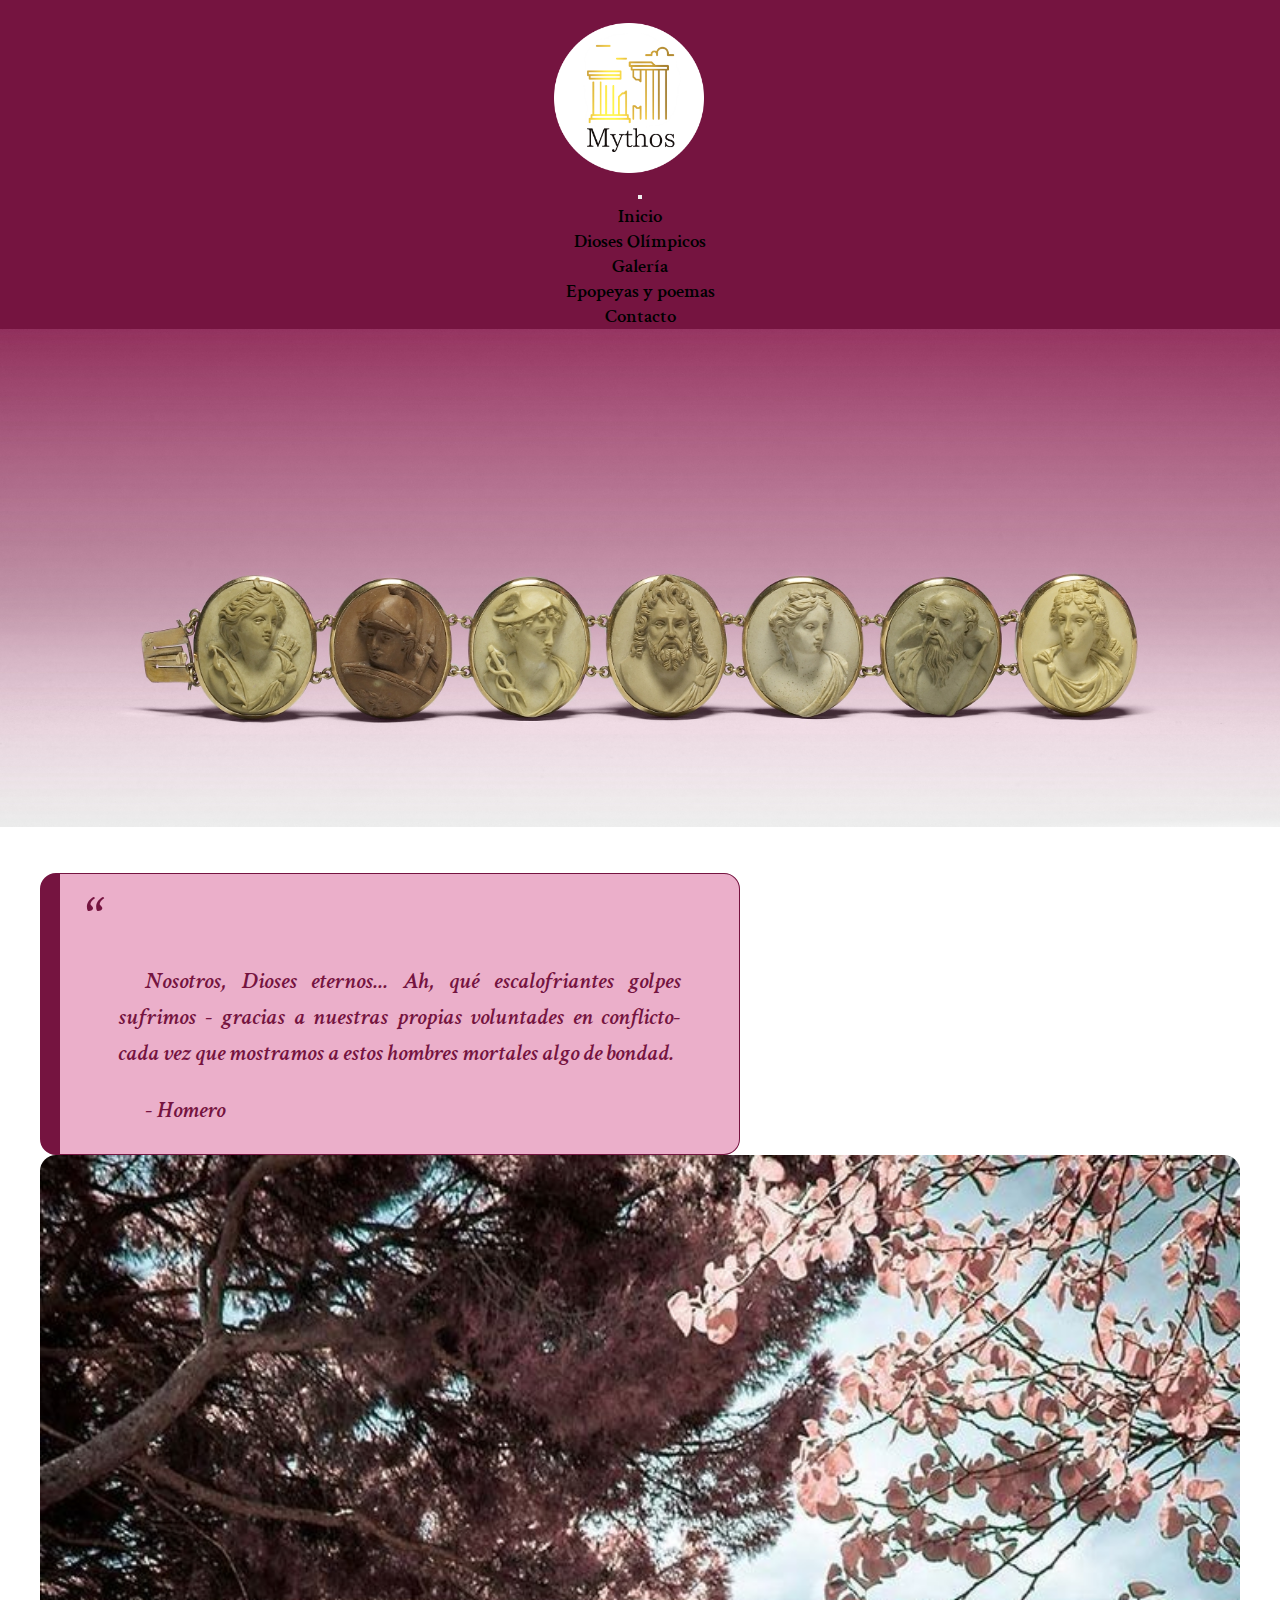
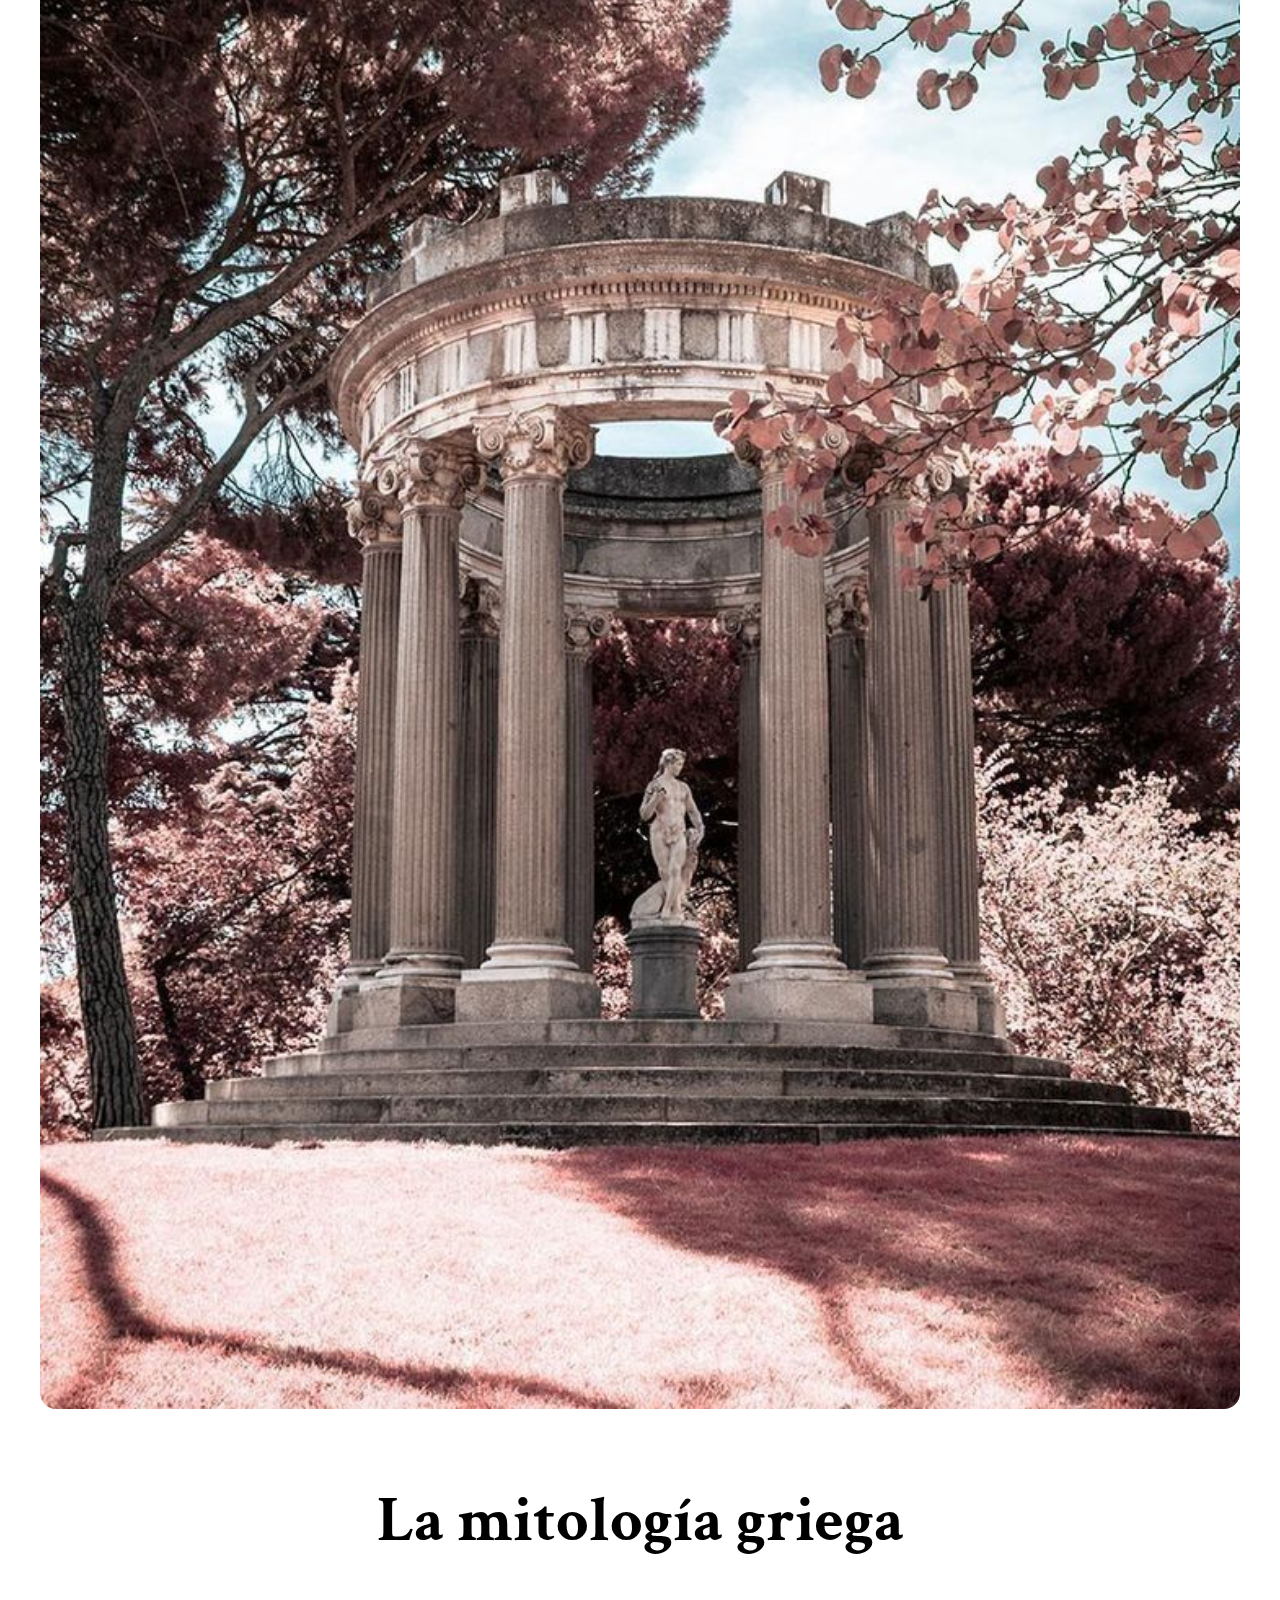
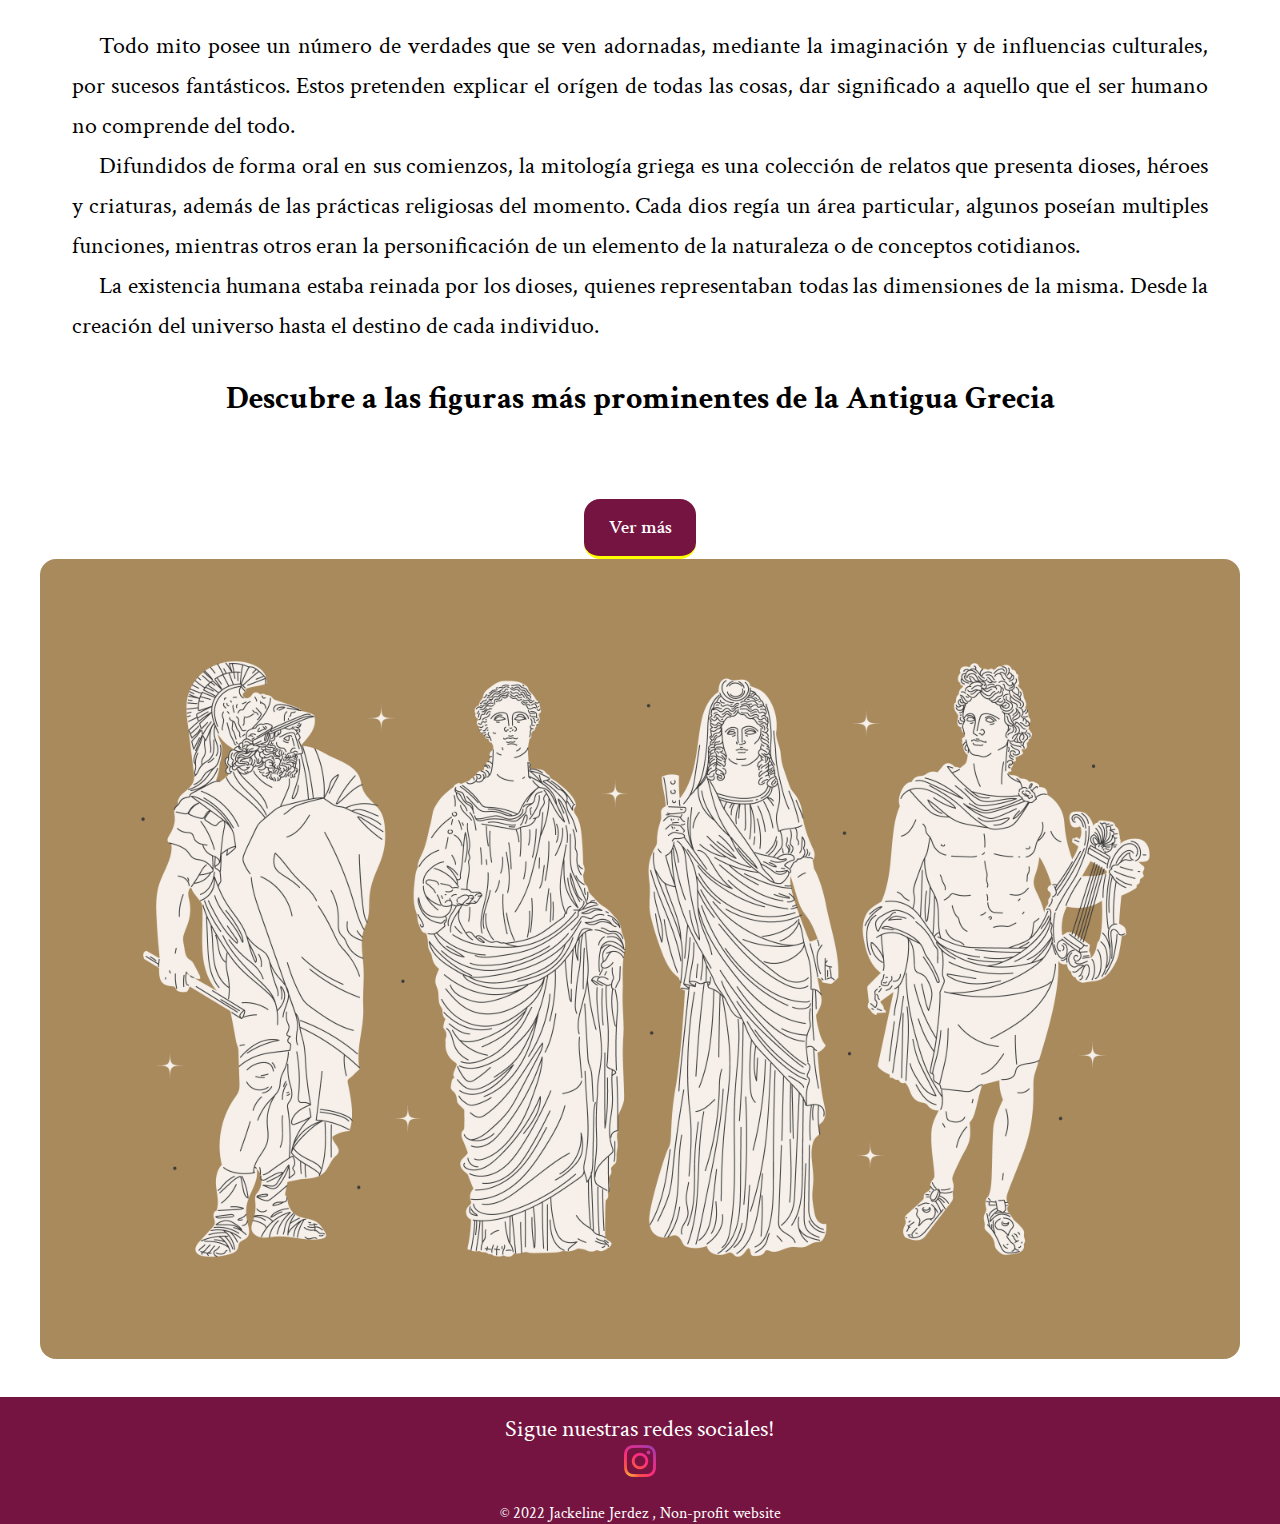
<file: index.html>
<!DOCTYPE html>
<html lang="en">

<head>
    <meta charset="UTF-8">
    <meta http-equiv="X-UA-Compatible" content="IE=edge">
    <meta name="viewport" content="width=device-width, initial-scale=1.0">
    <meta name="description"
        content="Mythos, una página para aprender sobre figuras importantes de la mitología griega.">
    <meta name="keywords" content="mitologia griega, panteon griego, dioses, antigua grecia, mitos, mythos">
    <link rel="shortcut icon" href="./assets/logo.png">
    <link rel="preconnect" href="https://fonts.googleapis.com">
    <link rel="preconnect" href="https://fonts.gstatic.com" crossorigin>
    <link href="https://fonts.googleapis.com/css2?family=Crimson+Text:wght@400;700&display=swap" rel="stylesheet">
    <link href="https://cdn.jsdelivr.net/npm/bootstrap@5.1.3/dist/css/bootstrap.min.css" rel="stylesheet"
        integrity="sha384-1BmE4kWBq78iYhFldvKuhfTAU6auU8tT94WrHftjDbrCEXSU1oBoqyl2QvZ6jIW3" crossorigin="anonymous">
    <link rel="stylesheet" href="./css/style.css" type="text/css">
    <title>Mythos: Mitología griega</title>
</head>

<body>
    <header class="header">
        <a href="index.html">
            <img class="header__logo" src="./assets/logo.png" alt="Logo de la pagina, pilares dorados">
        </a>
        <nav class="navbar navbar-expand-lg navbar-dark">
            <div class="container-fluid">
                <button class="navbar-toggler" type="button" data-bs-toggle="collapse" data-bs-target="#navbarNav"
                    aria-controls="navbarNav" aria-expanded="false" aria-label="Toggle navigation">
                    <span class="navbar-toggler-icon"></span>
                </button>
                <div class="collapse navbar-collapse justify-content-center" id="navbarNav">
                    <ul class="navbar-nav">
                        <li class="nav-item">
                            <a class="nav-link" aria-current="page" href="index.html">Inicio</a>
                        </li>
                        <li class="nav-item">
                            <a class="nav-link" href="./pages/diosolimpico.html">Dioses Olímpicos</a>
                        </li>
                        <li class="nav-item">
                            <a class="nav-link" href="./pages/galeria.html">Galería</a>
                        </li>
                        <li class="nav-item">
                            <a class="nav-link" href="./pages/epopeya.html">Epopeyas y poemas</a>
                        </li>
                        <li class="nav-item">
                            <a class="nav-link" href="./pages/contacto.html">Contacto</a>
                        </li>
                    </ul>
                </div>
            </div>
        </nav>
    </header>

    <main class="main">
        <section class="box1">
            <img src="./assets/images/headerphoto.jpg"
                alt="brazalete de los dioses romanos, diana, marte, mercurio, jupiter, venus, saturno y apolo">
        </section>
        <div class="container">
            <div class="row row align-items-center">
                <div class="box2 col-md-12 d-flex justify-content-center">
                    <blockquote class="main__quote main__quote__border">
                        <p class="main__quote__text">
                            Nosotros, Dioses eternos... Ah, qué escalofriantes golpes
                            sufrimos - gracias a nuestras propias voluntades en conflicto-
                            cada vez que mostramos a estos hombres mortales algo de bondad.
                        </p>
                        <br />
                        <p class="main__quote__text main__quote__text__credit">
                            - Homero
                        </p>
                    </blockquote>
                </div>
                <div class="box6 col-md-6 text-center">
                    <img class="greeks" src="./assets/images/greeks.jpeg"
                        alt="columnas griegas con estatua de afrodita en el centro">
                </div>
                <div class="box3 col-md-6">
                    <h1 class="main__title">La mitología griega</h1>
                    <div class="introductions">
                        <p>Todo mito posee un número de verdades que se ven adornadas, mediante la imaginación y de
                            influencias culturales, por sucesos fantásticos. Estos pretenden explicar el orígen de todas
                            las cosas, dar significado a aquello que el ser humano no comprende del todo.
                        </p>
                        <p>
                            Difundidos de forma oral en sus comienzos, la mitología griega es una colección de relatos
                            que presenta dioses, héroes y criaturas, además de las prácticas religiosas del momento.
                            Cada dios regía un área particular, algunos poseían multiples funciones, mientras otros eran
                            la personificación de un elemento de la naturaleza o de conceptos cotidianos.
                        </p>
                        <p>
                            La existencia humana estaba reinada por los dioses, quienes representaban todas las
                            dimensiones de
                            la misma. Desde la creación del universo hasta el destino de cada individuo.
                        </p>
                    </div>
                </div>
            </div>
            <div class="row">
                <div class="box4 col-md-6">
                    <h2 class="main__title__two">
                        Descubre a las figuras más prominentes de la Antigua Grecia
                    </h2>
                    <div class="box">
                        <a class=box__go__to href="./pages/diosolimpico.html">Ver más</a>
                    </div>
                </div>
                <div class="box5 col-md-6">
                    <img class="index__img" src="./assets/images/gods.jpg" alt="Imagen de Ares, Atenea, Hera y Apolo">
                </div>
            </div>
        </div>
    </main>
    <footer class="footer">
        <h3>Sigue nuestras redes sociales!</h3>
        <br />
        <div>
            <a href="https://www.instagram.com/mythos_on/">
                <img class="footer__logo" src="./assets/logoinsta.png" alt="Logo de Instagram" width="30px"
                    height="30px">
            </a>
        </div>
        <span>&copy; 2022 Jackeline Jerdez , Non-profit website</span>
    </footer>
    <script src="https://cdn.jsdelivr.net/npm/bootstrap@5.1.3/dist/js/bootstrap.bundle.min.js"
        integrity="sha384-ka7Sk0Gln4gmtz2MlQnikT1wXgYsOg+OMhuP+IlRH9sENBO0LRn5q+8nbTov4+1p"
        crossorigin="anonymous"></script>
</body>

</html>
</file>
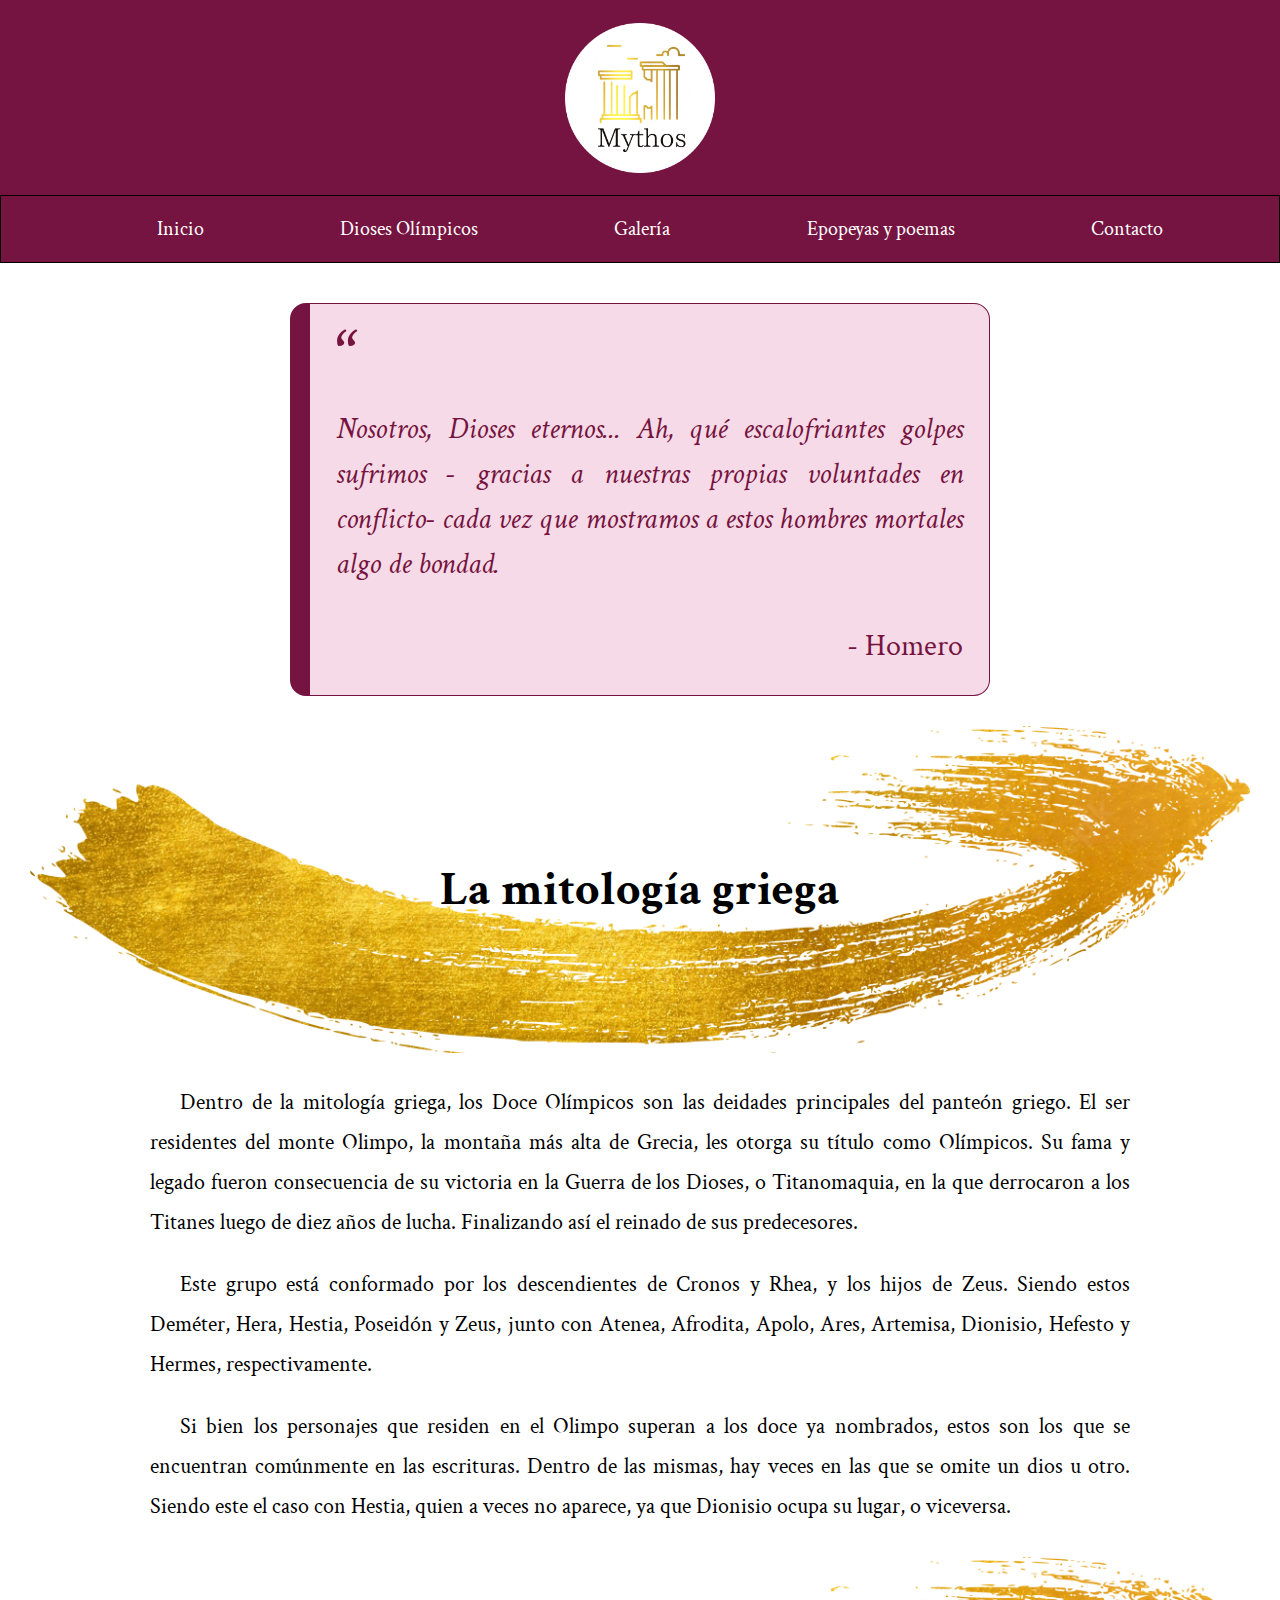
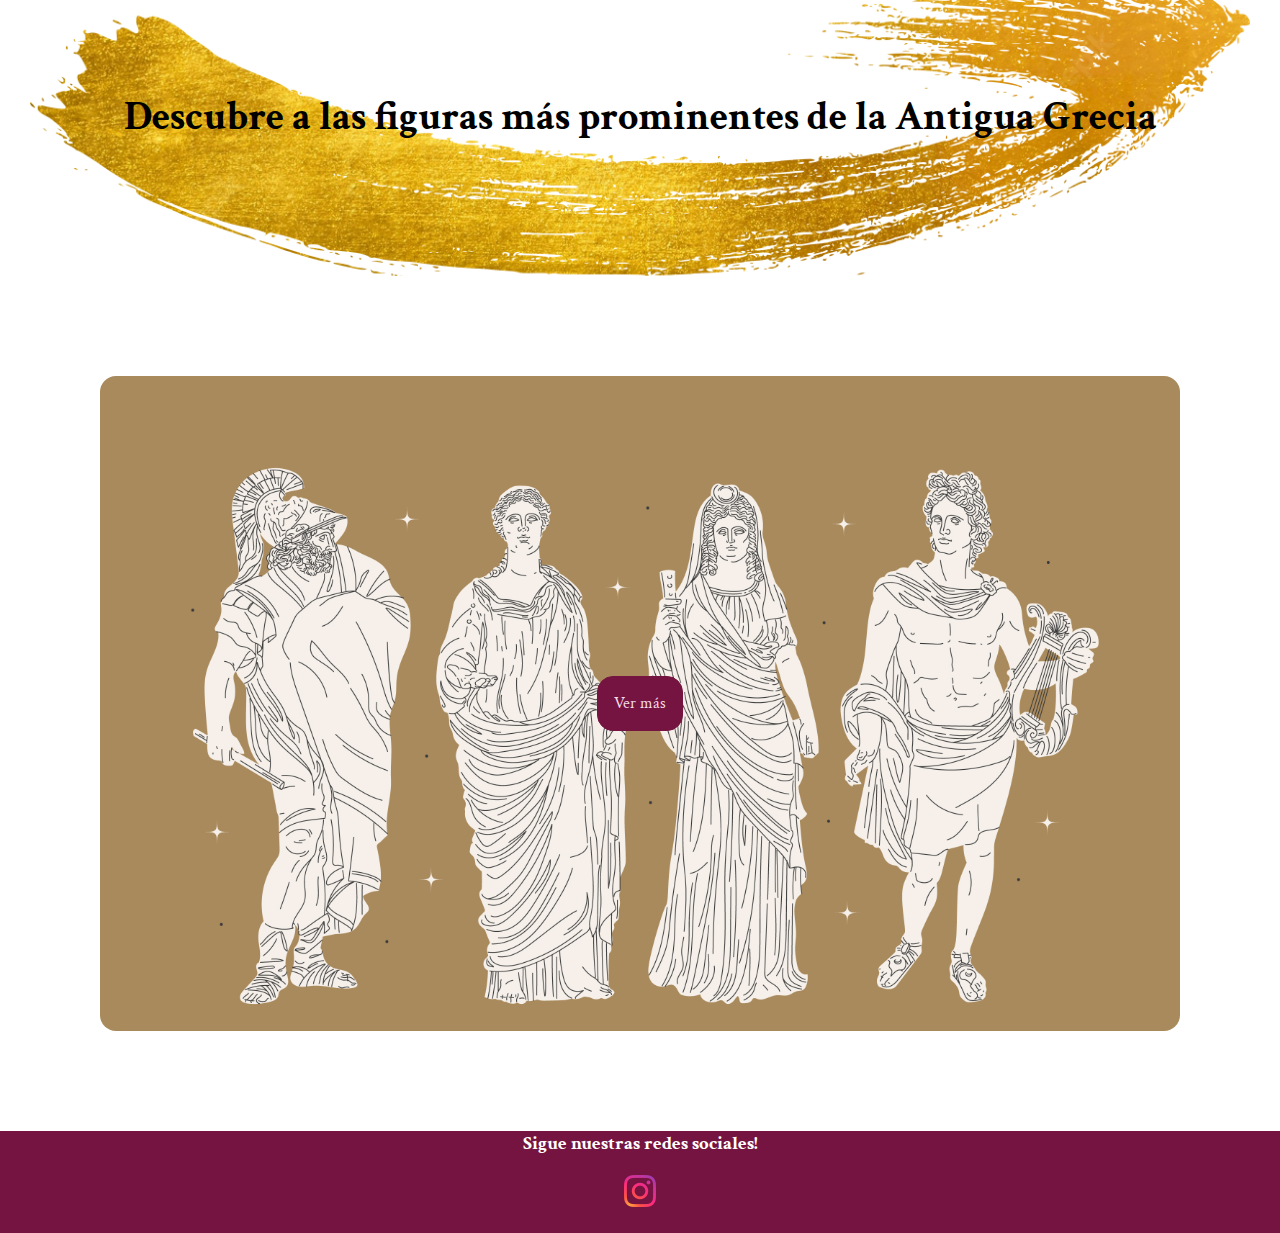
<file: Coderhouse/index.html>
<!DOCTYPE html>
<html lang="en">

<head>
    <meta charset="UTF-8">
    <meta http-equiv="X-UA-Compatible" content="IE=edge">
    <meta name="viewport" content="width=device-width, initial-scale=1.0">
    <link rel="shortcut icon" href="./assets/logo.png">
    <link rel="preconnect" href="https://fonts.googleapis.com">
    <link rel="preconnect" href="https://fonts.gstatic.com" crossorigin>
    <link href="https://fonts.googleapis.com/css2?family=Crimson+Text:wght@400;700&display=swap" rel="stylesheet">
    <link rel="stylesheet" href="./css/style.css" type="text/css">
    <title>Mythos: Mitología griega</title>
</head>

<body>
    <header class="header">
        <a href="./index.html">
            <img class="header__logo" src="./assets/logo.png" alt="Logo de la pagina">
        </a>
        <nav>
            <ul class="header__menu">
                <li><a href="./index.html">Inicio</a></li>
                <li><a href="./pages/diosolimpico.html">Dioses Olímpicos</a></li>
                <li><a href="./pages/galeria.html">Galería</a></li>
                <li><a href="./pages/epopeya.html">Epopeyas y poemas</a></li>
                <li><a href="./pages/contacto.html">Contacto</a></li>
            </ul>
        </nav>
    </header>

    <main class="main">
        <blockquote class="main__quote main__quote__border">
            <p class="main__quote__text">
                Nosotros, Dioses eternos... Ah, qué escalofriantes golpes
                sufrimos - gracias a nuestras propias voluntades en conflicto-
                cada vez que mostramos a estos hombres mortales algo de bondad.
            </p>
            <br />
            <p class="main__quote__text main__quote__text__credit">
                - Homero
            </p>
        </blockquote>
        <div class="brush__stroke">
            <h1 class="main__title">La mitología griega</h1>
        </div>
        <section class="introduction">
            <p>
                Dentro de la mitología griega, los Doce Olímpicos son las deidades principales del panteón griego. El
                ser residentes del monte Olimpo, la montaña más alta de Grecia, les otorga su título como Olímpicos. Su
                fama y legado fueron consecuencia de su victoria en la Guerra de los Dioses, o Titanomaquia, en la que
                derrocaron a los Titanes luego de diez años de lucha. Finalizando así el reinado de sus predecesores.
            </p>
            <p>
                Este grupo está conformado por los descendientes de Cronos y Rhea, y los hijos de Zeus. Siendo estos
                Deméter, Hera, Hestia, Poseidón y Zeus, junto con Atenea, Afrodita, Apolo, Ares, Artemisa, Dionisio,
                Hefesto y Hermes, respectivamente.
            </p>
            <p>
                Si bien los personajes que residen en el Olimpo superan a los doce ya nombrados, estos son los que se
                encuentran comúnmente en las escrituras. Dentro de las mismas, hay veces en las que se omite un dios u
                otro. Siendo este el caso con Hestia, quien a veces no aparece, ya que Dionisio ocupa su lugar, o
                viceversa.
            </p>
        </section>
        <div class="brush__stroke">
            <h2 class="main__title__two">Descubre a las figuras más prominentes de la Antigua Grecia</h2>
        </div>
        <div class="box">
            <a class=box__go__to href="./pages/diosolimpico.html">Ver más</a>
        </div>
    </main>
    <footer class="footer">
        <h3>Sigue nuestras redes sociales!</h3>
        <br />
        <div>
            <a href="https://www.instagram.com/mythos_on/">
                <img class="footer__logo" src="./assets/logoinsta.png" width="30px" height="30px">
            </a>
        </div>
    </footer>

</body>

</html>
</file>
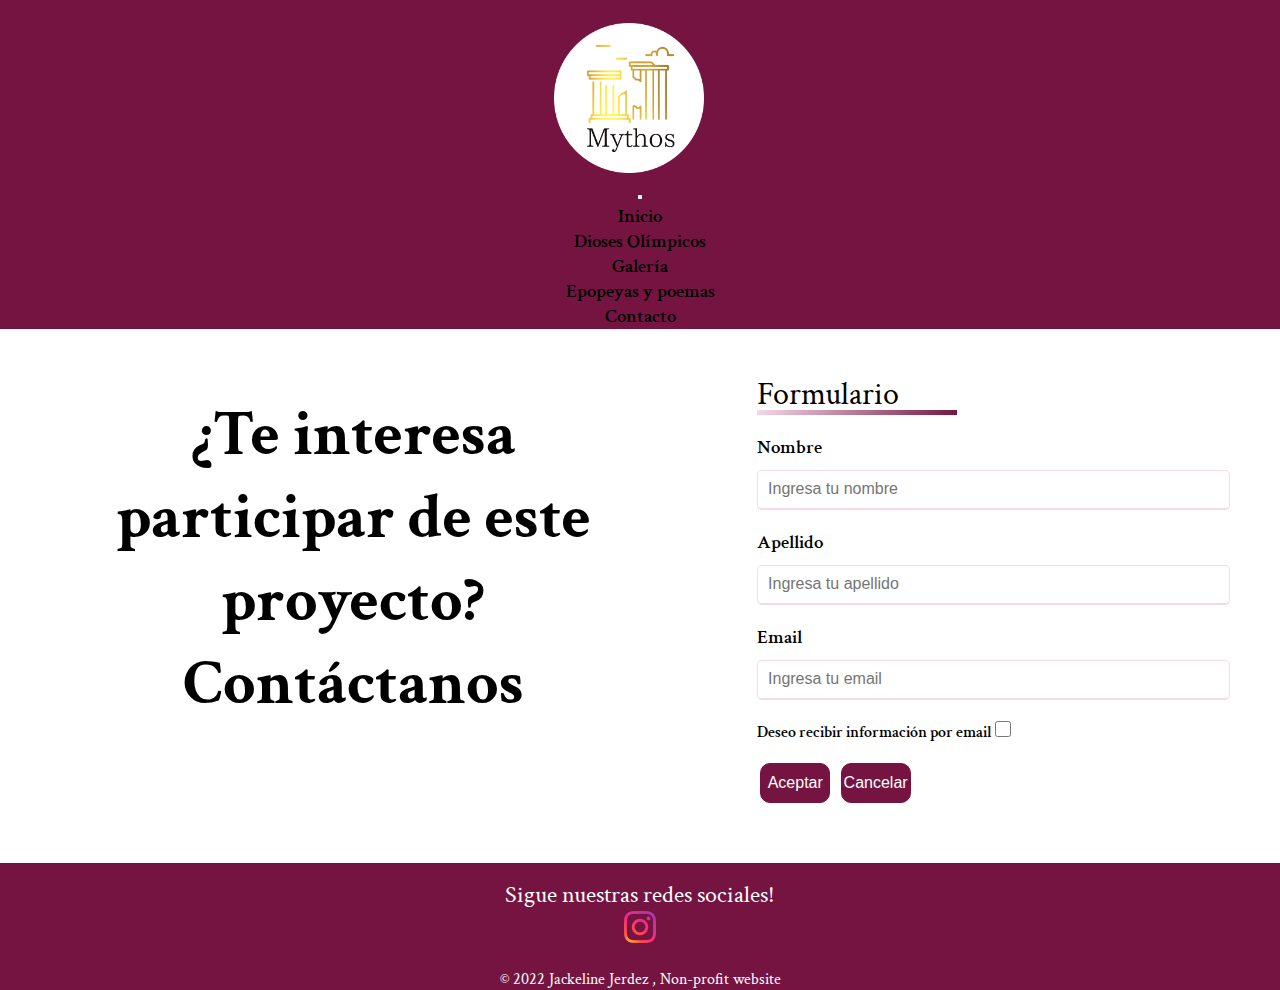
<file: pages/contacto.html>
<!DOCTYPE html>
<html lang="en">

<head>
    <meta charset="UTF-8">
    <meta http-equiv="X-UA-Compatible" content="IE=edge">
    <meta name="viewport" content="width=device-width, initial-scale=1.0">
    <meta name="description"
        content="Si te gusta la mitología griega y te interesa formar parte de Mythos, contáctanos!">
    <meta name="keywords" content="formulario, contacto, información, participación">
    <link rel="shortcut icon" href="../assets/logo.png">
    <link rel="preconnect" href="https://fonts.googleapis.com">
    <link rel="preconnect" href="https://fonts.gstatic.com" crossorigin>
    <link href="https://fonts.googleapis.com/css2?family=Crimson+Text:wght@400;700&display=swap" rel="stylesheet">
    <link href="https://cdn.jsdelivr.net/npm/bootstrap@5.1.3/dist/css/bootstrap.min.css" rel="stylesheet"
        integrity="sha384-1BmE4kWBq78iYhFldvKuhfTAU6auU8tT94WrHftjDbrCEXSU1oBoqyl2QvZ6jIW3" crossorigin="anonymous">
    <link rel="stylesheet" href="../css/style.css" type="text/css">
    <title>Contacto</title>
</head>

<body>
    <header class="header">
        <a href="../index.html">
            <img class="header__logo" src="../assets/logo.png" alt="Logo de la pagina">
        </a>
        <nav class="navbar navbar-expand-lg navbar-dark">
            <div class="container-fluid">
                <button class="navbar-toggler" type="button" data-bs-toggle="collapse" data-bs-target="#navbarNav"
                    aria-controls="navbarNav" aria-expanded="false" aria-label="Toggle navigation">
                    <span class="navbar-toggler-icon"></span>
                </button>
                <div class="collapse navbar-collapse justify-content-center" id="navbarNav">
                    <ul class="navbar-nav">
                        <li class="nav-item">
                            <a class="nav-link" aria-current="page" href="../index.html">Inicio</a>
                        </li>
                        <li class="nav-item">
                            <a class="nav-link" href="../pages/diosolimpico.html">Dioses Olímpicos</a>
                        </li>
                        <li class="nav-item">
                            <a class="nav-link" href="../pages/galeria.html">Galería</a>
                        </li>
                        <li class="nav-item">
                            <a class="nav-link" href="../pages/epopeya.html">Epopeyas y poemas</a>
                        </li>
                        <li class="nav-item">
                            <a class="nav-link" href="../pages/contacto.html">Contacto</a>
                        </li>
                    </ul>
                </div>
            </div>
        </nav>
    </header>

    <main class="main__contacts">

        <h1 class="page__title">¿Te interesa participar de este proyecto? Contáctanos</h1>

        <div class="container">
            <div class="title__form">Formulario</div>
            <form>
                <div class="user__info">
                    <div class="input">
                        <span class="data">Nombre</span>
                        <input type="text" placeholder="Ingresa tu nombre" required>
                    </div>

                    <div class="input">
                        <span class="data">Apellido</span>
                        <input type="text" placeholder="Ingresa tu apellido" required>
                    </div>

                    <div class="input">
                        <span class="data">Email</span>
                        <input type="text" placeholder="Ingresa tu email" required>
                    </div>
                    <div class="receive__news">
                        <label>Deseo recibir información por email</label>
                        <input class="check" type="checkbox">
                    </div>
                    <span>
                        <input type="submit" value="Aceptar">
                        <input type="reset" value="Cancelar">
                    </span>
                </div>
            </form>
        </div>
    </main>

    <footer class="footer">
        <h3>Sigue nuestras redes sociales!</h3>
        <br />
        <div>
            <a href="https://www.instagram.com/mythos_on/">
                <img class="footer__logo" src="../assets/logoinsta.png" alt="Logo de Instagram" width="30px"
                    height="30px">
            </a>
        </div>
        <span>&copy; 2022 Jackeline Jerdez , Non-profit website</span>
    </footer>
    <script src="https://cdn.jsdelivr.net/npm/bootstrap@5.1.3/dist/js/bootstrap.bundle.min.js"
        integrity="sha384-ka7Sk0Gln4gmtz2MlQnikT1wXgYsOg+OMhuP+IlRH9sENBO0LRn5q+8nbTov4+1p"
        crossorigin="anonymous"></script>
</body>

</html>
</file>
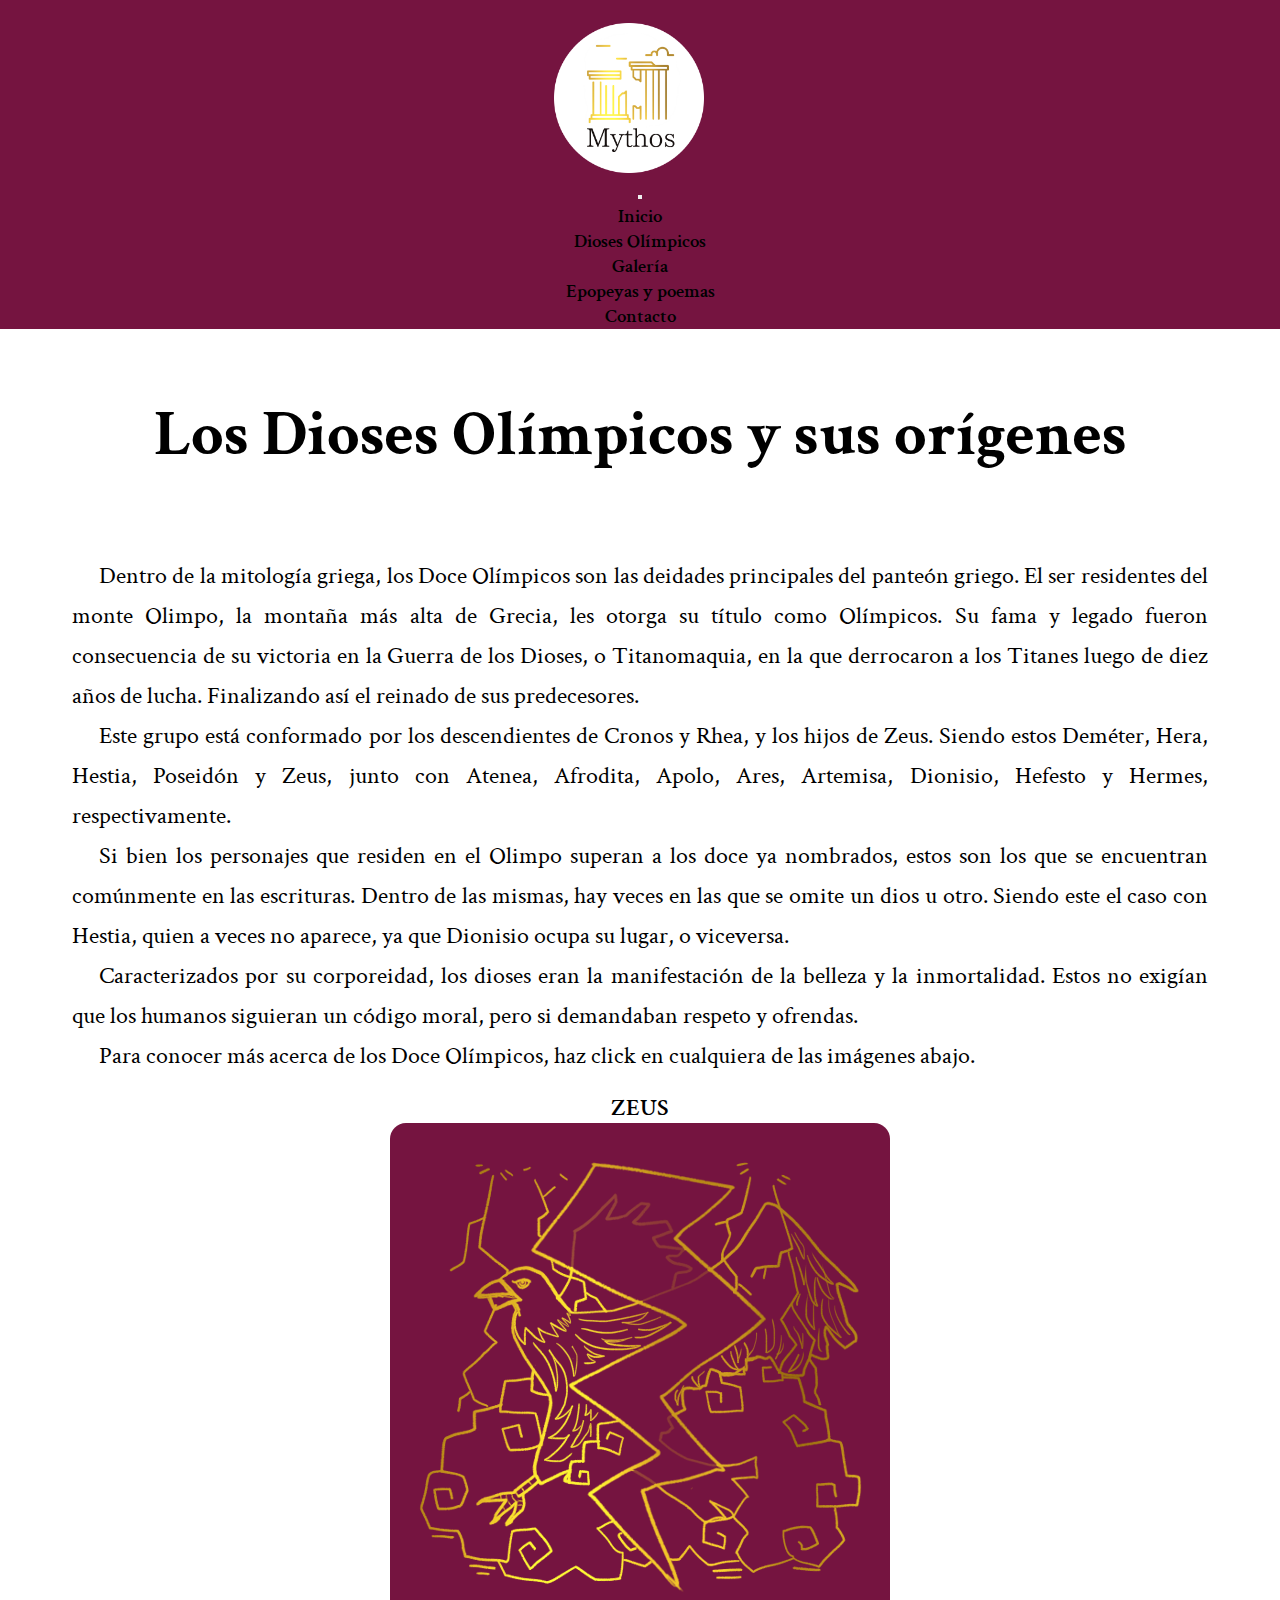
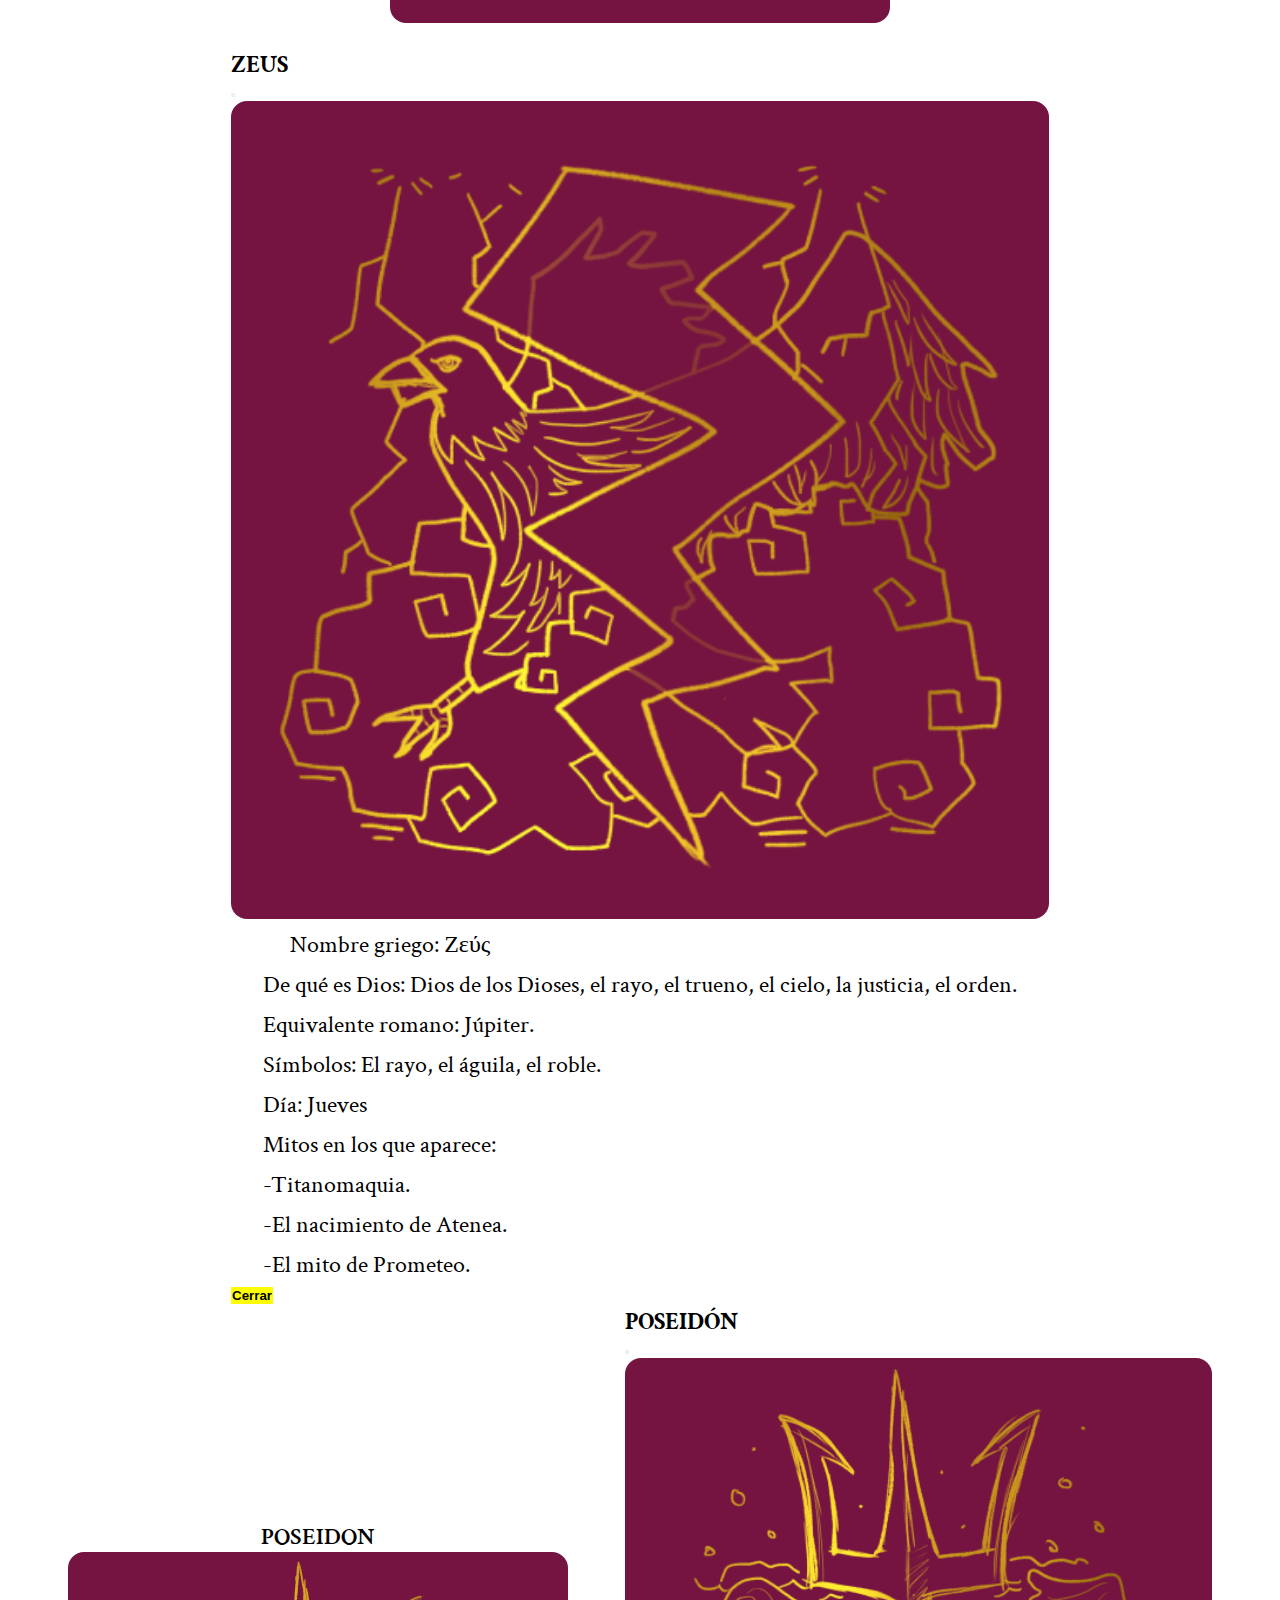
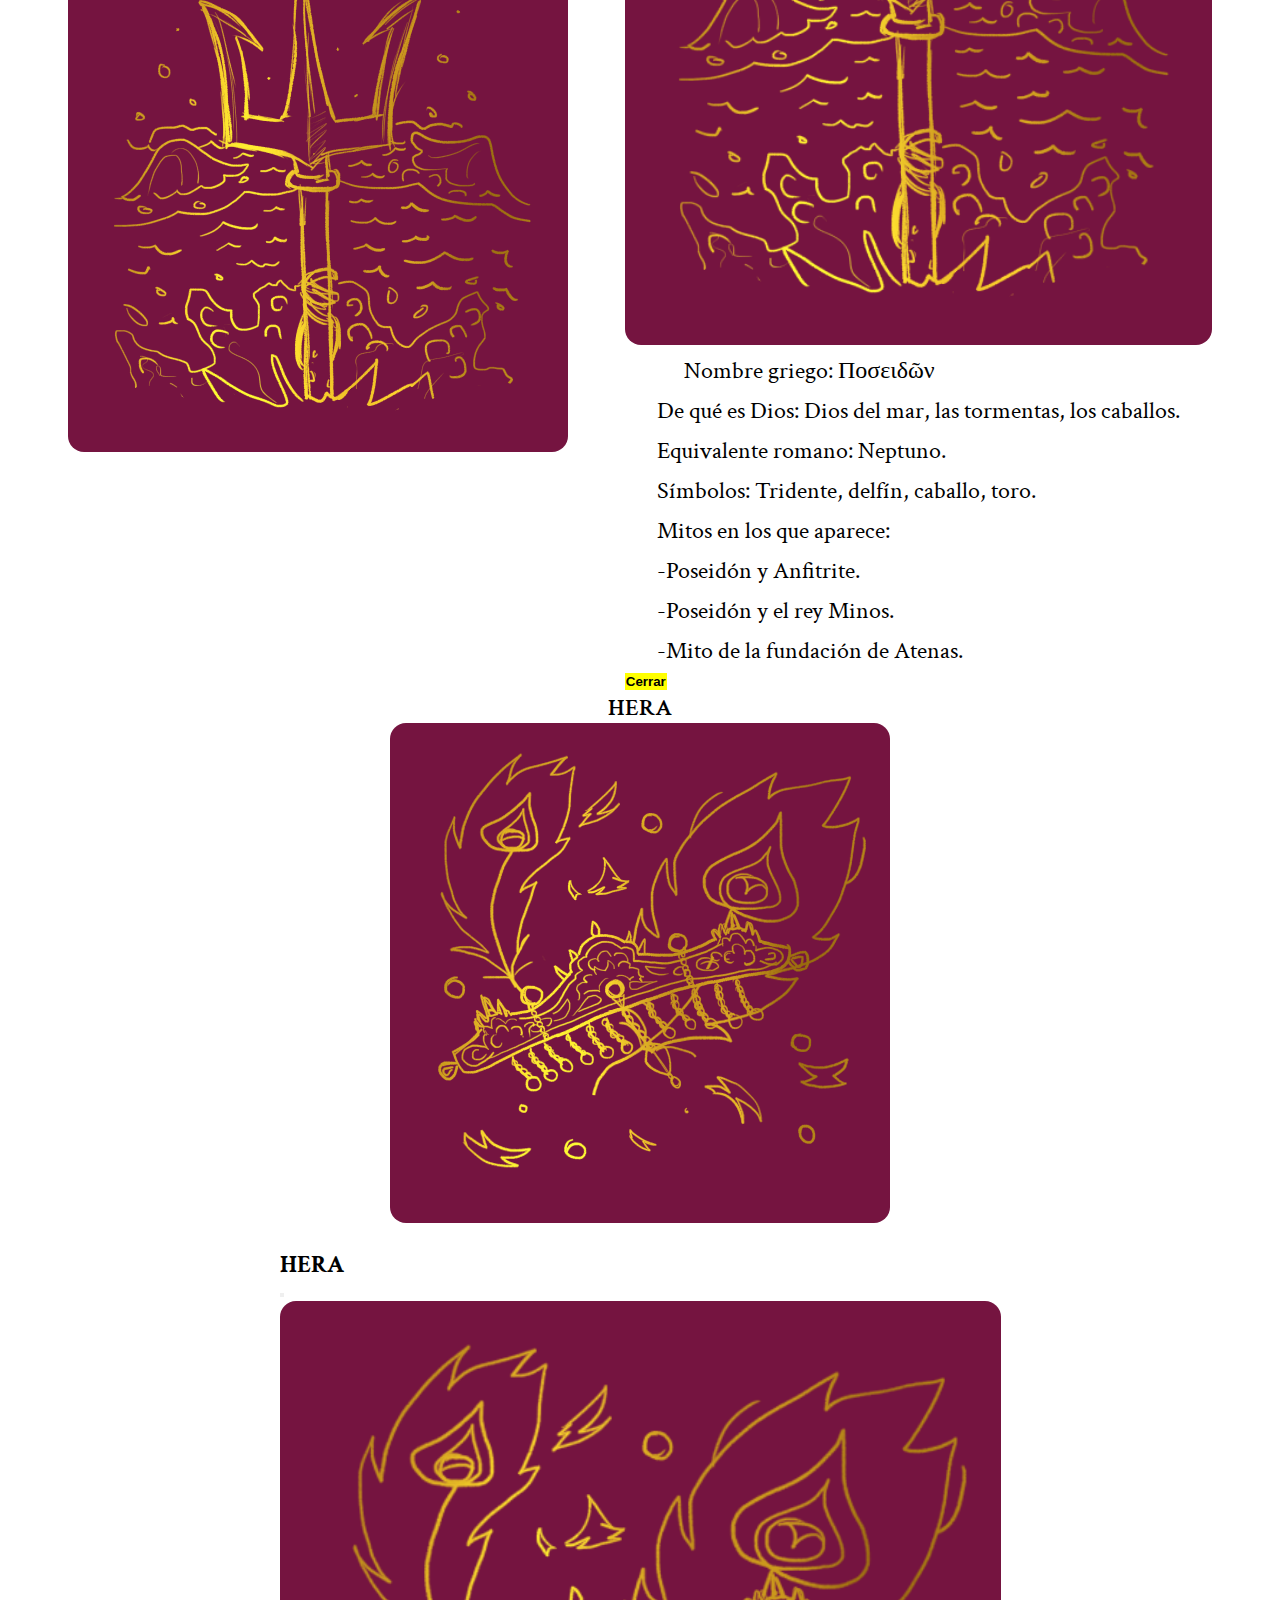
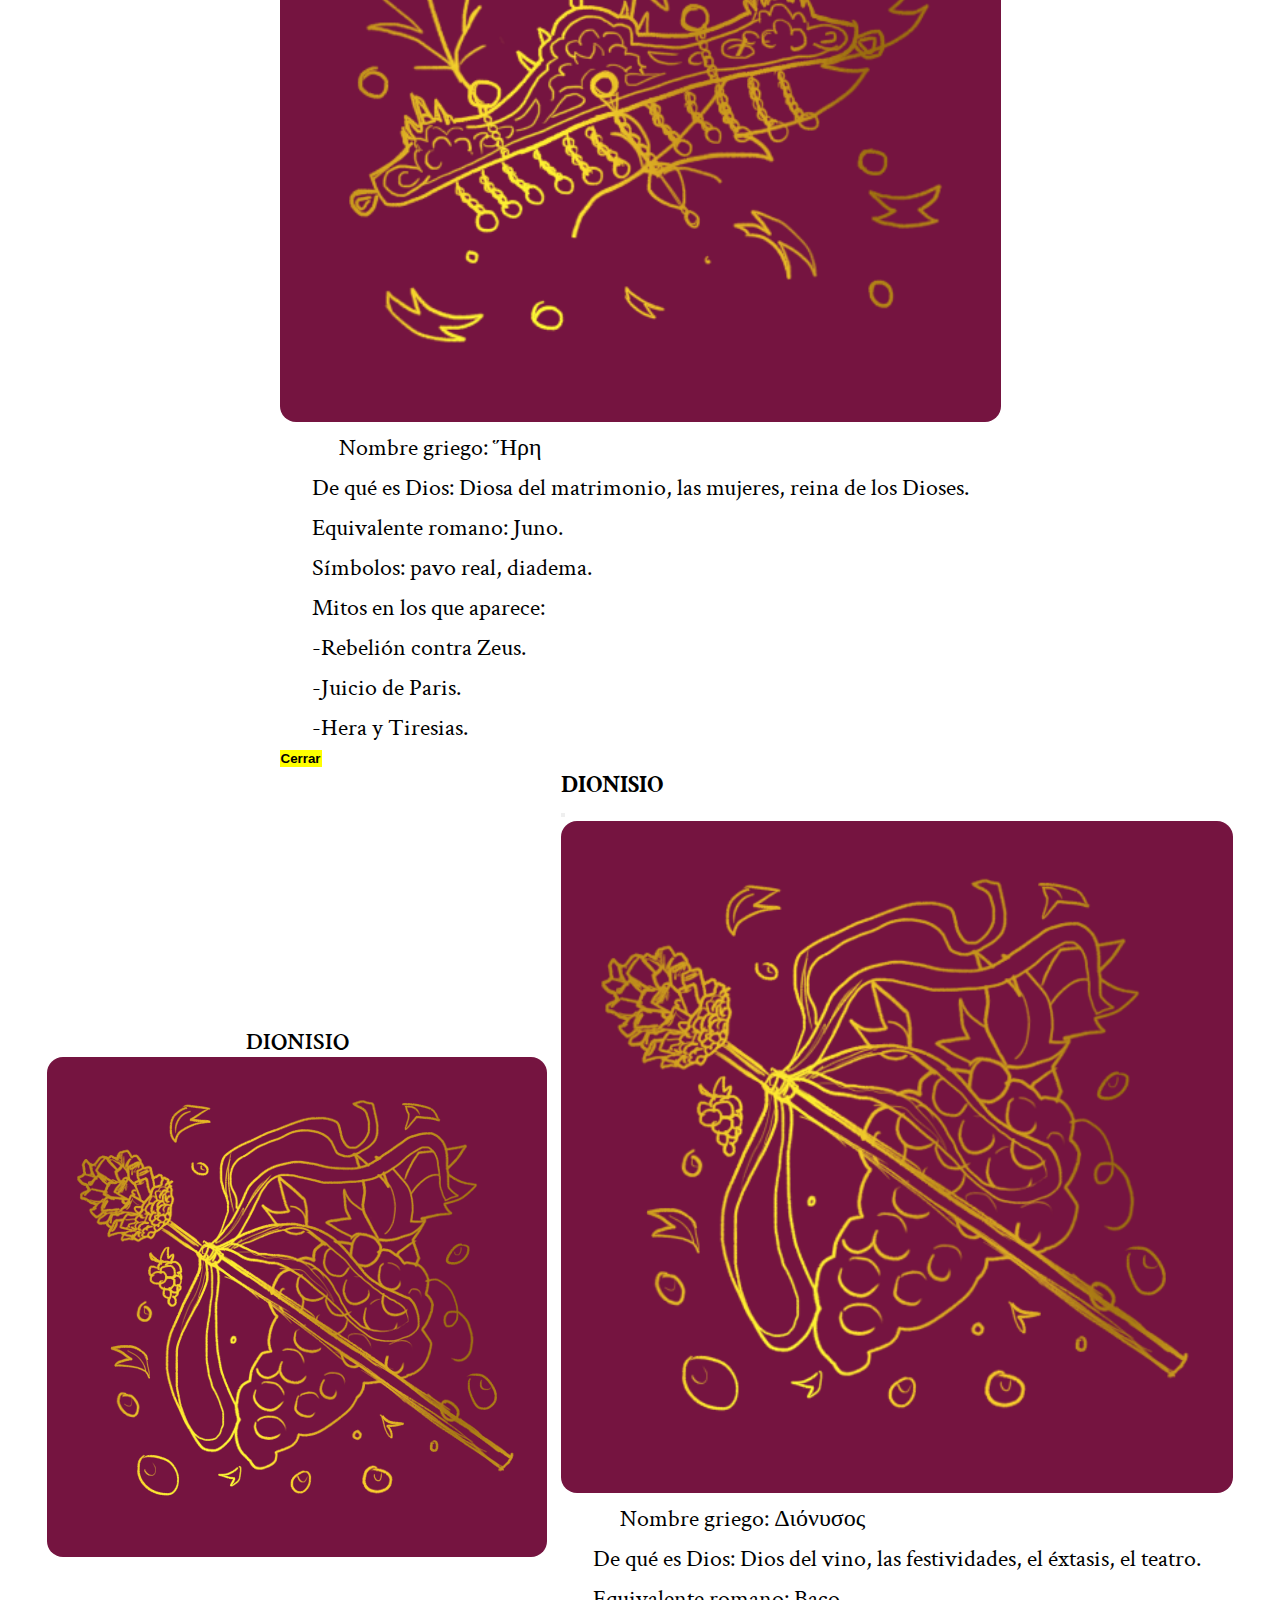
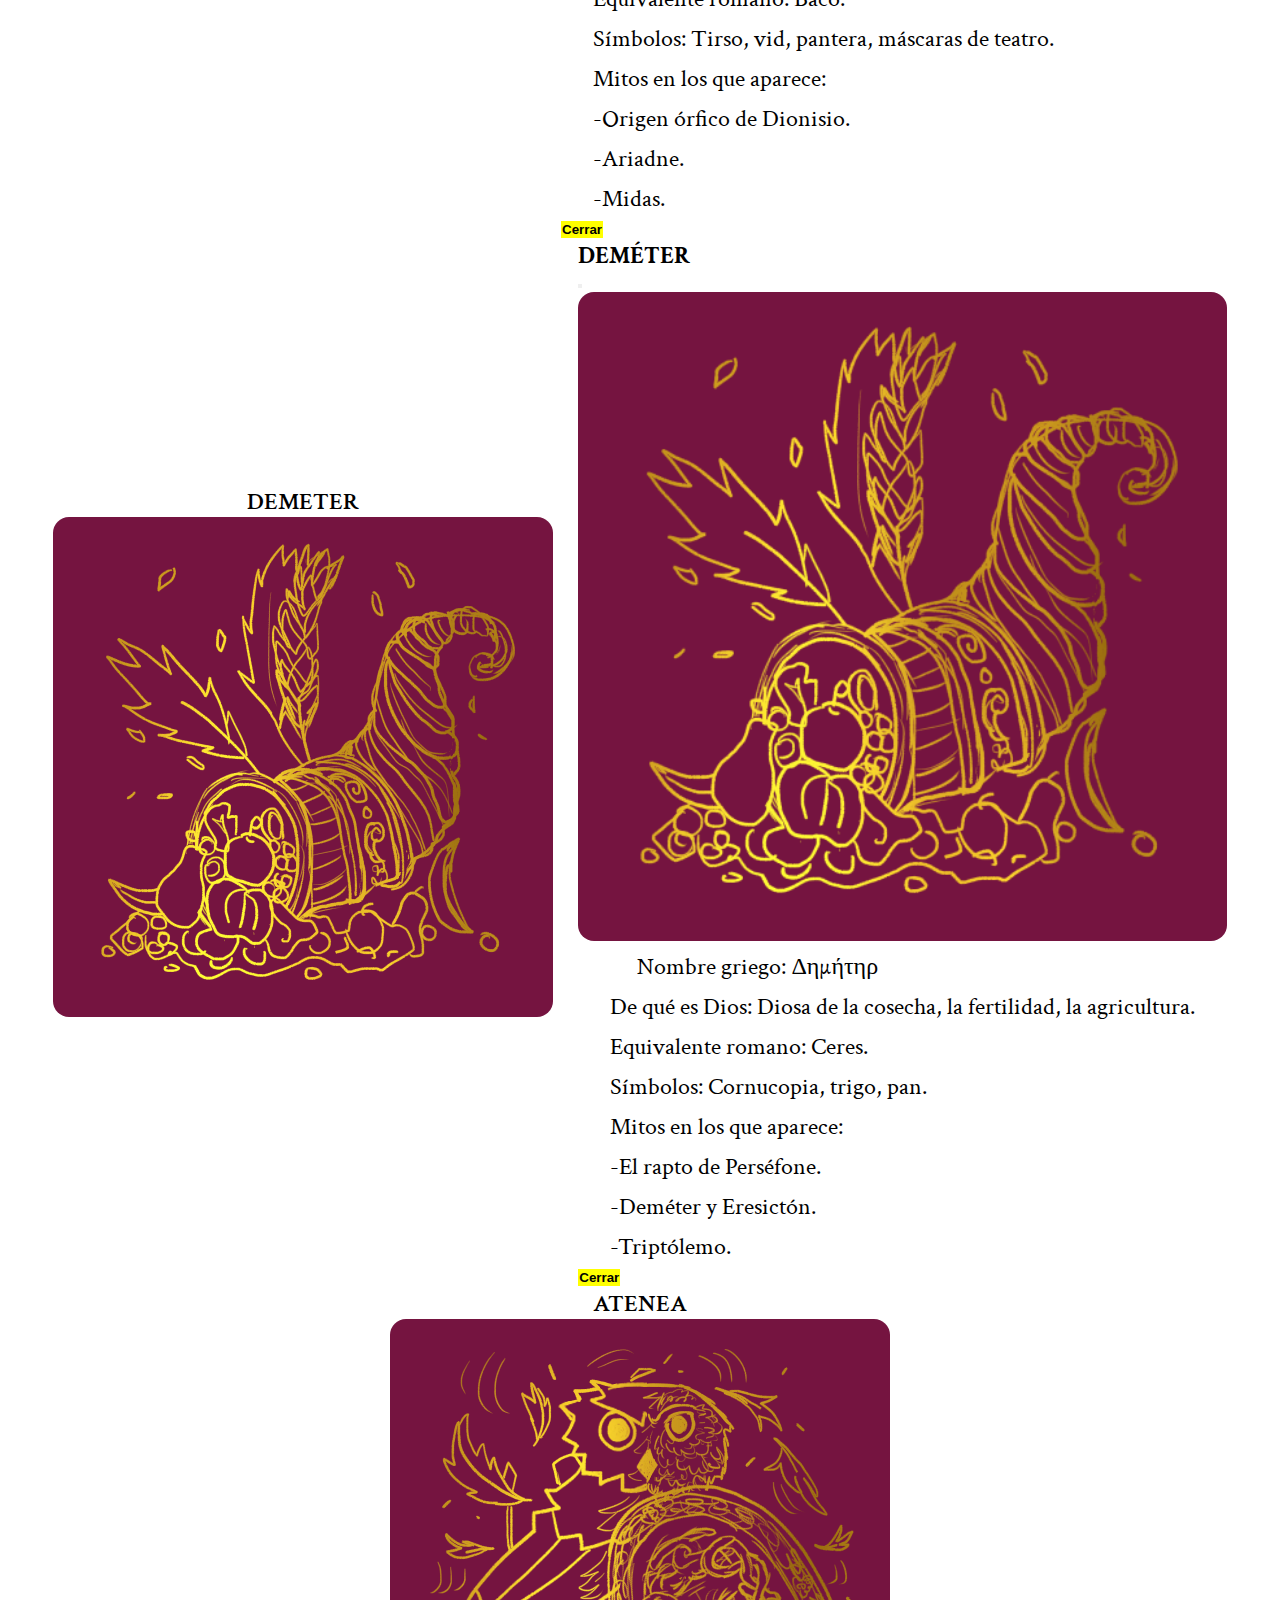
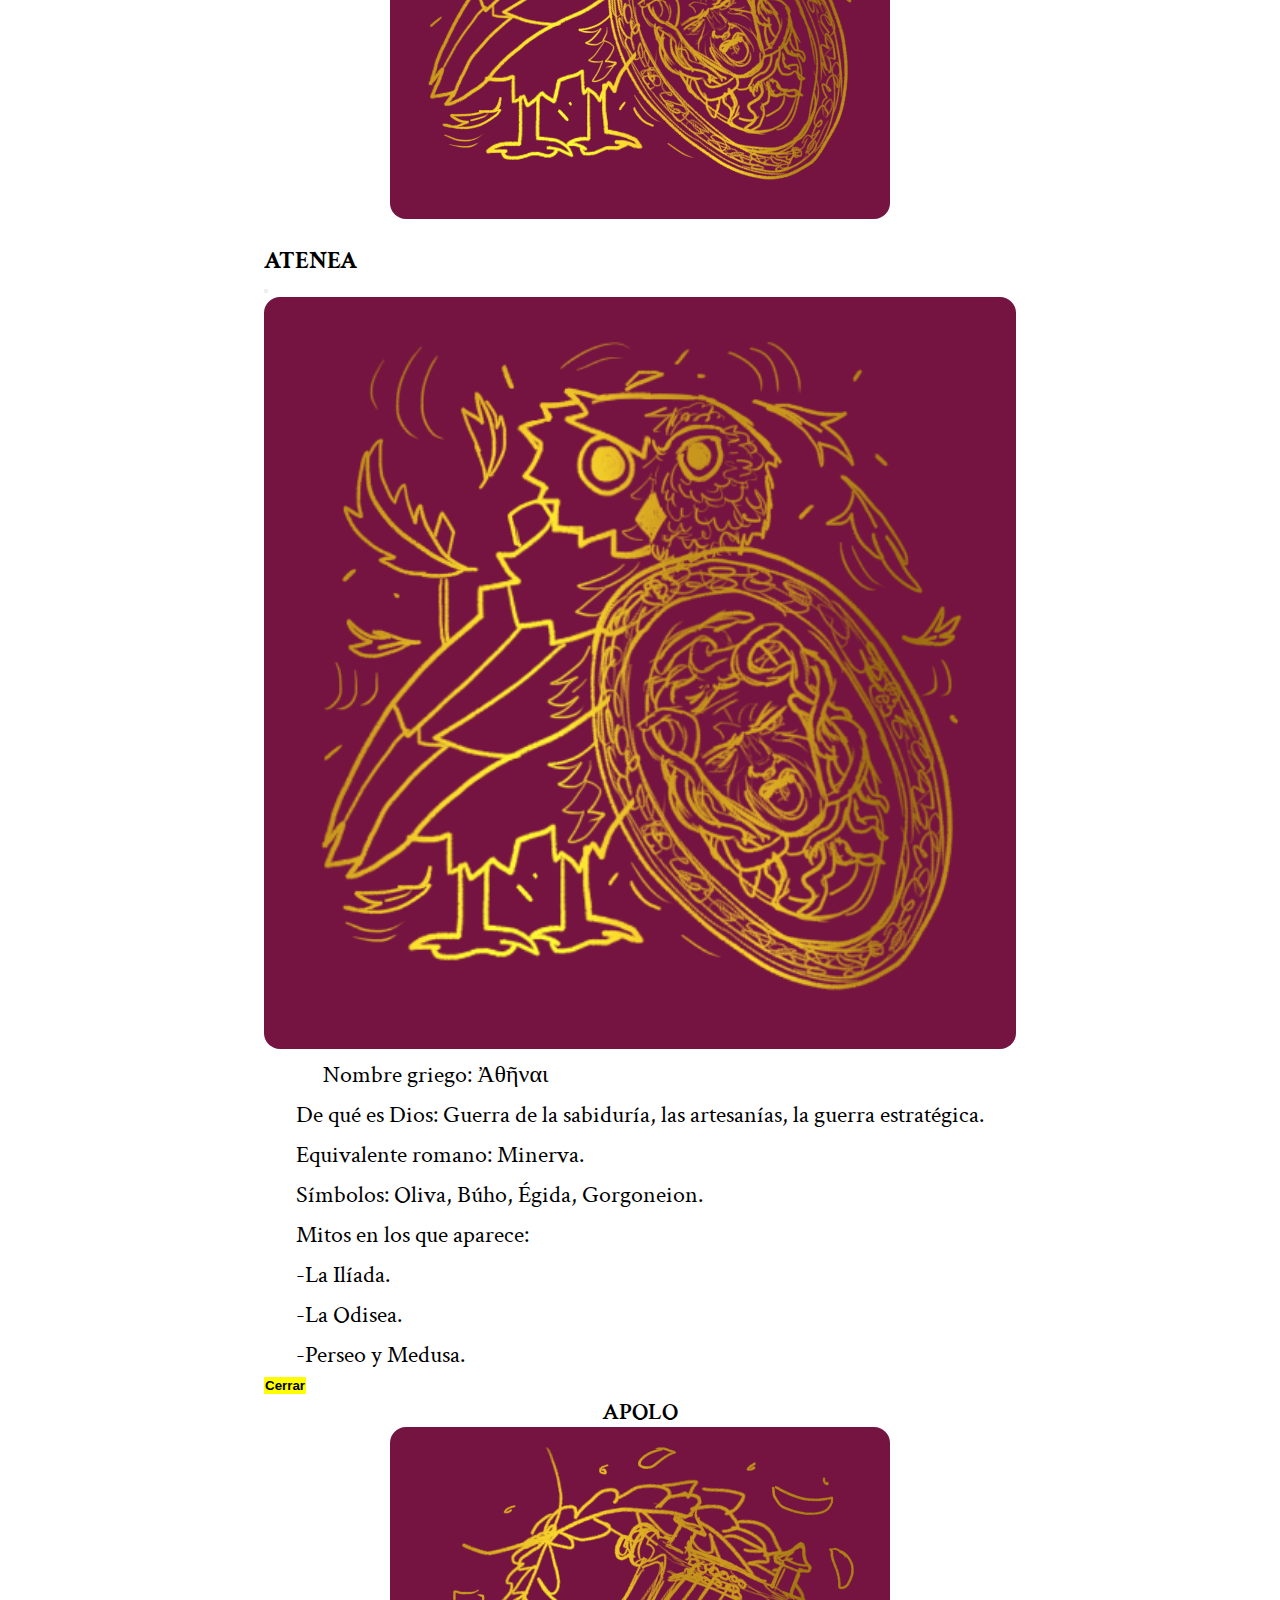
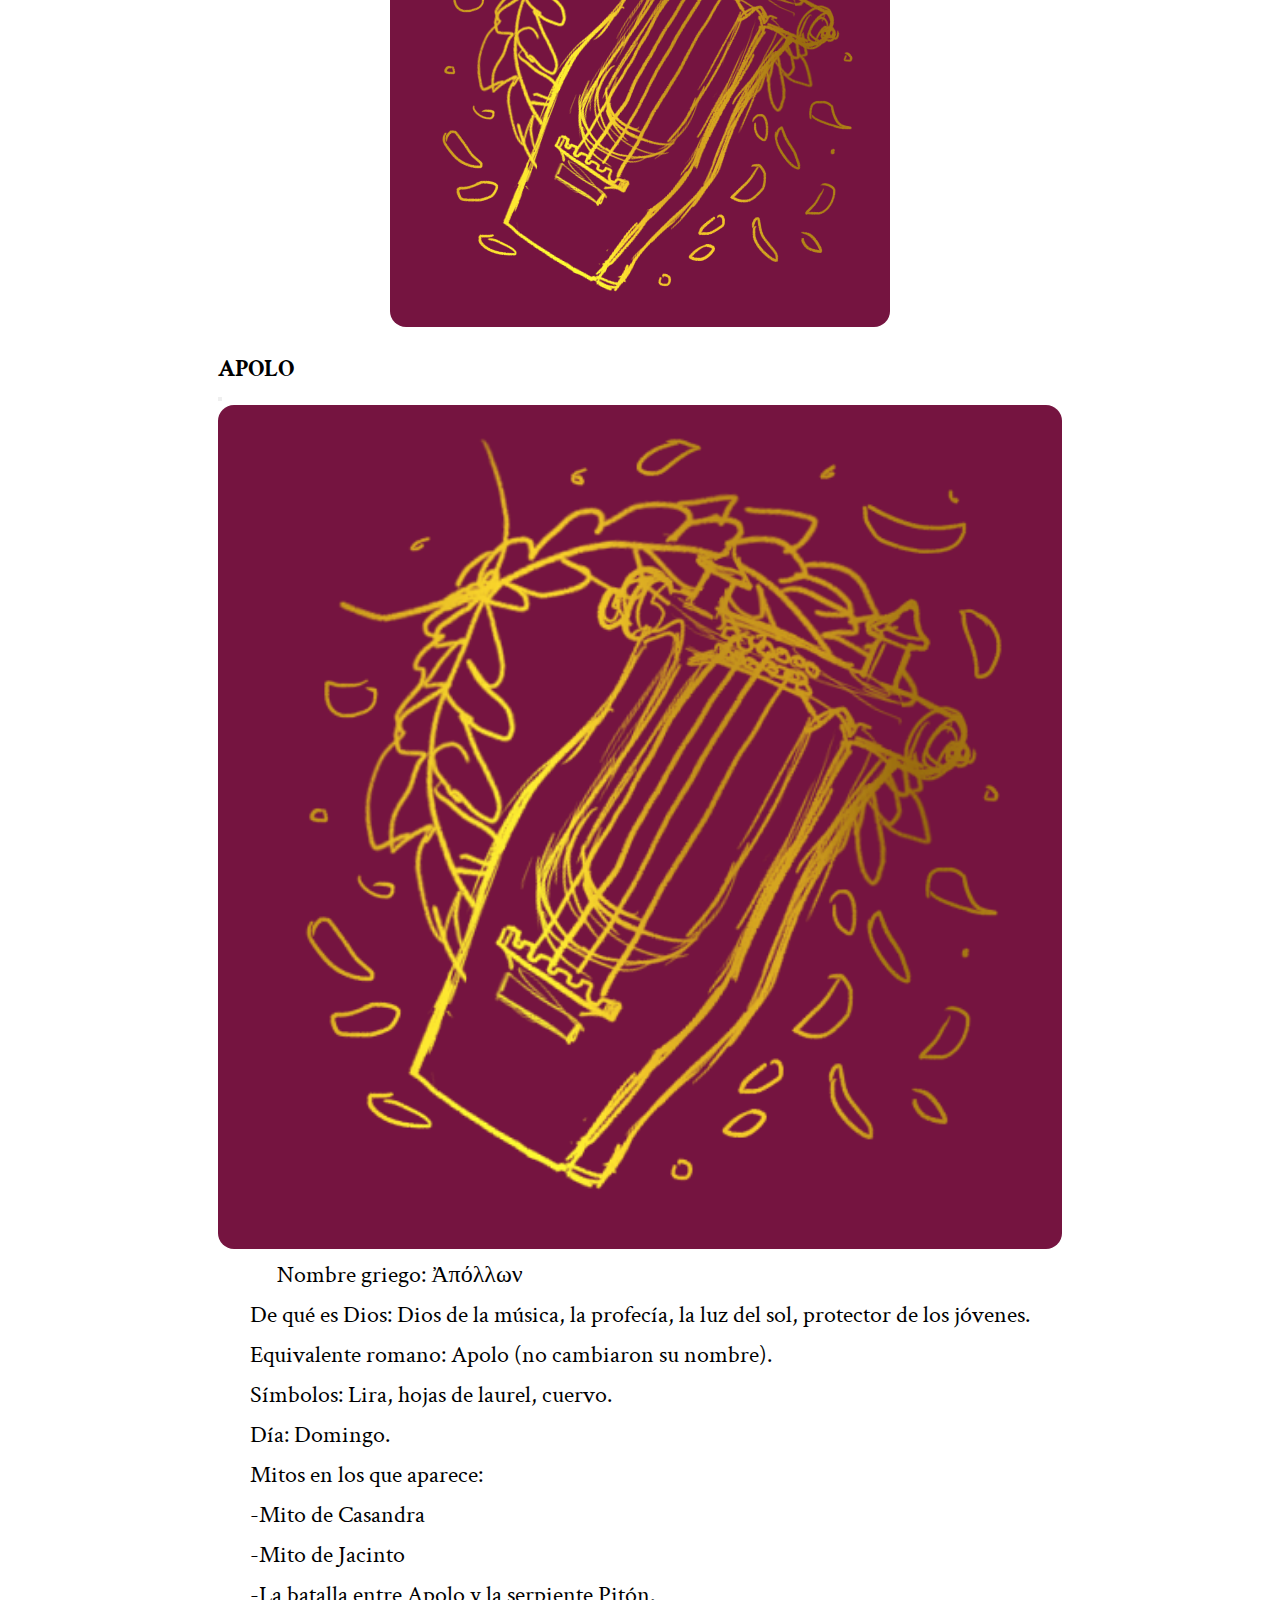
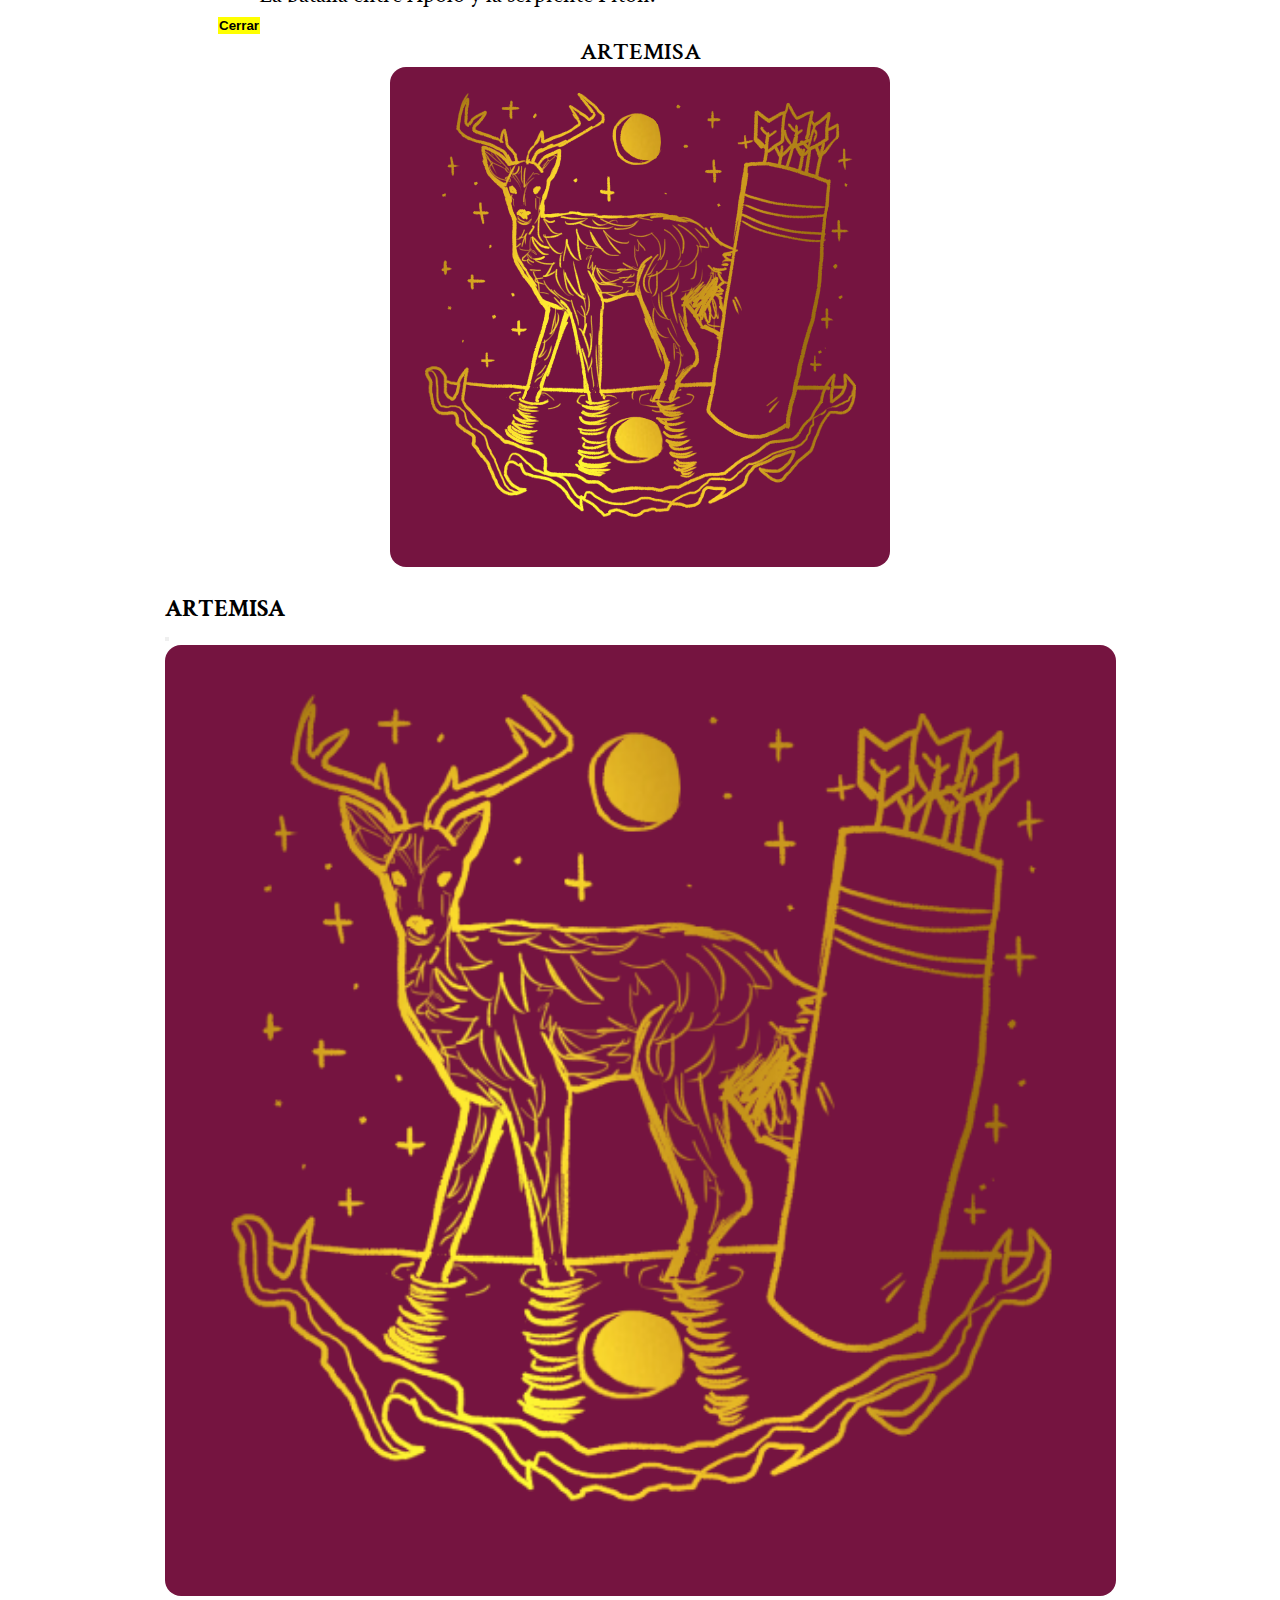
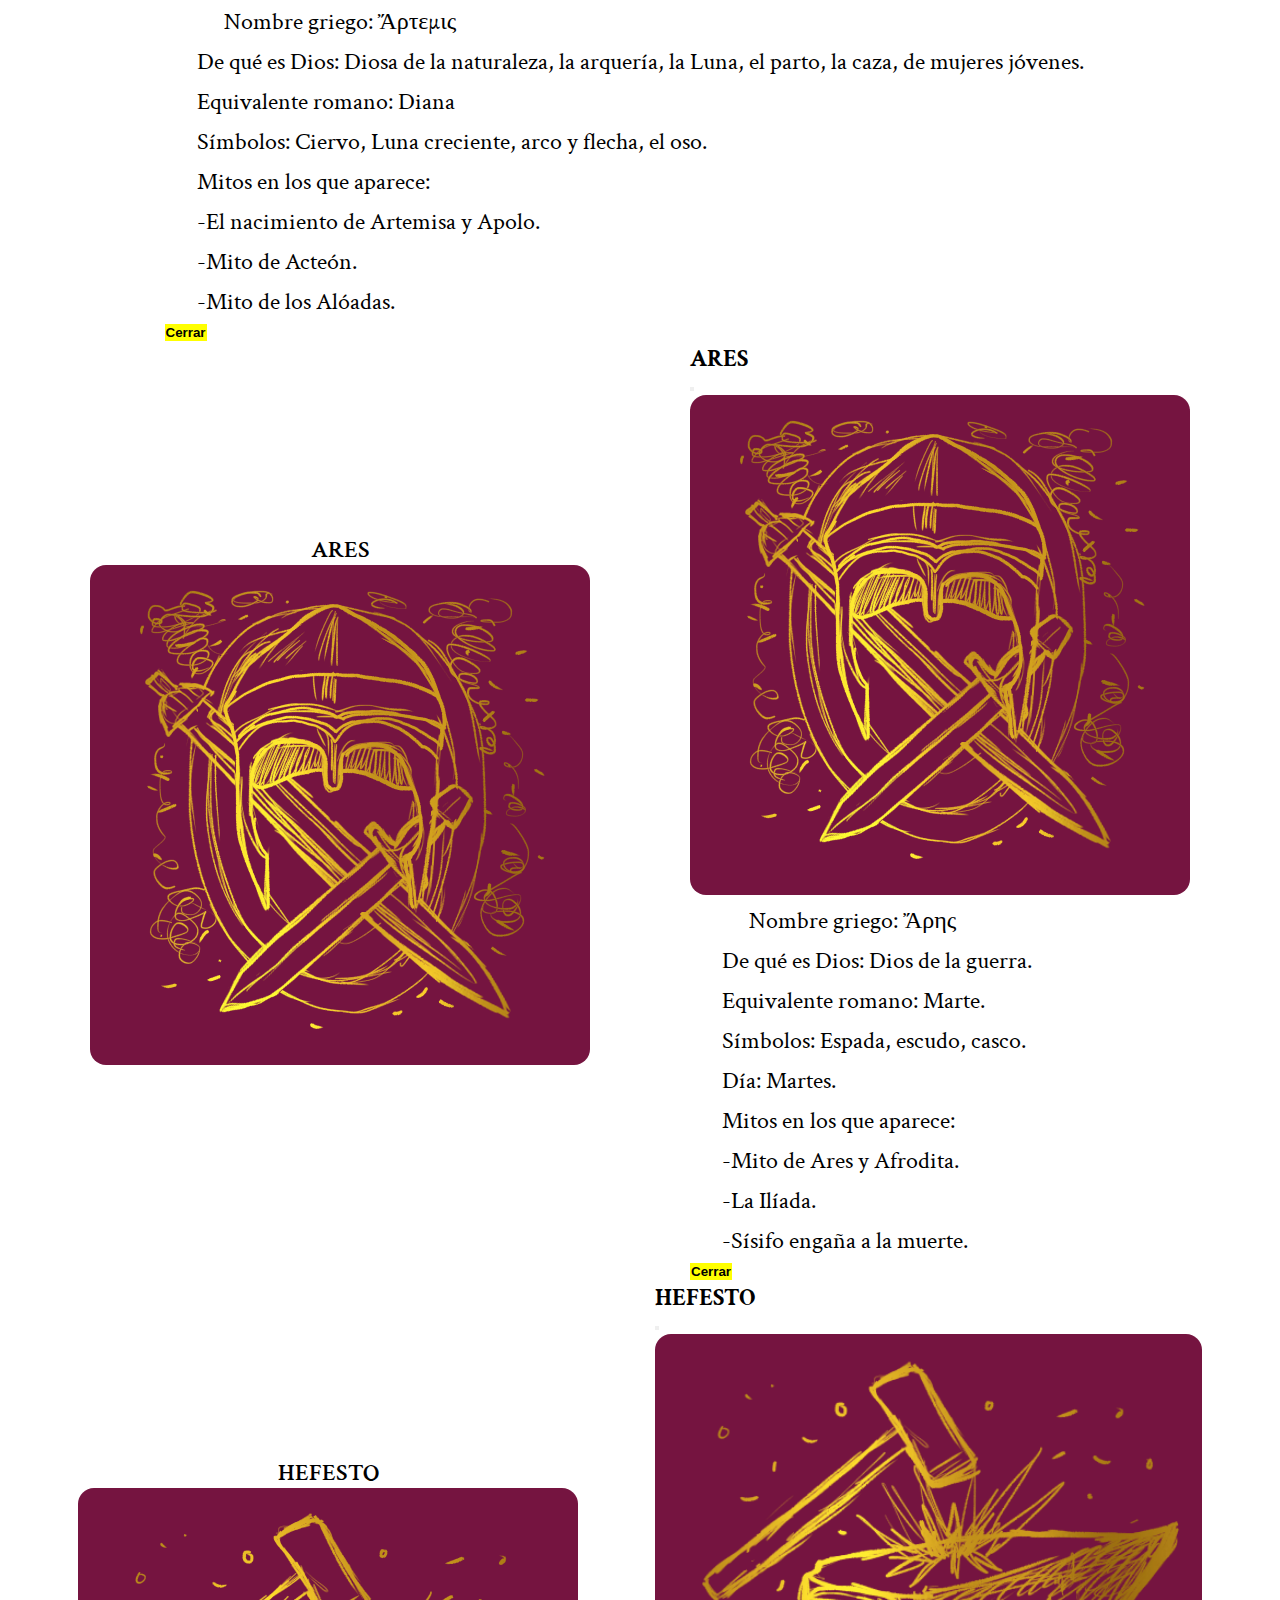
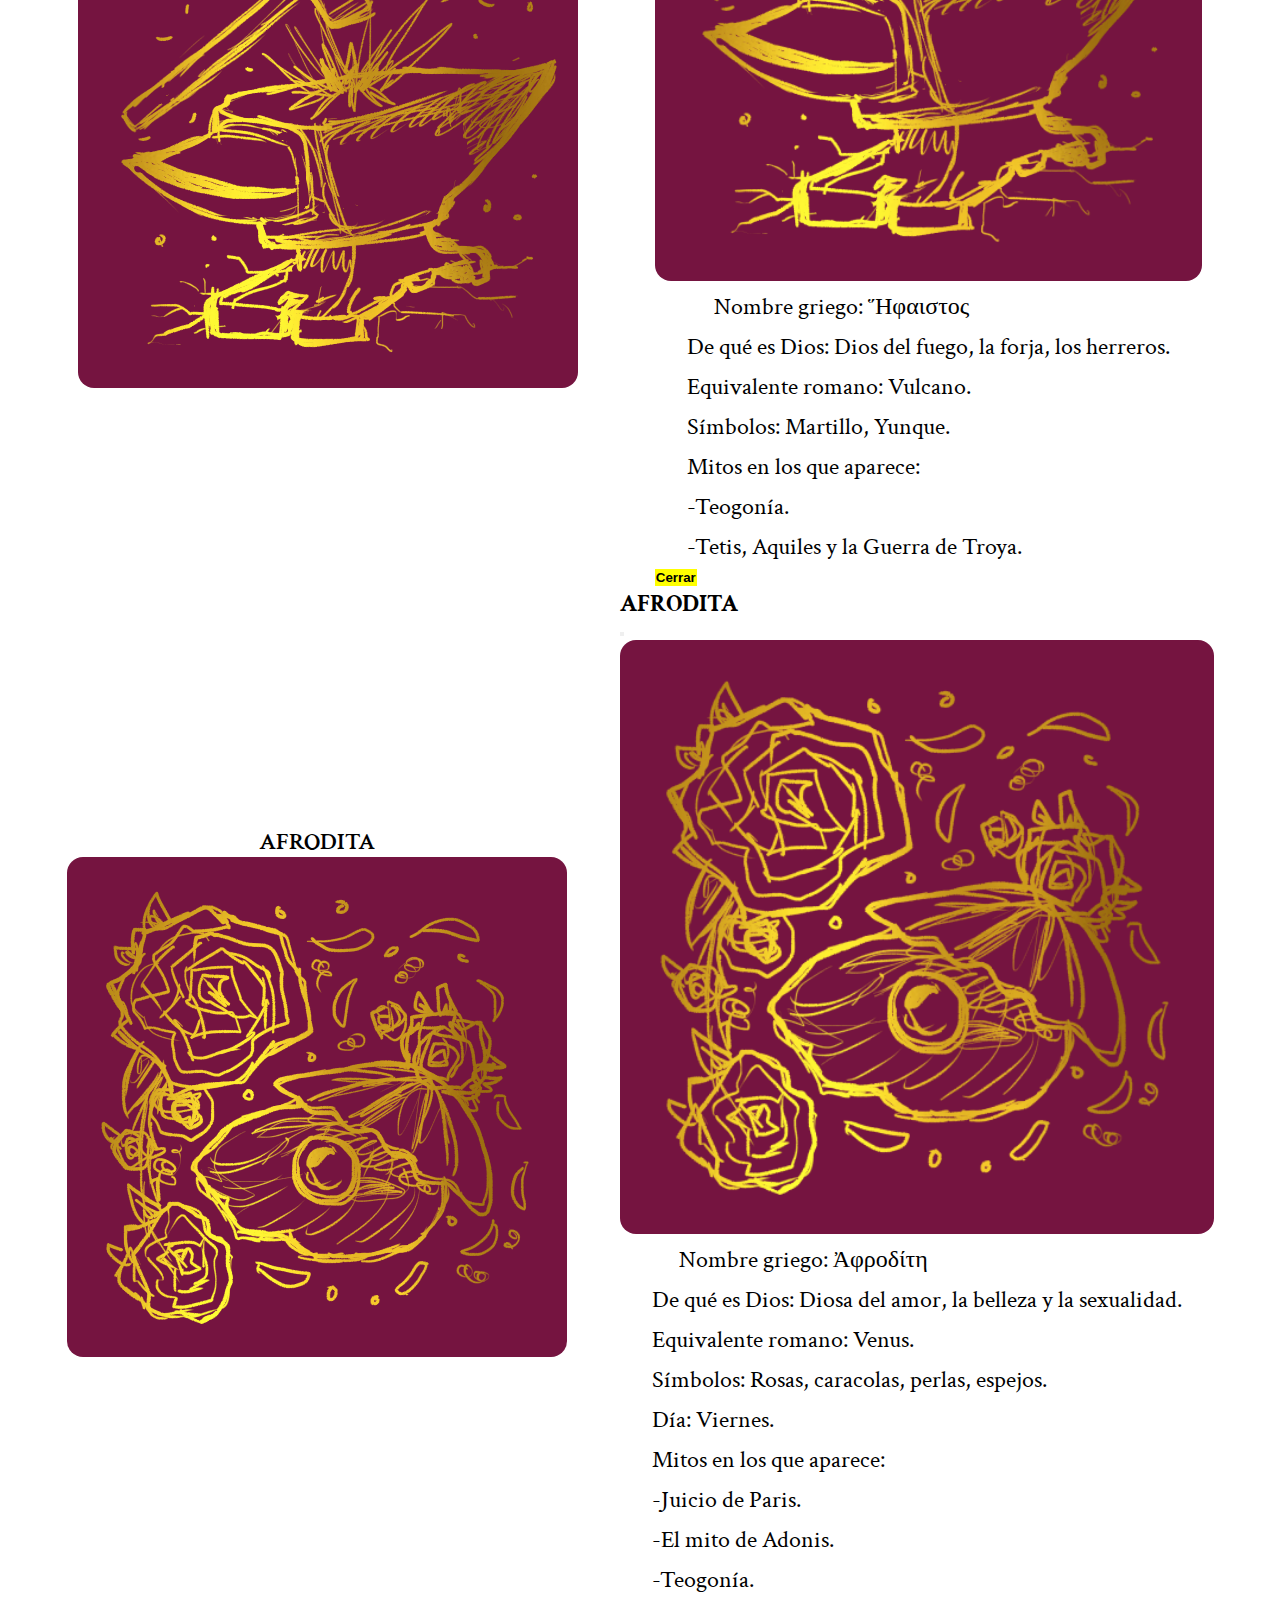
<file: pages/diosolimpico.html>
<!DOCTYPE html>
<html lang="en">

<head>
    <meta charset="UTF-8">
    <meta http-equiv="X-UA-Compatible" content="IE=edge">
    <meta name="viewport" content="width=device-width, initial-scale=1.0">
    <meta name="description"
        content="Aprende más sobre los Dioses Olímpicos. Sus símbolos, características e historias.">
    <meta name="keywords" content="zeus, poseidon, atenea, apolo, hermes, dionisio">
    <link rel="shortcut icon" href="../assets/logo.png">
    <link rel="preconnect" href="https://fonts.googleapis.com">
    <link rel="preconnect" href="https://fonts.gstatic.com" crossorigin>
    <link href="https://fonts.googleapis.com/css2?family=Crimson+Text:wght@400;700&display=swap" rel="stylesheet">
    <link href="https://cdn.jsdelivr.net/npm/bootstrap@5.1.3/dist/css/bootstrap.min.css" rel="stylesheet"
        integrity="sha384-1BmE4kWBq78iYhFldvKuhfTAU6auU8tT94WrHftjDbrCEXSU1oBoqyl2QvZ6jIW3" crossorigin="anonymous">
    <link rel="stylesheet" href="../css/style.css" type="text/css">
    <title>Dioses Olímpicos</title>
</head>

<body>
    <header class="header">
        <a href="../index.html">
            <img class="header__logo" src="../assets/logo.png" alt="Logo de la pagina">
        </a>
        <nav class="navbar navbar-expand-lg navbar-dark">
            <div class="container-fluid">
                <button class="navbar-toggler" type="button" data-bs-toggle="collapse" data-bs-target="#navbarNav"
                    aria-controls="navbarNav" aria-expanded="false" aria-label="Toggle navigation">
                    <span class="navbar-toggler-icon"></span>
                </button>
                <div class="collapse navbar-collapse justify-content-center" id="navbarNav">
                    <ul class="navbar-nav">
                        <li class="nav-item">
                            <a class="nav-link" aria-current="page" href="../index.html">Inicio</a>
                        </li>
                        <li class="nav-item">
                            <a class="nav-link" href="../pages/diosolimpico.html">Dioses Olímpicos</a>
                        </li>
                        <li class="nav-item">
                            <a class="nav-link" href="../pages/galeria.html">Galería</a>
                        </li>
                        <li class="nav-item">
                            <a class="nav-link" href="../pages/epopeya.html">Epopeyas y poemas</a>
                        </li>
                        <li class="nav-item">
                            <a class="nav-link" href="../pages/contacto.html">Contacto</a>
                        </li>
                    </ul>
                </div>
            </div>
        </nav>
    </header>

    <main class="main">

        <h1 class="main__title">Los Dioses Olímpicos y sus orígenes</h1>
        <div class="introduction row">
            <div class="col-md-6">
                <p>
                    Dentro de la mitología griega, los Doce Olímpicos son las deidades principales del panteón
                    griego. El
                    ser residentes del monte Olimpo, la montaña más alta de Grecia, les otorga su título como
                    Olímpicos. Su
                    fama y legado fueron consecuencia de su victoria en la Guerra de los Dioses, o Titanomaquia,
                    en
                    la que
                    derrocaron a los Titanes luego de diez años de lucha. Finalizando así el reinado de sus
                    predecesores.
                </p>
                <p>
                    Este grupo está conformado por los descendientes de Cronos y Rhea, y los hijos de Zeus.
                    Siendo
                    estos
                    Deméter, Hera, Hestia, Poseidón y Zeus, junto con Atenea, Afrodita, Apolo, Ares, Artemisa,
                    Dionisio,
                    Hefesto y Hermes, respectivamente.
                </p>
            </div>
            <div class="col-md-6">
                <p>
                    Si bien los personajes que residen en el Olimpo superan a los doce ya nombrados, estos son
                    los
                    que se
                    encuentran comúnmente en las escrituras. Dentro de las mismas, hay veces en las que se omite
                    un
                    dios u
                    otro. Siendo este el caso con Hestia, quien a veces no aparece, ya que Dionisio ocupa su
                    lugar,
                    o
                    viceversa.
                </p>
                <p>
                    Caracterizados por su corporeidad, los dioses eran la manifestación de la belleza y la inmortalidad.
                    Estos no exigían que los humanos siguieran un código moral, pero si demandaban respeto y ofrendas.
                </p>
                <p>Para conocer más acerca de los Doce Olímpicos, haz click en cualquiera de las imágenes abajo.</p>
            </div>

        </div>

        <div class="gods__grid">

            <!----------------Seccion de Zeus---------------------->

            <div class="column__gods">
                <h2>ZEUS</h2>
                <img class="god__profile" src="../assets/perfildios/ze.png" alt="Símbolo de Zeus" data-bs-toggle="modal"
                    data-bs-target="#staticBackdrop">
            </div>

            <div class="modal fade" id="staticBackdrop" data-bs-backdrop="static" data-bs-keyboard="false" tabindex="-1"
                aria-labelledby="staticBackdropLabel" aria-hidden="true">
                <div class="modal-dialog">
                    <div class="modal-content">
                        <div class="modal-header text-center">
                            <h5 class="modal-title w-100 head__title" id="staticBackdropLabel">Zeus</h5>
                            <button type="button" class="btn-close" data-bs-dismiss="modal" aria-label="Close"></button>
                        </div>
                        <div class="modal-body">
                            <img class="god__card" src="../assets/perfildios/ze.png" alt="Símbolo de Zeus">
                            <p>
                                Nombre griego: Ζεύς
                                <br />
                                De qué es Dios: Dios de los Dioses, el rayo, el trueno, el cielo, la justicia, el orden.
                                <br />
                                Equivalente romano: Júpiter.
                                <br />
                                Símbolos: El rayo, el águila, el roble.
                                <br />
                                Día: Jueves
                                <br />
                                Mitos en los que aparece:
                                <br />
                                -Titanomaquia.
                                <br />
                                -El nacimiento de Atenea.
                                <br />
                                -El mito de Prometeo.
                            </p>
                        </div>
                        <div class="modal-footer">
                            <button type="button" class="btn btn-secondary close__button"
                                data-bs-dismiss="modal">Cerrar</button>
                        </div>
                    </div>
                </div>
            </div>
            <!---------Seccion de Poseidon--------->
            <div class="column__gods">
                <h2>POSEIDON</h2>
                <img class="god__profile" src="../assets/perfildios/po.png" alt="Símbolo de Poseidón"
                    data-bs-toggle="modal" data-bs-target="#staticBackdropTwo">
            </div>

            <div class="modal fade" id="staticBackdropTwo" data-bs-backdrop="static" data-bs-keyboard="false"
                tabindex="-1" aria-labelledby="staticBackdropLabel" aria-hidden="true">
                <div class="modal-dialog">
                    <div class="modal-content">
                        <div class="modal-header text-center">
                            <h5 class="modal-title w-100 head__title" id="staticBackdropLabel">Poseidón</h5>
                            <button type="button" class="btn-close" data-bs-dismiss="modal" aria-label="Close"></button>
                        </div>
                        <div class="modal-body">
                            <img class="god__card" src="../assets/perfildios/po.png" alt="Símbolo de Poseidón">
                            <p>
                                Nombre griego: Ποσειδῶν
                                <br />
                                De qué es Dios: Dios del mar, las tormentas, los caballos.
                                <br />
                                Equivalente romano: Neptuno.
                                <br />
                                Símbolos: Tridente, delfín, caballo, toro.
                                <br />
                                Mitos en los que aparece:
                                <br />
                                -Poseidón y Anfitrite.
                                <br />
                                -Poseidón y el rey Minos.
                                <br />
                                -Mito de la fundación de Atenas.
                            </p>
                        </div>
                        <div class="modal-footer">
                            <button type="button" class="btn btn-secondary close__button"
                                data-bs-dismiss="modal">Cerrar</button>
                        </div>
                    </div>
                </div>
            </div>
            <!---------------------Seccion de Hera------------------------------>
            <div class="column__gods">
                <h2>HERA</h2>
                <img class="god__profile" src="../assets/perfildios/he.png" alt="Símbolo de Hera" data-bs-toggle="modal"
                    data-bs-target="#staticBackdropThree">
            </div>

            <div class="modal fade" id="staticBackdropThree" data-bs-backdrop="static" data-bs-keyboard="false"
                tabindex="-1" aria-labelledby="staticBackdropLabel" aria-hidden="true">
                <div class="modal-dialog">
                    <div class="modal-content">
                        <div class="modal-header text-center">
                            <h5 class="modal-title w-100 head__title" id="staticBackdropLabel">Hera</h5>
                            <button type="button" class="btn-close" data-bs-dismiss="modal" aria-label="Close"></button>
                        </div>
                        <div class="modal-body">
                            <img class="god__card" src="../assets/perfildios/he.png" alt="Símbolo de Hera">
                            <p>
                                Nombre griego: Ἥρη
                                <br />
                                De qué es Dios: Diosa del matrimonio, las mujeres, reina de los Dioses.
                                <br />
                                Equivalente romano: Juno.
                                <br />
                                Símbolos: pavo real, diadema.
                                <br />
                                Mitos en los que aparece:
                                <br />
                                -Rebelión contra Zeus.
                                <br />
                                -Juicio de Paris.
                                <br />
                                -Hera y Tiresias.
                            </p>
                        </div>
                        <div class="modal-footer">
                            <button type="button" class="btn btn-secondary close__button"
                                data-bs-dismiss="modal">Cerrar</button>
                        </div>
                    </div>
                </div>
            </div>
            <!---------------------Seccion de Dionisio------------------------------>
            <div class="column__gods">
                <h2>DIONISIO</h2>
                <img class="god__profile" src="../assets/perfildios/di.png" alt="Símbolo de Dionisio"
                    data-bs-toggle="modal" data-bs-target="#staticBackdropFour">
            </div>

            <div class="modal fade" id="staticBackdropFour" data-bs-backdrop="static" data-bs-keyboard="false"
                tabindex="-1" aria-labelledby="staticBackdropLabel" aria-hidden="true">
                <div class="modal-dialog">
                    <div class="modal-content">
                        <div class="modal-header text-center">
                            <h5 class="modal-title w-100 head__title" id="staticBackdropLabel">Dionisio</h5>
                            <button type="button" class="btn-close" data-bs-dismiss="modal" aria-label="Close"></button>
                        </div>
                        <div class="modal-body">
                            <img class="god__card" src="../assets/perfildios/di.png" alt="Símbolo de Dionisio">
                            <p>
                                Nombre griego: Διόνυσος
                                <br />
                                De qué es Dios: Dios del vino, las festividades, el éxtasis, el teatro.
                                <br />
                                Equivalente romano: Baco.
                                <br />
                                Símbolos: Tirso, vid, pantera, máscaras de teatro.
                                <br />
                                Mitos en los que aparece:
                                <br />
                                -Origen órfico de Dionisio.
                                <br />
                                -Ariadne.
                                <br />
                                -Midas.
                            </p>
                        </div>
                        <div class="modal-footer">
                            <button type="button" class="btn btn-secondary close__button"
                                data-bs-dismiss="modal">Cerrar</button>
                        </div>
                    </div>
                </div>
            </div>
            <!---------------------Seccion de Demeter------------------------------>
            <div class="column__gods">
                <h2>DEMETER</h2>
                <img class="god__profile" src="../assets/perfildios/de.png" alt="Símbolo de Demeter"
                    data-bs-toggle="modal" data-bs-target="#staticBackdropFive">
            </div>

            <div class="modal fade" id="staticBackdropFive" data-bs-backdrop="static" data-bs-keyboard="false"
                tabindex="-1" aria-labelledby="staticBackdropLabel" aria-hidden="true">
                <div class="modal-dialog">
                    <div class="modal-content">
                        <div class="modal-header text-center">
                            <h5 class="modal-title w-100 head__title" id="staticBackdropLabel">Deméter</h5>
                            <button type="button" class="btn-close" data-bs-dismiss="modal" aria-label="Close"></button>
                        </div>
                        <div class="modal-body">
                            <img class="god__card" src="../assets/perfildios/de.png" alt="Símbolo de Demeter">
                            <p>
                                Nombre griego: Δημήτηρ
                                <br />
                                De qué es Dios: Diosa de la cosecha, la fertilidad, la agricultura.
                                <br />
                                Equivalente romano: Ceres.
                                <br />
                                Símbolos: Cornucopia, trigo, pan.
                                <br />
                                Mitos en los que aparece:
                                <br />
                                -El rapto de Perséfone.
                                <br />
                                -Deméter y Eresictón.
                                <br />
                                -Triptólemo.
                            </p>
                        </div>
                        <div class="modal-footer">
                            <button type="button" class="btn btn-secondary close__button"
                                data-bs-dismiss="modal">Cerrar</button>
                        </div>
                    </div>
                </div>
            </div>
            <!---------------------Seccion de Atenea------------------------------>
            <div class="column__gods">
                <h2>ATENEA</h2>
                <img class="god__profile" src="../assets/perfildios/at.png" alt="Símbolo de Atenea"
                    data-bs-toggle="modal" data-bs-target="#staticBackdropSix">
            </div>

            <div class="modal fade" id="staticBackdropSix" data-bs-backdrop="static" data-bs-keyboard="false"
                tabindex="-1" aria-labelledby="staticBackdropLabel" aria-hidden="true">
                <div class="modal-dialog">
                    <div class="modal-content">
                        <div class="modal-header text-center">
                            <h5 class="modal-title w-100 head__title" id="staticBackdropLabel">Atenea</h5>
                            <button type="button" class="btn-close" data-bs-dismiss="modal" aria-label="Close"></button>
                        </div>
                        <div class="modal-body">
                            <img class="god__card" src="../assets/perfildios/at.png" alt="Símbolo de Atenea">
                            <p>
                                Nombre griego: Ἀθῆναι
                                <br />
                                De qué es Dios: Guerra de la sabiduría, las artesanías, la guerra estratégica.
                                <br />
                                Equivalente romano: Minerva.
                                <br />
                                Símbolos: Oliva, Búho, Égida, Gorgoneion.
                                <br />
                                Mitos en los que aparece:
                                <br />
                                -La Ilíada.
                                <br />
                                -La Odisea.
                                <br />
                                -Perseo y Medusa.
                            </p>
                        </div>
                        <div class="modal-footer">
                            <button type="button" class="btn btn-secondary close__button"
                                data-bs-dismiss="modal">Cerrar</button>
                        </div>
                    </div>
                </div>
            </div>
            <!---------------------Seccion de Apolo------------------------------>
            <div class="column__gods">
                <h2>APOLO</h2>
                <img class="god__profile" src="../assets/perfildios/apo.png" alt="Símbolo de Apolo"
                    data-bs-toggle="modal" data-bs-target="#staticBackdropSeven">
            </div>

            <div class="modal fade" id="staticBackdropSeven" data-bs-backdrop="static" data-bs-keyboard="false"
                tabindex="-1" aria-labelledby="staticBackdropLabel" aria-hidden="true">
                <div class="modal-dialog">
                    <div class="modal-content">
                        <div class="modal-header text-center">
                            <h5 class="modal-title w-100 head__title" id="staticBackdropLabel">Apolo</h5>
                            <button type="button" class="btn-close" data-bs-dismiss="modal" aria-label="Close"></button>
                        </div>
                        <div class="modal-body">
                            <img class="god__card" src="../assets/perfildios/apo.png" alt="Símbolo de Apolo">
                            <p>
                                Nombre griego: Ἀπόλλων
                                <br />
                                De qué es Dios: Dios de la música, la profecía, la luz del sol, protector de los
                                jóvenes.
                                <br />
                                Equivalente romano: Apolo (no cambiaron su nombre).
                                <br />
                                Símbolos: Lira, hojas de laurel, cuervo.
                                <br />
                                Día: Domingo.
                                <br />
                                Mitos en los que aparece:
                                <br />
                                -Mito de Casandra
                                <br />
                                -Mito de Jacinto
                                <br />
                                -La batalla entre Apolo y la serpiente Pitón.
                            </p>
                        </div>
                        <div class="modal-footer">
                            <button type="button" class="btn btn-secondary close__button"
                                data-bs-dismiss="modal">Cerrar</button>
                        </div>
                    </div>
                </div>
            </div>
            <!---------------------Seccion de Artemisa------------------------------>
            <div class="column__gods">
                <h2>ARTEMISA</h2>
                <img class="god__profile" src="../assets/perfildios/art.png" alt="Símbolo de Artemisa"
                    data-bs-toggle="modal" data-bs-target="#staticBackdropEight">
            </div>

            <div class="modal fade" id="staticBackdropEight" data-bs-backdrop="static" data-bs-keyboard="false"
                tabindex="-1" aria-labelledby="staticBackdropLabel" aria-hidden="true">
                <div class="modal-dialog">
                    <div class="modal-content">
                        <div class="modal-header text-center">
                            <h5 class="modal-title w-100 head__title" id="staticBackdropLabel">Artemisa</h5>
                            <button type="button" class="btn-close" data-bs-dismiss="modal" aria-label="Close"></button>
                        </div>
                        <div class="modal-body">
                            <img class="god__card" src="../assets/perfildios/art.png" alt="Símbolo de Artemisa">
                            <p>
                                Nombre griego: Ἄρτεμις
                                <br />
                                De qué es Dios: Diosa de la naturaleza, la arquería, la Luna, el parto, la caza, de
                                mujeres jóvenes.
                                <br />
                                Equivalente romano: Diana
                                <br />
                                Símbolos: Ciervo, Luna creciente, arco y flecha, el oso.
                                <br />
                                Mitos en los que aparece:
                                <br />
                                -El nacimiento de Artemisa y Apolo.
                                <br />
                                -Mito de Acteón.
                                <br />
                                -Mito de los Alóadas.
                            </p>
                        </div>
                        <div class="modal-footer">
                            <button type="button" class="btn btn-secondary close__button"
                                data-bs-dismiss="modal">Cerrar</button>
                        </div>
                    </div>
                </div>
            </div>
            <!---------------------Seccion de Ares------------------------------>
            <div class="column__gods">
                <h2>ARES</h2>
                <img class="god__profile" src="../assets/perfildios/are.png" alt="Símbolo de Ares"
                    data-bs-toggle="modal" data-bs-target="#staticBackdropNine">
            </div>

            <div class="modal fade" id="staticBackdropNine" data-bs-backdrop="static" data-bs-keyboard="false"
                tabindex="-1" aria-labelledby="staticBackdropLabel" aria-hidden="true">
                <div class="modal-dialog">
                    <div class="modal-content">
                        <div class="modal-header text-center">
                            <h5 class="modal-title w-100 head__title" id="staticBackdropLabel">Ares</h5>
                            <button type="button" class="btn-close" data-bs-dismiss="modal" aria-label="Close"></button>
                        </div>
                        <div class="modal-body">
                            <img class="god__card" src="../assets/perfildios/are.png" alt="Símbolo de Ares">
                            <p>
                                Nombre griego: Ἄρης
                                <br />
                                De qué es Dios: Dios de la guerra.
                                <br />
                                Equivalente romano: Marte.
                                <br />
                                Símbolos: Espada, escudo, casco.
                                <br />
                                Día: Martes.
                                <br />
                                Mitos en los que aparece:
                                <br />
                                -Mito de Ares y Afrodita.
                                <br />
                                -La Ilíada.
                                <br />
                                -Sísifo engaña a la muerte.
                            </p>
                        </div>
                        <div class="modal-footer">
                            <button type="button" class="btn btn-secondary close__button"
                                data-bs-dismiss="modal">Cerrar</button>
                        </div>
                    </div>
                </div>
            </div>
            <!---------------------Seccion de Hefesto------------------------------>
            <div class="column__gods">
                <h2>HEFESTO</h2>
                <img class="god__profile" src="../assets/perfildios/hef.png" alt="Símbolo de Hefesto"
                    data-bs-toggle="modal" data-bs-target="#staticBackdropTen">
            </div>

            <div class="modal fade" id="staticBackdropTen" data-bs-backdrop="static" data-bs-keyboard="false"
                tabindex="-1" aria-labelledby="staticBackdropLabel" aria-hidden="true">
                <div class="modal-dialog">
                    <div class="modal-content">
                        <div class="modal-header text-center">
                            <h5 class="modal-title w-100 head__title" id="staticBackdropLabel">Hefesto</h5>
                            <button type="button" class="btn-close" data-bs-dismiss="modal" aria-label="Close"></button>
                        </div>
                        <div class="modal-body">
                            <img class="god__card" src="../assets/perfildios/hef.png" alt="Símbolo de Hefesto">
                            <p>
                                Nombre griego: Ἥφαιστος
                                <br />
                                De qué es Dios: Dios del fuego, la forja, los herreros.
                                <br />
                                Equivalente romano: Vulcano.
                                <br />
                                Símbolos: Martillo, Yunque.
                                <br />
                                Mitos en los que aparece:
                                <br />
                                -Teogonía.
                                <br />
                                -Tetis, Aquiles y la Guerra de Troya.
                            </p>
                        </div>
                        <div class="modal-footer">
                            <button type="button" class="btn btn-secondary close__button"
                                data-bs-dismiss="modal">Cerrar</button>
                        </div>
                    </div>
                </div>
            </div>
            <!---------------------Seccion de Afrodita------------------------------>
            <div class="column__gods">
                <h2>AFRODITA</h2>
                <img class="god__profile" src="../assets/perfildios/af.png" alt="Símbolo de Afrodita"
                    data-bs-toggle="modal" data-bs-target="#staticBackdropEleven">
            </div>

            <div class="modal fade" id="staticBackdropEleven" data-bs-backdrop="static" data-bs-keyboard="false"
                tabindex="-1" aria-labelledby="staticBackdropLabel" aria-hidden="true">
                <div class="modal-dialog">
                    <div class="modal-content">
                        <div class="modal-header text-center">
                            <h5 class="modal-title w-100 head__title" id="staticBackdropLabel">Afrodita</h5>
                            <button type="button" class="btn-close" data-bs-dismiss="modal" aria-label="Close"></button>
                        </div>
                        <div class="modal-body">
                            <img class="god__card" src="../assets/perfildios/af.png" alt="Símbolo de Afrodita">
                            <p>
                                Nombre griego: Ἀφροδίτη
                                <br />
                                De qué es Dios: Diosa del amor, la belleza y la sexualidad.
                                <br />
                                Equivalente romano: Venus.
                                <br />
                                Símbolos: Rosas, caracolas, perlas, espejos.
                                <br />
                                Día: Viernes.
                                <br />
                                Mitos en los que aparece:
                                <br />
                                -Juicio de Paris.
                                <br />
                                -El mito de Adonis.
                                <br />
                                -Teogonía.
                            </p>
                        </div>
                        <div class="modal-footer">
                            <button type="button" class="btn btn-secondary close__button"
                                data-bs-dismiss="modal">Cerrar</button>
                        </div>
                    </div>
                </div>
            </div>
            <!---------------------Seccion de Hermes------------------------------>
            <div class="column__gods">
                <h2>HERMES</h2>
                <img class="god__profile" src="../assets/perfildios/her.png" alt="Símbolo de Hermes"
                    data-bs-toggle="modal" data-bs-target="#staticBackdropTwelve">
            </div>

            <div class="modal fade" id="staticBackdropTwelve" data-bs-backdrop="static" data-bs-keyboard="false"
                tabindex="-1" aria-labelledby="staticBackdropLabel" aria-hidden="true">
                <div class="modal-dialog">
                    <div class="modal-content">
                        <div class="modal-header text-center">
                            <h5 class="modal-title w-100 head__title" id="staticBackdropLabel">Hermes</h5>
                            <button type="button" class="btn-close" data-bs-dismiss="modal" aria-label="Close"></button>
                        </div>
                        <div class="modal-body">
                            <img class="god__card" src="../assets/perfildios/her.png" alt="Símbolo de Hermes">
                            <p>
                                Nombre griego: Ἑρμῆς
                                <br />
                                De qué es Dios: Dios de los caminos, los viajeros, el comercio, la velocidad, psicopompo
                                y mensajero de los Dioses.
                                <br />
                                Equivalente romano: Mercurio.
                                <br />
                                Símbolos: Caduceo, Pétaso, Sandalias aladas.
                                <br />
                                Día: Miércoles.
                                <br />
                                Mitos en los que aparece:
                                <br />
                                -Hermes y el robo del ganado de Apolo.
                                <br />
                                -Mito de Argos.
                            </p>
                        </div>
                        <div class="modal-footer">
                            <button type="button" class="btn btn-secondary close__button"
                                data-bs-dismiss="modal">Cerrar</button>
                        </div>
                    </div>
                </div>
            </div>
            <!---------------------Seccion de Hestia------------------------------>
            <div class="column__gods">
                <h2>HESTIA</h2>
                <img class="god__profile" src="../assets/perfildios/hes.png" alt="Símbolo de Hestia"
                    data-bs-toggle="modal" data-bs-target="#staticBackdropThirteen">
            </div>

            <div class="modal fade" id="staticBackdropThirteen" data-bs-backdrop="static" data-bs-keyboard="false"
                tabindex="-1" aria-labelledby="staticBackdropLabel" aria-hidden="true">
                <div class="modal-dialog">
                    <div class="modal-content">
                        <div class="modal-header text-center">
                            <h5 class="modal-title w-100 head__title" id="staticBackdropLabel">Hestia</h5>
                            <button type="button" class="btn-close" data-bs-dismiss="modal" aria-label="Close"></button>
                        </div>
                        <div class="modal-body">
                            <img class="god__card" src="../assets/perfildios/hes.png" alt="Símbolo de Hestia">
                            <p>
                                Nombre griego: Ἑστία
                                <br />
                                De qué es Dios: Diosa de la virginidad, la familia, el Estado, el hogar.
                                <br />
                                Equivalente romano: Vesta.
                                <br />
                                Símbolos: La chimenea.
                                <br />
                                Mitos en los que aparece:
                                <br />
                                -El mito de Cronos.
                            </p>
                        </div>
                        <div class="modal-footer">
                            <button type="button" class="btn btn-secondary close__button"
                                data-bs-dismiss="modal">Cerrar</button>
                        </div>
                    </div>
                </div>
            </div>
        </div>
    </main>

    <footer class="footer">
        <h3>Sigue nuestras redes sociales!</h3>
        <br />
        <div>
            <a href="https://www.instagram.com/mythos_on/">
                <img class="footer__logo" src="../assets/logoinsta.png" alt="Logo de Instagram" width="30px"
                    height="30px">
            </a>
        </div>
        <span>&copy; 2022 Jackeline Jerdez, Non-profit website</span>
    </footer>
    <script src="https://cdn.jsdelivr.net/npm/bootstrap@5.1.3/dist/js/bootstrap.bundle.min.js"
        integrity="sha384-ka7Sk0Gln4gmtz2MlQnikT1wXgYsOg+OMhuP+IlRH9sENBO0LRn5q+8nbTov4+1p"
        crossorigin="anonymous"></script>
</body>

</html>
</file>
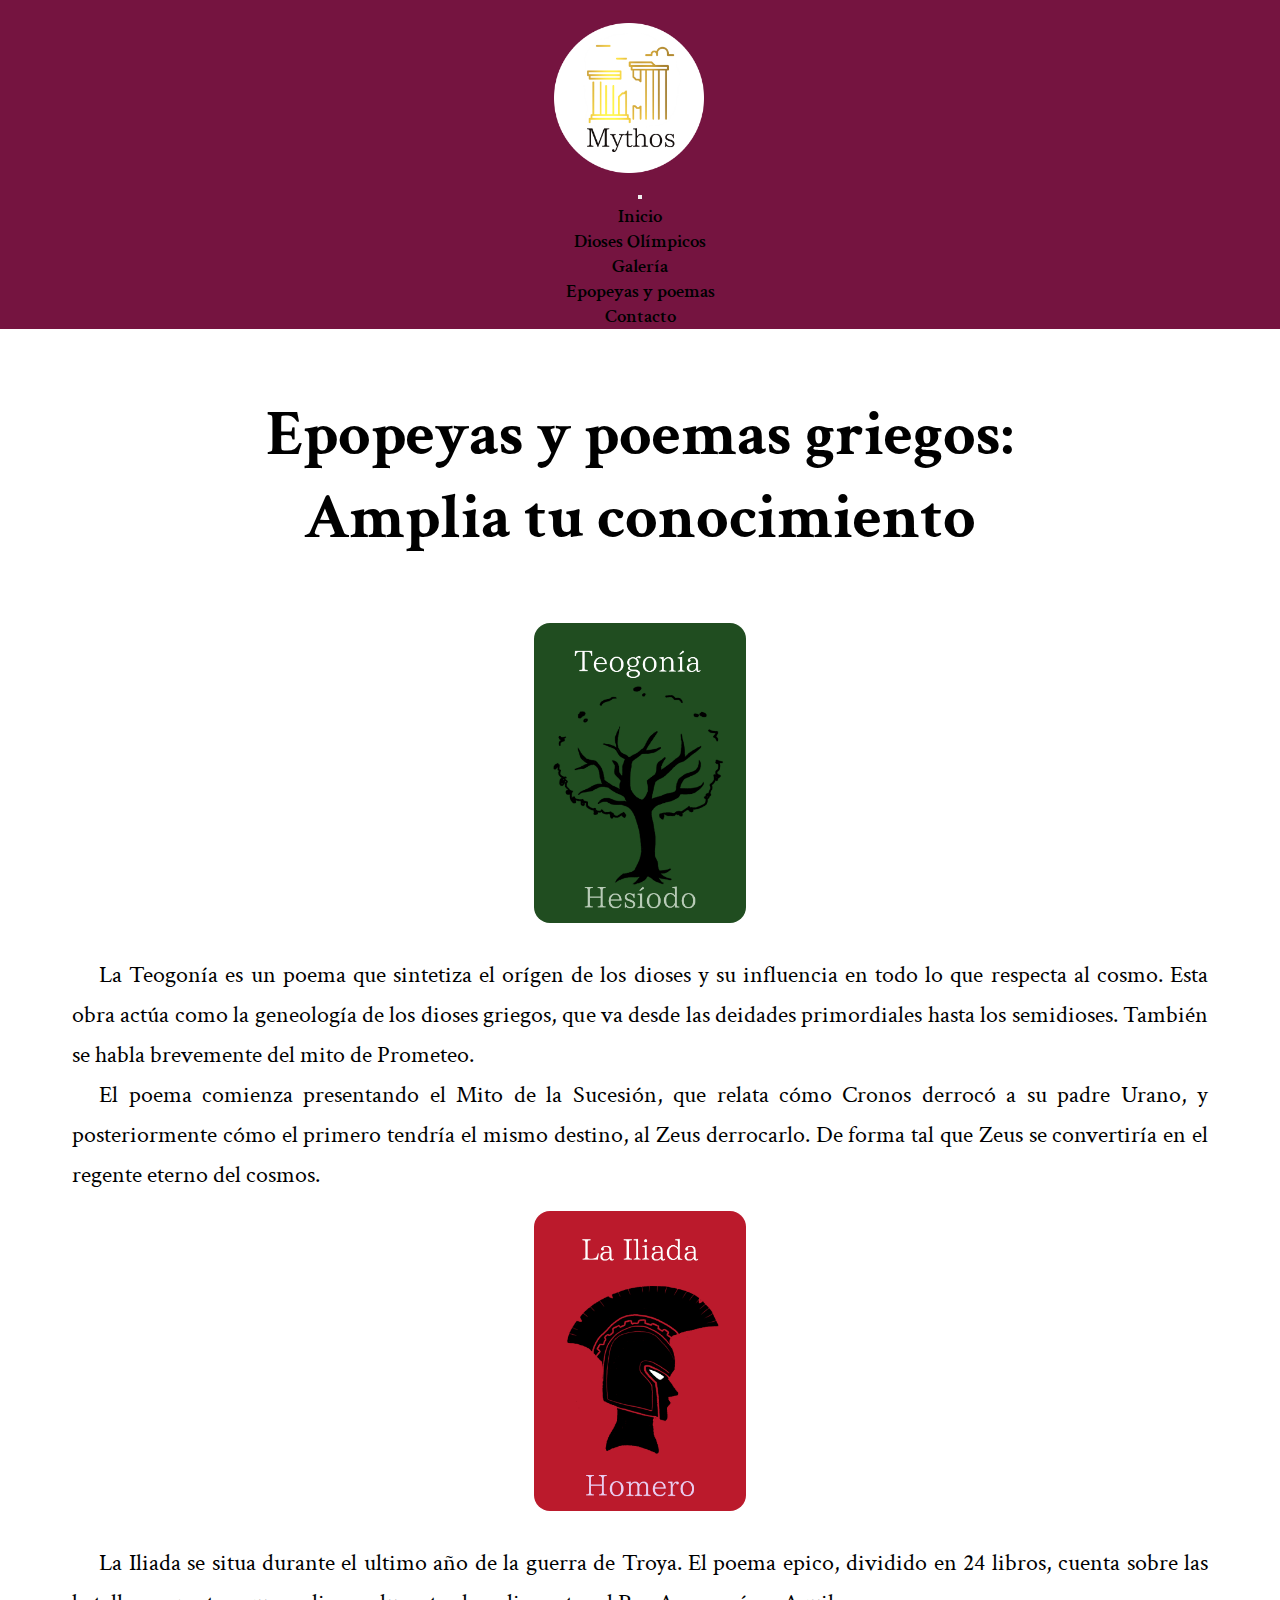
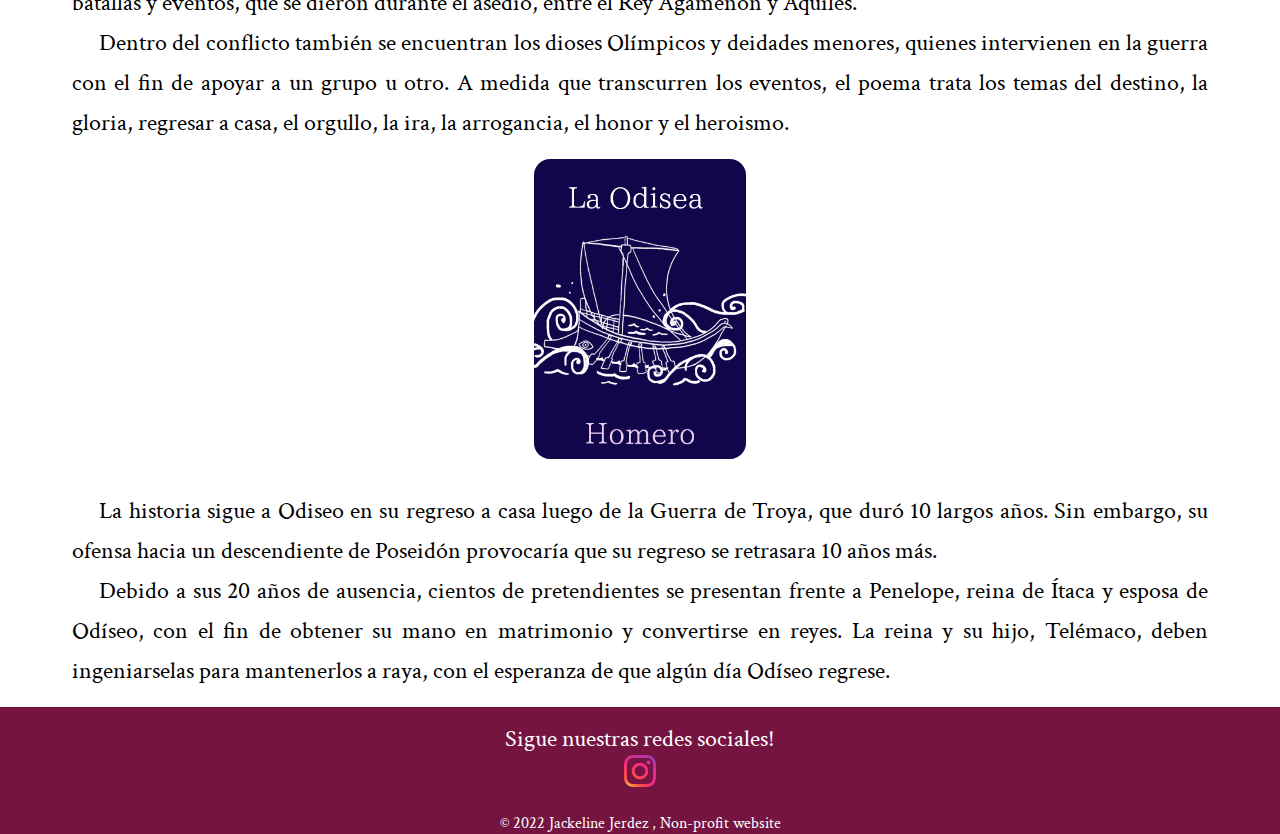
<file: pages/epopeya.html>
<!DOCTYPE html>
<html lang="en">

<head>
    <meta charset="UTF-8">
    <meta http-equiv="X-UA-Compatible" content="IE=edge">
    <meta name="viewport" content="width=device-width, initial-scale=1.0">
    <meta name="description"
        content="Descubre las obras más famosas sobre mitología griega, junto a autores como Homero y Hesíodo.">
    <meta name="keywords" content="homero, hesíodo, epopeya, teogonía, ilíada, odisea">
    <link rel="shortcut icon" href="../assets/logo.png">
    <link rel="preconnect" href="https://fonts.googleapis.com">
    <link rel="preconnect" href="https://fonts.gstatic.com" crossorigin>
    <link href="https://fonts.googleapis.com/css2?family=Crimson+Text:wght@400;700&display=swap" rel="stylesheet">
    <link href="https://cdn.jsdelivr.net/npm/bootstrap@5.1.3/dist/css/bootstrap.min.css" rel="stylesheet"
        integrity="sha384-1BmE4kWBq78iYhFldvKuhfTAU6auU8tT94WrHftjDbrCEXSU1oBoqyl2QvZ6jIW3" crossorigin="anonymous">
    <link rel="stylesheet" href="../css/style.css" type="text/css">
    <title>Epopeyas y poemas</title>
</head>

<body>
    <header class="header">
        <a href="../index.html">
            <img class="header__logo" src="../assets/logo.png" alt="Logo de la pagina">
        </a>
        <nav class="navbar navbar-expand-lg navbar-dark">
            <div class="container-fluid">
                <button class="navbar-toggler" type="button" data-bs-toggle="collapse" data-bs-target="#navbarNav"
                    aria-controls="navbarNav" aria-expanded="false" aria-label="Toggle navigation">
                    <span class="navbar-toggler-icon"></span>
                </button>
                <div class="collapse navbar-collapse justify-content-center" id="navbarNav">
                    <ul class="navbar-nav">
                        <li class="nav-item">
                            <a class="nav-link" aria-current="page" href="../index.html">Inicio</a>
                        </li>
                        <li class="nav-item">
                            <a class="nav-link" href="../pages/diosolimpico.html">Dioses Olímpicos</a>
                        </li>
                        <li class="nav-item">
                            <a class="nav-link" href="../pages/galeria.html">Galería</a>
                        </li>
                        <li class="nav-item">
                            <a class="nav-link" href="../pages/epopeya.html">Epopeyas y poemas</a>
                        </li>
                        <li class="nav-item">
                            <a class="nav-link" href="../pages/contacto.html">Contacto</a>
                        </li>
                    </ul>
                </div>
            </div>
        </nav>
    </header>

    <main class="main">

        <h1 class="main__title">
            Epopeyas y poemas griegos:
            <br />
            Amplia tu conocimiento
        </h1>

        <div class="container">
            <div class="row">
                <div class="column col-md-6 col-lg-4">
                    <img class="cover" src="../assets/epopeyaimg/teogonia.png" alt="Portada de la Odisea">
                    <p>
                        La Teogonía es un poema que sintetiza el orígen de los dioses y su influencia en todo lo que
                        respecta al cosmo. Esta obra actúa como la geneología de los dioses griegos, que va desde las
                        deidades primordiales hasta los semidioses. También se habla brevemente del mito de Prometeo.
                    </p>
                    <p>
                        El poema comienza presentando el Mito de la Sucesión, que relata cómo Cronos derrocó a su padre
                        Urano, y posteriormente cómo el primero tendría el mismo destino, al Zeus derrocarlo. De forma
                        tal
                        que Zeus se convertiría en el regente eterno del cosmos.
                    </p>
                </div>
                <div class="column col-md-6 col-lg-4">
                    <img class="cover" src="../assets/epopeyaimg/iliada.png" alt="Portada de la Iliada">
                    <p> La Iliada se situa durante el ultimo año de la guerra de Troya. El poema epico, dividido en 24
                        libros, cuenta sobre las batallas y eventos, que se dieron durante el asedio, entre el Rey
                        Agamenón
                        y Aquiles.
                    </p>
                    <p>
                        Dentro del conflicto también se encuentran los dioses Olímpicos y deidades menores, quienes
                        intervienen en la guerra con el fin de apoyar a un grupo u otro. A medida que transcurren los
                        eventos, el poema trata los temas del destino, la gloria, regresar a casa, el orgullo, la ira,
                        la
                        arrogancia, el honor y el heroismo.
                    </p>
                </div>
                <div class="column col-md-12 col-lg-4">
                    <img class="cover" src="../assets/epopeyaimg/odisea.png" alt="Portada de la Odisea">
                    <p>
                        La historia sigue a Odiseo en su regreso a casa luego de la Guerra de Troya, que duró 10 largos
                        años. Sin embargo, su ofensa hacia un descendiente de Poseidón provocaría que su regreso se
                        retrasara 10 años más.
                    </p>
                    <p>
                        Debido a sus 20 años de ausencia, cientos de pretendientes se presentan frente a Penelope, reina
                        de
                        Ítaca y esposa de Odíseo, con el fin de obtener su mano en matrimonio y convertirse en reyes. La
                        reina y su hijo, Telémaco, deben ingeniarselas para mantenerlos a raya, con el esperanza de que
                        algún
                        día Odíseo regrese.
                    </p>
                </div>
            </div>
        </div>
    </main>

    <footer class="footer">
        <h3>Sigue nuestras redes sociales!</h3>
        <br />
        <div>
            <a href="https://www.instagram.com/mythos_on/">
                <img class="footer__logo" src="../assets/logoinsta.png" alt="Logo de Instagram" width="30px"
                    height="30px">
            </a>
        </div>
        <span>&copy; 2022 Jackeline Jerdez , Non-profit website</span>
    </footer>
    <script src="https://cdn.jsdelivr.net/npm/bootstrap@5.1.3/dist/js/bootstrap.bundle.min.js"
        integrity="sha384-ka7Sk0Gln4gmtz2MlQnikT1wXgYsOg+OMhuP+IlRH9sENBO0LRn5q+8nbTov4+1p"
        crossorigin="anonymous"></script>
</body>

</html>
</file>
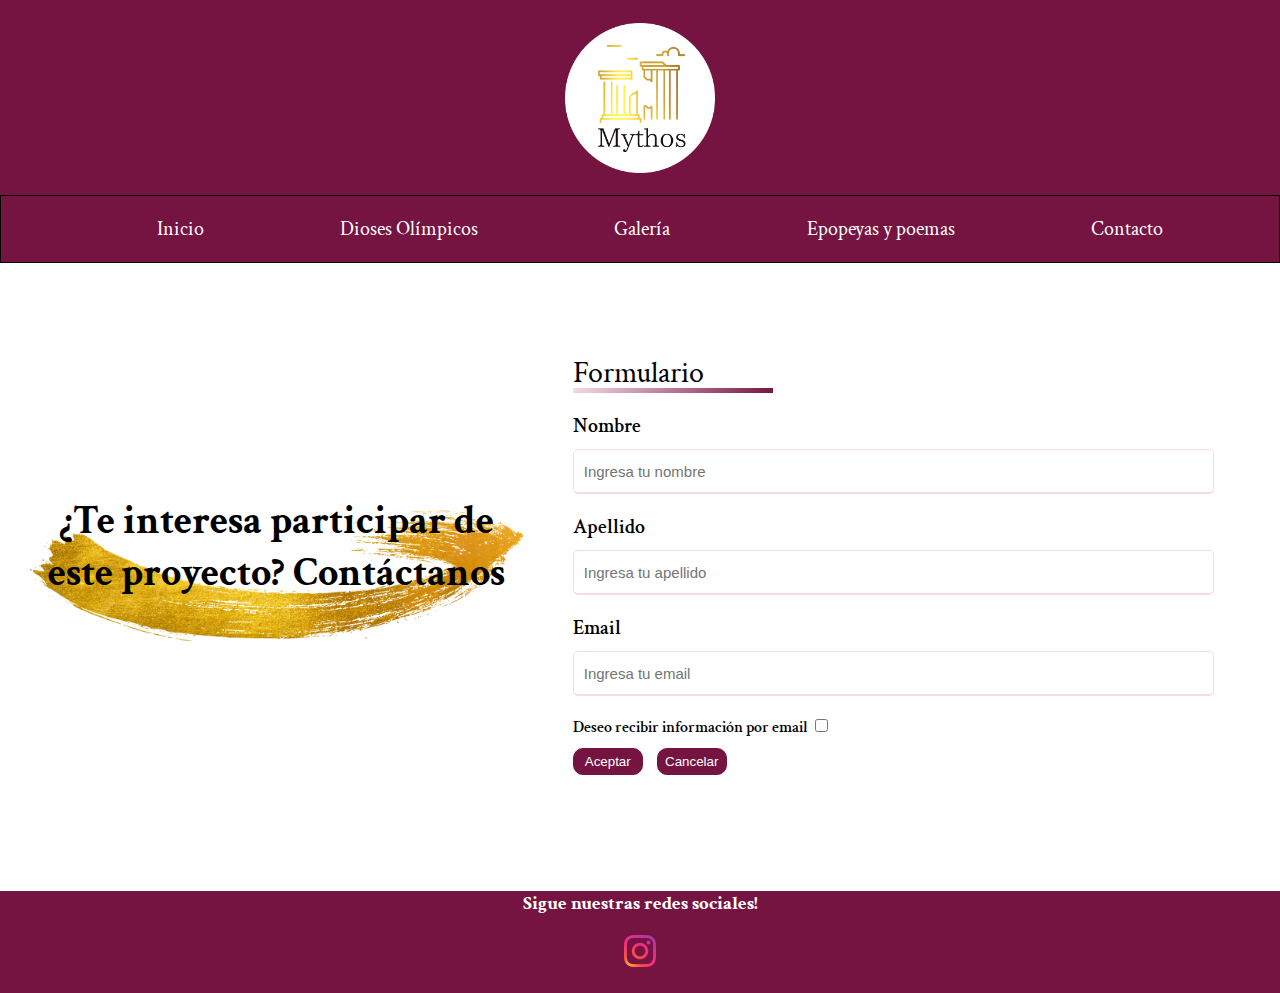
<file: Coderhouse/pages/contacto.html>
<!DOCTYPE html>
<html lang="en">

<head>
    <meta charset="UTF-8">
    <meta http-equiv="X-UA-Compatible" content="IE=edge">
    <meta name="viewport" content="width=device-width, initial-scale=1.0">
    <link rel="shortcut icon" href="../assets/logo.png">
    <link rel="preconnect" href="https://fonts.googleapis.com">
    <link rel="preconnect" href="https://fonts.gstatic.com" crossorigin>
    <link href="https://fonts.googleapis.com/css2?family=Crimson+Text:wght@400;700&display=swap" rel="stylesheet">
    <link rel="stylesheet" href="../css/style.css" type="text/css">
    <title>Contacto</title>
</head>

<body>
    <header class="header">
        <a href="../index.html">
            <img class="header__logo" src="../assets/logo.png" alt="Logo de la pagina">
        </a>
        <nav>
            <ul class="header__menu">
                <li><a href="../index.html">Inicio</a></li>
                <li><a href="../pages/diosolimpico.html">Dioses Olímpicos</a></li>
                <li><a href="../pages/galeria.html">Galería</a></li>
                <li><a href="../pages/epopeya.html">Epopeyas y poemas</a></li>
                <li><a href="../pages/contacto.html">Contacto</a></li>
            </ul>
        </nav>
    </header>

    <main class="main__contacts">
        <div class="brush__stroke__little">
            <h1 class="page__title">¿Te interesa participar de este proyecto? Contáctanos</h1>
        </div>
        <div class="container">
            <div class="title">Formulario</div>
            <form>
                <div class="user__info">
                    <div class="input">
                        <span class="data">Nombre</span>
                        <input type="text" placeholder="Ingresa tu nombre" required>
                    </div>

                    <div class="input">
                        <span class="data">Apellido</span>
                        <input type="text" placeholder="Ingresa tu apellido" required>
                    </div>

                    <div class="input">
                        <span class="data">Email</span>
                        <input type="text" placeholder="Ingresa tu email" required>
                    </div>
                    <div class="receive__news">
                        <label>Deseo recibir información por email</label>
                        <input type="checkbox">
                    </div>
                    <span>
                        <input type="submit" value="Aceptar">
                        <input type="reset" value="Cancelar">
                    </span>
                </div>
            </form>
        </div>
    </main>

    <footer class="footer">
        <h3>Sigue nuestras redes sociales!</h3>
        <br />
        <div>
            <a href="https://www.instagram.com/mythos_on/">
                <img class="footer__logo" src="../assets/logoinsta.png" width="30px" height="30px">
            </a>
        </div>
    </footer>
</body>

</html>
</file>
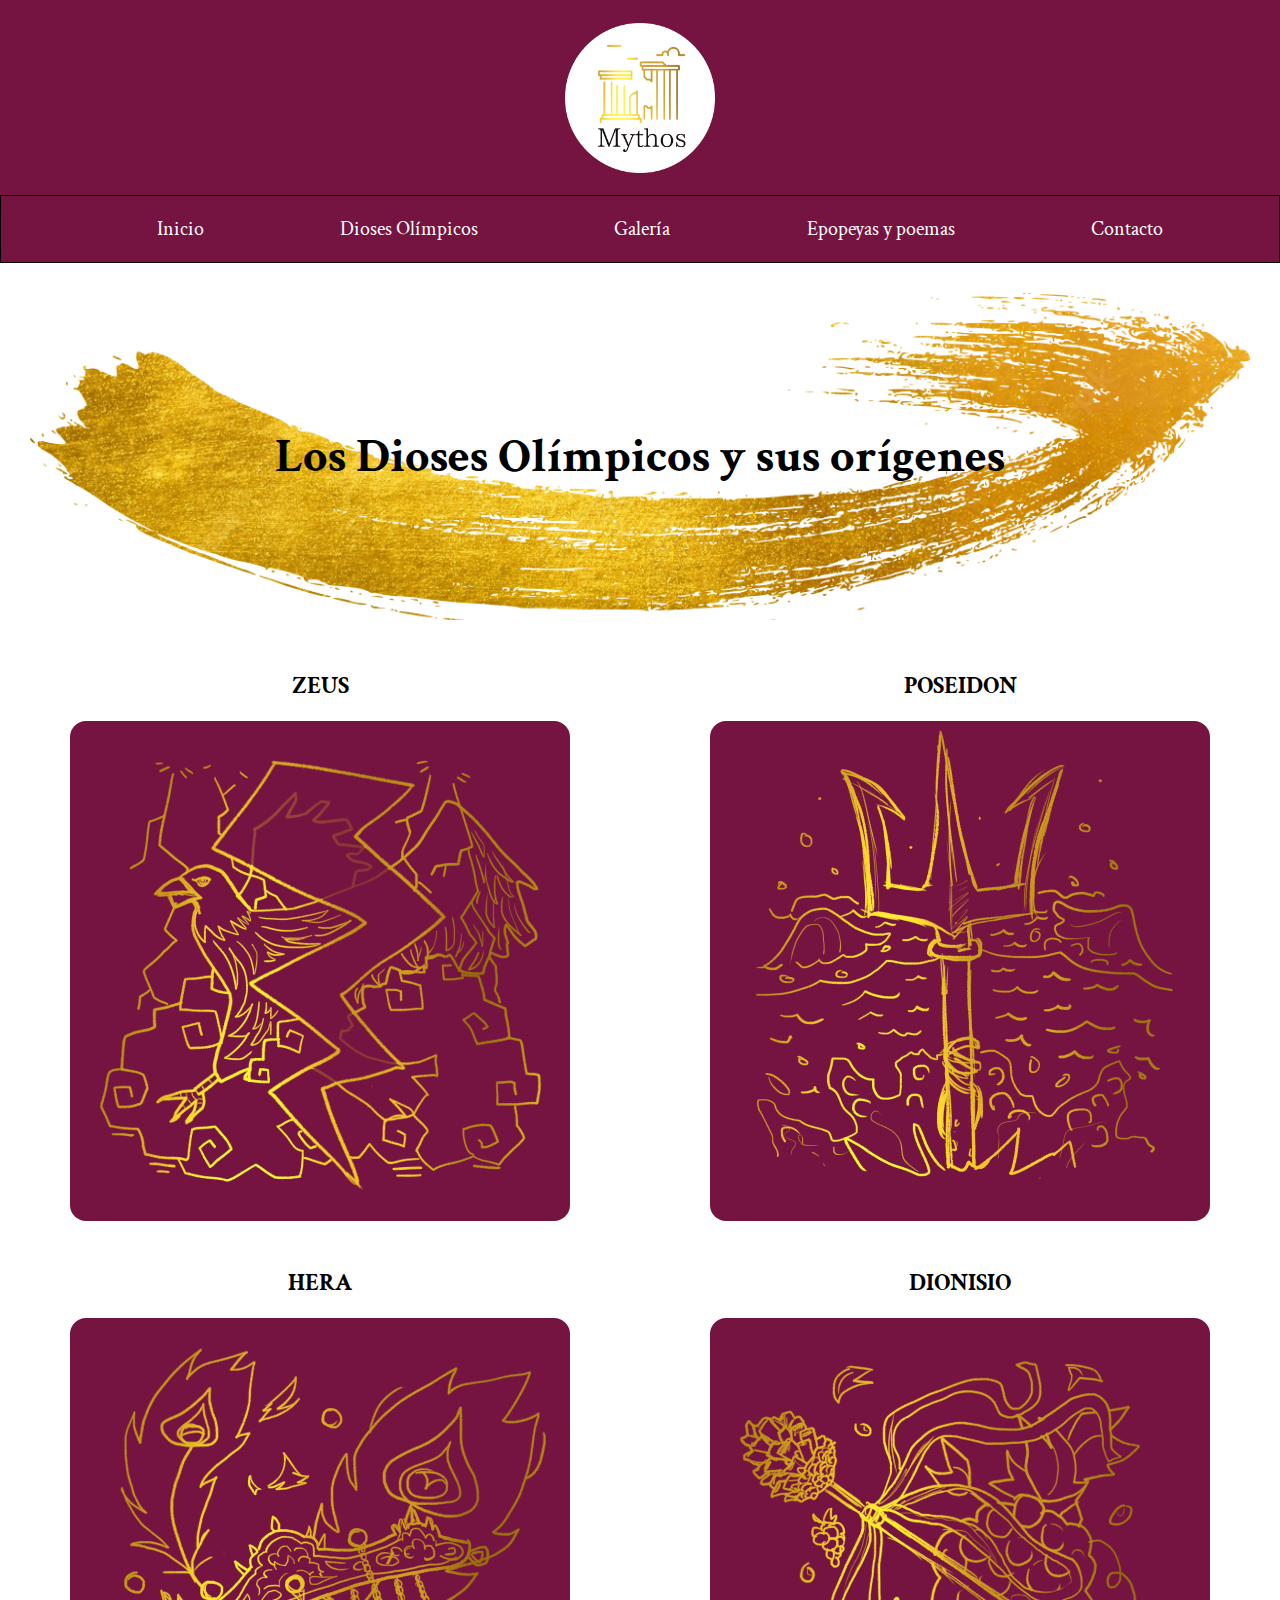
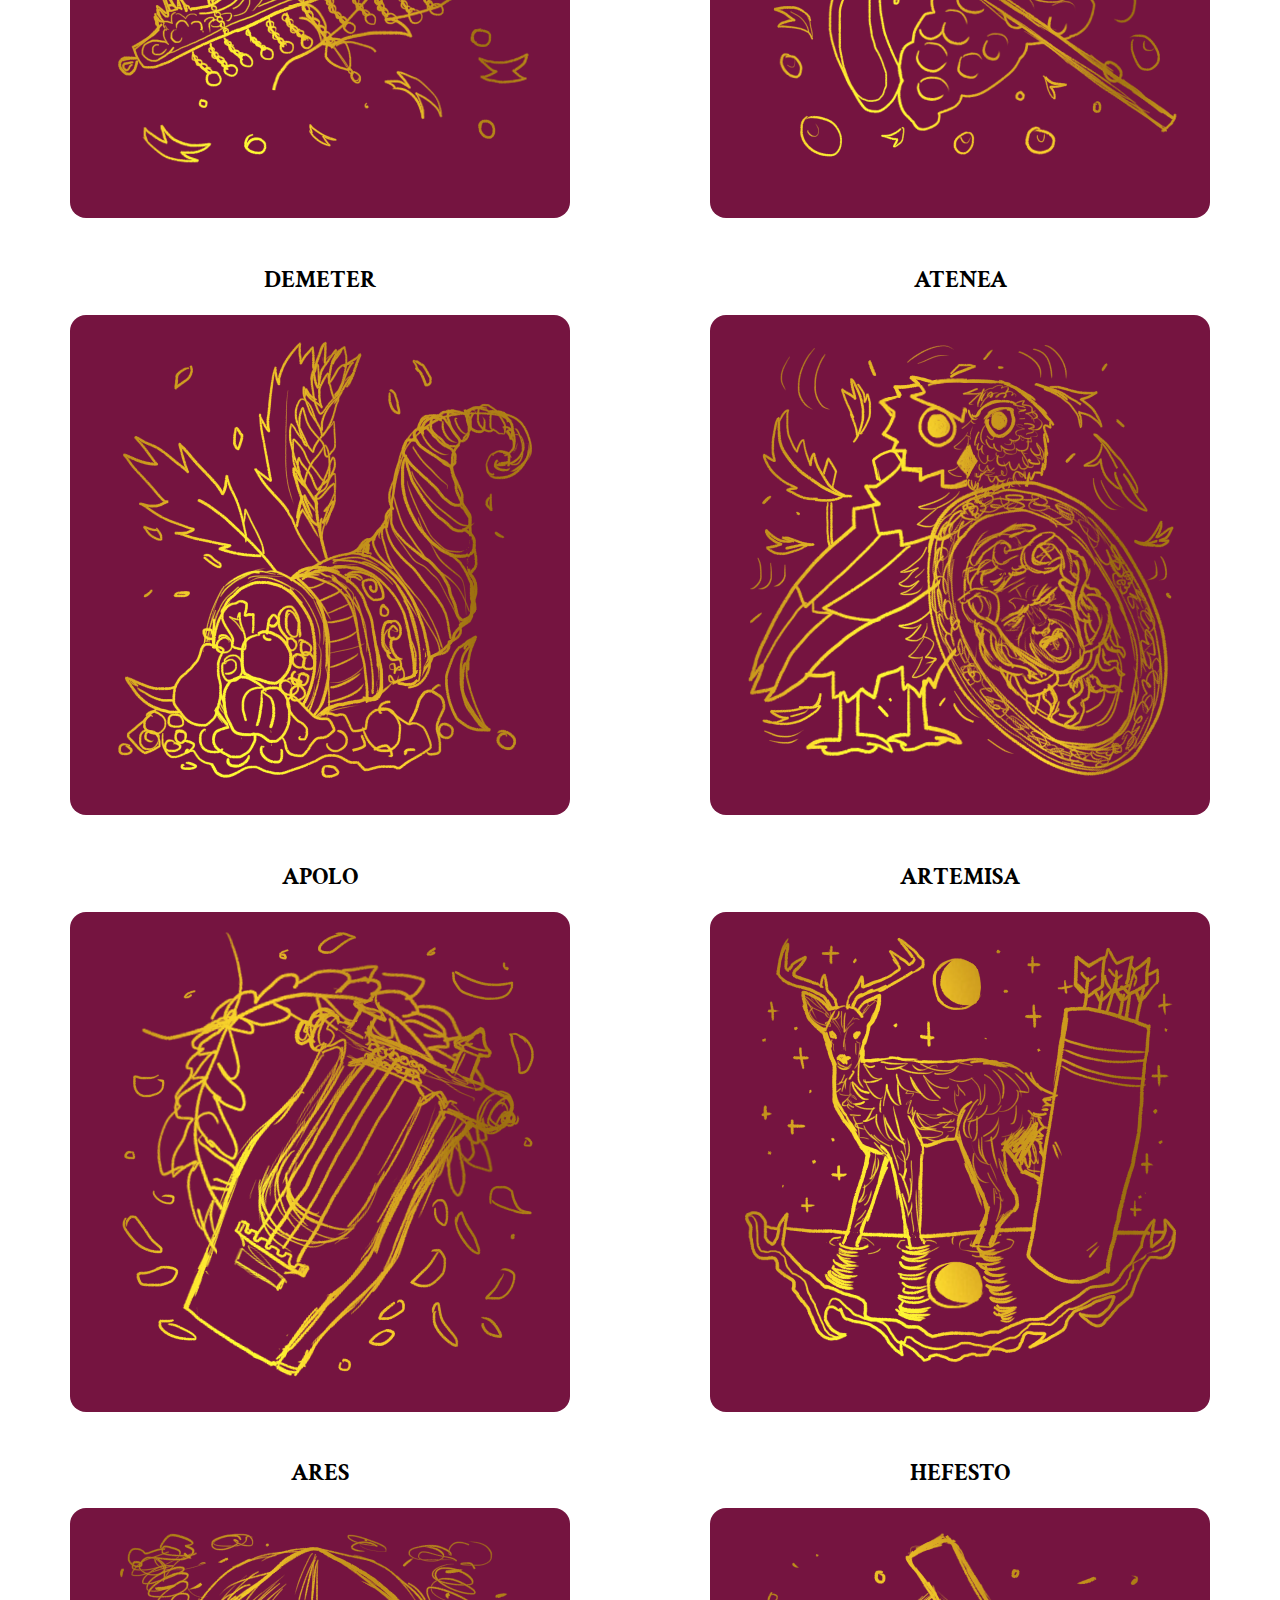
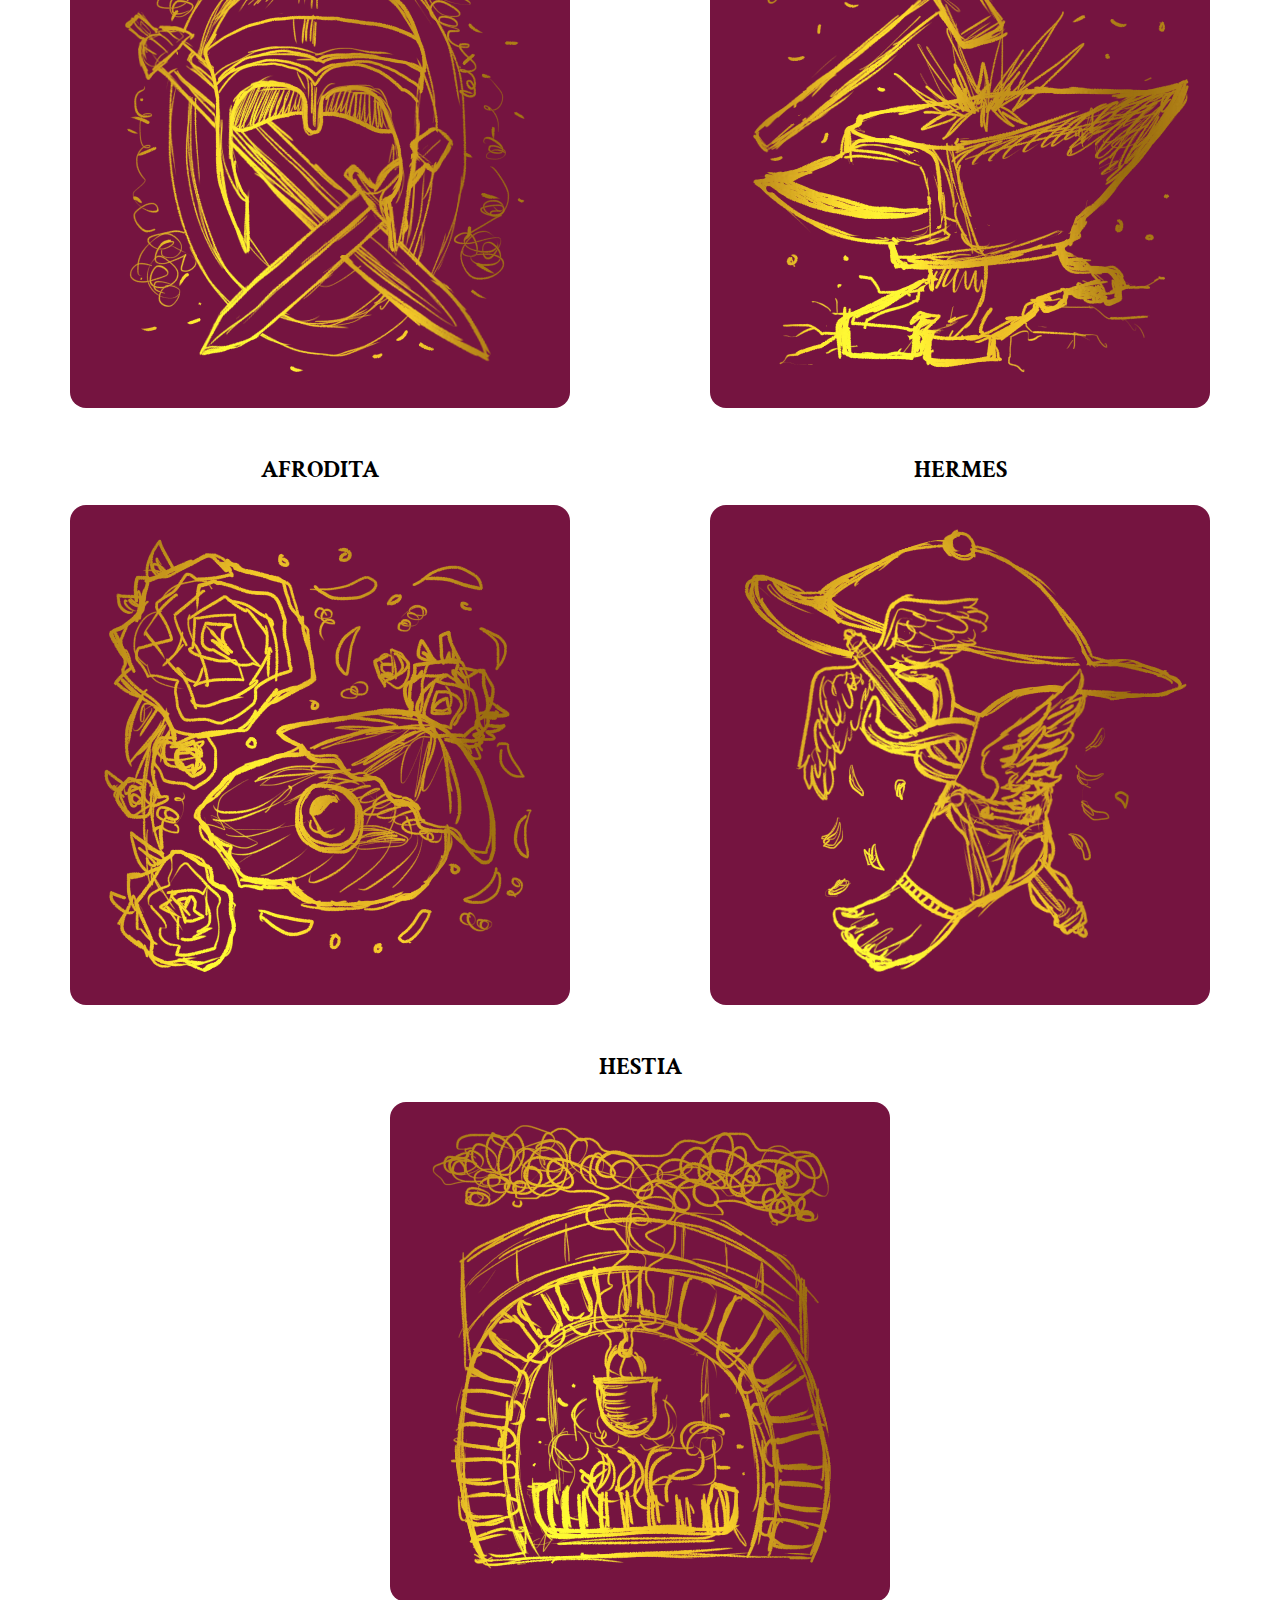
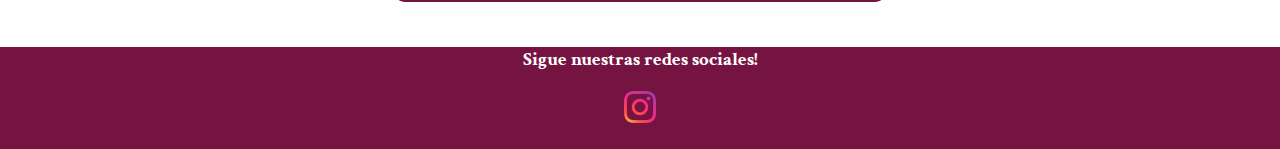
<file: Coderhouse/pages/diosolimpico.html>
<!DOCTYPE html>
<html lang="en">

<head>
    <meta charset="UTF-8">
    <meta http-equiv="X-UA-Compatible" content="IE=edge">
    <meta name="viewport" content="width=device-width, initial-scale=1.0">
    <link rel="shortcut icon" href="../assets/logo.png">
    <link rel="preconnect" href="https://fonts.googleapis.com">
    <link rel="preconnect" href="https://fonts.gstatic.com" crossorigin>
    <link href="https://fonts.googleapis.com/css2?family=Crimson+Text:wght@400;700&display=swap" rel="stylesheet">
    <link rel="stylesheet" href="../css/style.css" type="text/css">
    <title>Dioses Olímpicos</title>
</head>

<body>
    <header class="header">
        <a href="../index.html">
            <img class="header__logo" src="../assets/logo.png" alt="Logo de la pagina">
        </a>
        <nav>
            <ul class="header__menu">
                <li><a href="../index.html">Inicio</a></li>
                <li><a href="../pages/diosolimpico.html">Dioses Olímpicos</a></li>
                <li><a href="../pages/galeria.html">Galería</a></li>
                <li><a href="../pages/epopeya.html">Epopeyas y poemas</a></li>
                <li><a href="../pages/contacto.html">Contacto</a></li>
            </ul>
        </nav>
    </header>

    <main>
        <div class="brush__stroke">
            <h1 class="main__title">Los Dioses Olímpicos y sus orígenes</h1>
        </div>
        <div class="gods__grid">
            <div class="column__gods">
                <h2>ZEUS</h2>
                <img class="god__profile" src="../assets/perfildios/ze.png" alt="Símbolo de Zeus">
            </div>
            <div class="column__gods">
                <h2>POSEIDON</h2>
                <img class="god__profile" src="../assets/perfildios/po.png" alt="Símbolo de Poseidón">
            </div>
            <div class="column__gods">
                <h2>HERA</h2>
                <img class="god__profile" src="../assets/perfildios/he.png" alt="Símbolo de Hera">
            </div>
            <div class="column__gods">
                <h2>DIONISIO</h2>
                <img class="god__profile" src="../assets/perfildios/di.png" alt="Símbolo de Dionisio">
            </div>
            <div class="column__gods">
                <h2>DEMETER</h2>
                <img class="god__profile" src="../assets/perfildios/de.png" alt="Símbolo de Demeter">
            </div>
            <div class="column__gods">
                <h2>ATENEA</h2>
                <img class="god__profile" src="../assets/perfildios/at.png" alt="Símbolo de Atenea">
            </div>
            <div class="column__gods">
                <h2>APOLO</h2>
                <img class="god__profile" src="../assets/perfildios/apo.png" alt="Símbolo de Apolo">
            </div>
            <div class="column__gods">
                <h2>ARTEMISA</h2>
                <img class="god__profile" src="../assets/perfildios/art.png" alt="Símbolo de Artemisa">
            </div>
            <div class="column__gods">
                <h2>ARES</h2>
                <img class="god__profile" src="../assets/perfildios/are.png" alt="Símbolo de Ares">
            </div>
            <div class="column__gods">
                <h2>HEFESTO</h2>
                <img class="god__profile" src="../assets/perfildios/hef.png" alt="Símbolo de Hefesto">
            </div>
            <div class="column__gods">
                <h2>AFRODITA</h2>
                <img class="god__profile" src="../assets/perfildios/af.png" alt="Símbolo de Afrodita">
            </div>
            <div class="column__gods">
                <h2>HERMES</h2>
                <img class="god__profile" src="../assets/perfildios/her.png" alt="Símbolo de Hermes">
            </div>
            <div class="column__gods">
                <h2>HESTIA</h2>
                <img class="god__profile" src="../assets/perfildios/hes.png" alt="Símbolo de Hestia">
            </div>
        </div>
    </main>

    <footer class="footer">
        <h3>Sigue nuestras redes sociales!</h3>
        <br />
        <div>
            <a href="https://www.instagram.com/mythos_on/">
                <img class="footer__logo" src="../assets/logoinsta.png" width="30px" height="30px">
            </a>
        </div>
    </footer>

</body>

</html>
</file>
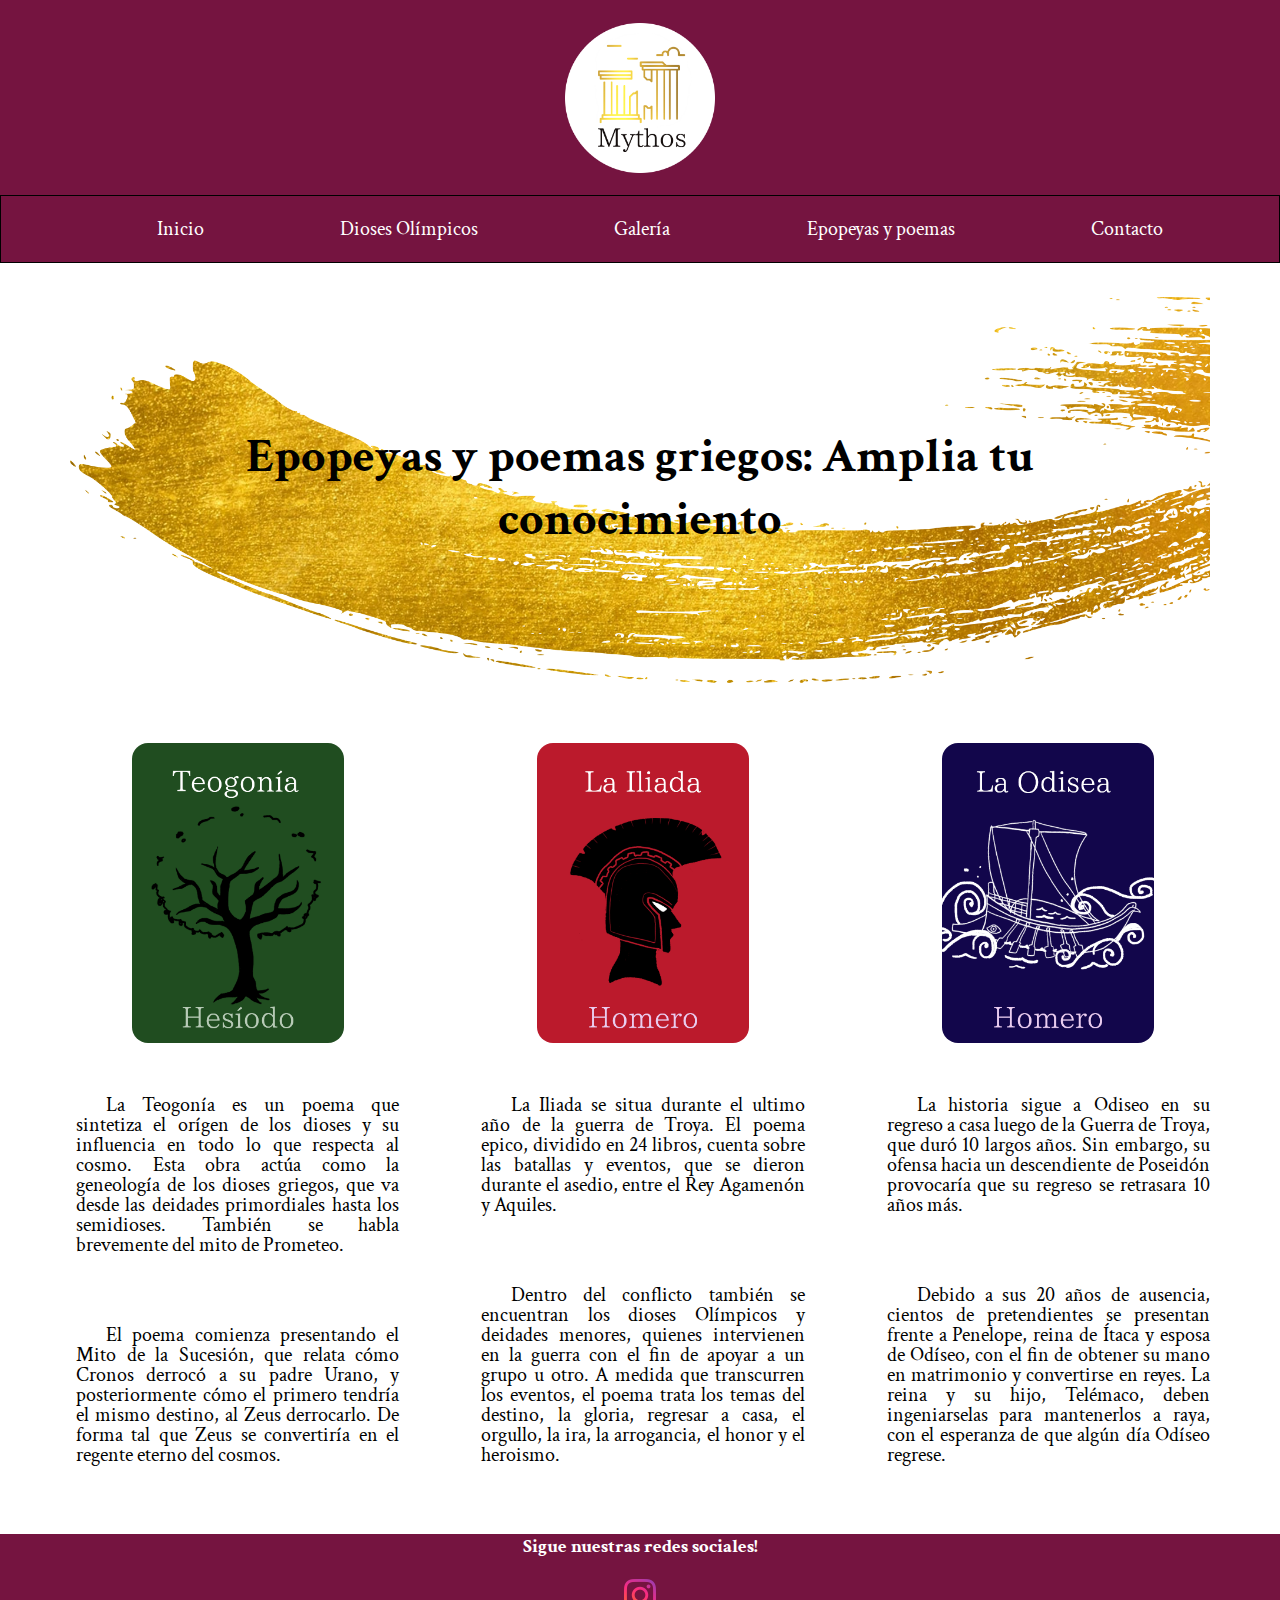
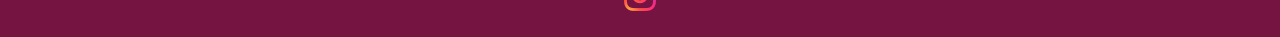
<file: Coderhouse/pages/epopeya.html>
<!DOCTYPE html>
<html lang="en">

<head>
    <meta charset="UTF-8">
    <meta http-equiv="X-UA-Compatible" content="IE=edge">
    <meta name="viewport" content="width=device-width, initial-scale=1.0">
    <link rel="shortcut icon" href="../assets/logo.png">
    <link rel="preconnect" href="https://fonts.googleapis.com">
    <link rel="preconnect" href="https://fonts.gstatic.com" crossorigin>
    <link href="https://fonts.googleapis.com/css2?family=Crimson+Text:wght@400;700&display=swap" rel="stylesheet">
    <link rel="stylesheet" href="../css/style.css" type="text/css">
    <title>Epopeyas y poemas</title>
</head>

<body>
    <header class="header">
        <a href="../index.html">
            <img class="header__logo" src="../assets/logo.png" alt="Logo de la pagina">
        </a>
        <nav>
            <ul class="header__menu">
                <li><a href="../index.html">Inicio</a></li>
                <li><a href="../pages/diosolimpico.html">Dioses Olímpicos</a></li>
                <li><a href="../pages/galeria.html">Galería</a></li>
                <li><a href="../pages/epopeya.html">Epopeyas y poemas</a></li>
                <li><a href="../pages/contacto.html">Contacto</a></li>
            </ul>
        </nav>
    </header>

    <main class="main__container">
        <div class="brush__stroke">
            <h1 class="main__title">Epopeyas y poemas griegos: Amplia tu conocimiento</h1>
        </div>

        <div class="row">
            <div class="column">
                <img class="cover" src="../assets/epopeyaimg/teogonia.png" alt="Portada de la Odisea">
                <p>
                    La Teogonía es un poema que sintetiza el orígen de los dioses y su influencia en todo lo que
                    respecta al cosmo. Esta obra actúa como la geneología de los dioses griegos, que va desde las
                    deidades primordiales hasta los semidioses. También se habla brevemente del mito de Prometeo.
                </p>
                <p>
                    El poema comienza presentando el Mito de la Sucesión, que relata cómo Cronos derrocó a su padre
                    Urano, y posteriormente cómo el primero tendría el mismo destino, al Zeus derrocarlo. De forma tal
                    que Zeus se convertiría en el regente eterno del cosmos.
                </p>
            </div>
            <div class="column">
                <img class="cover" src="../assets/epopeyaimg/iliada.png" alt="Portada de la Iliada">
                <p> La Iliada se situa durante el ultimo año de la guerra de Troya. El poema epico, dividido en 24
                    libros, cuenta sobre las batallas y eventos, que se dieron durante el asedio, entre el Rey Agamenón
                    y Aquiles.
                </p>
                <p>
                    Dentro del conflicto también se encuentran los dioses Olímpicos y deidades menores, quienes
                    intervienen en la guerra con el fin de apoyar a un grupo u otro. A medida que transcurren los
                    eventos, el poema trata los temas del destino, la gloria, regresar a casa, el orgullo, la ira, la
                    arrogancia, el honor y el heroismo.
                </p>
            </div>
            <div class="column">
                <img class="cover" src="../assets/epopeyaimg/odisea.png" alt="Portada de la Odisea">
                <p>
                    La historia sigue a Odiseo en su regreso a casa luego de la Guerra de Troya, que duró 10 largos
                    años. Sin embargo, su ofensa hacia un descendiente de Poseidón provocaría que su regreso se
                    retrasara 10 años más.
                </p>
                <p>
                    Debido a sus 20 años de ausencia, cientos de pretendientes se presentan frente a Penelope, reina de
                    Ítaca y esposa de Odíseo, con el fin de obtener su mano en matrimonio y convertirse en reyes. La
                    reina y su hijo, Telémaco, deben ingeniarselas para mantenerlos a raya, con el esperanza de que
                    algún
                    día Odíseo regrese.
                </p>
            </div>
        </div>
    </main>

    <footer class="footer">
        <h3>Sigue nuestras redes sociales!</h3>
        <br />
        <div>
            <a href="https://www.instagram.com/mythos_on/">
                <img class="footer__logo" src="../assets/logoinsta.png" width="30px" height="30px">
            </a>
        </div>
    </footer>
</body>

</html>
</file>
<file: css/style.css>
@charset "UTF-8";
@import "https://fonts.googleapis.com/css2?family=Crimson+Text:wght@400;700&display=swap";
* {
  margin: 0;
  padding: 0;
  box-sizing: border-box;
}

ul {
  list-style-type: none;
}

a {
  text-decoration: none;
  color: var(--second-color);
  font-family: "Crimson Text", serif;
}

img {
  width: 100%;
}

.main__container .gal .museums .buttons {
  margin: 1rem 0 1rem 0;
  width: 30%;
  text-align: center;
  color: white;
  font-size: 1.5rem;
  font-weight: 600;
  border-radius: 1rem;
  padding: 1.5rem;
}

.main__container .gal .museums, .main {
  display: flex;
  flex-wrap: wrap;
  flex-direction: column;
  justify-content: center;
  align-items: center;
}

.main .gods__grid {
  display: flex;
  flex-direction: row;
  flex-flow: wrap;
  justify-content: center;
  align-items: center;
}

.header {
  text-align: center;
  background-color: #751440;
  font-family: "Crimson Text", serif;
}
.header .header__logo {
  width: 150px;
  height: 150px;
  margin-top: 23px;
  margin-right: 23px;
}

.navbar > .container,
.navbar > .container-fluid,
.navbar > .container-lg,
.navbar > .container-md,
.navbar > .container-sm,
.navbar > .container-xl,
.navbar > .container-xxl {
  justify-content: center;
  font-weight: 600;
  font-size: 1.2rem;
}
.navbar > .container .navbar-dark,
.navbar > .container-fluid .navbar-dark,
.navbar > .container-lg .navbar-dark,
.navbar > .container-md .navbar-dark,
.navbar > .container-sm .navbar-dark,
.navbar > .container-xl .navbar-dark,
.navbar > .container-xxl .navbar-dark {
  background-color: #751440;
}
.navbar > .container .navbar-dark .nav-link,
.navbar > .container-fluid .navbar-dark .nav-link,
.navbar > .container-lg .navbar-dark .nav-link,
.navbar > .container-md .navbar-dark .nav-link,
.navbar > .container-sm .navbar-dark .nav-link,
.navbar > .container-xl .navbar-dark .nav-link,
.navbar > .container-xxl .navbar-dark .nav-link {
  margin: 0 3rem 0 3rem;
}

/*Titles*/
.main__title,
.page__title,
.title {
  font-family: "Crimson Text", serif;
  padding: 4rem;
  font-size: 4rem;
  font-weight: 900;
  text-align: center;
  color: black;
}

.main__title__two {
  font-size: 2rem;
  font-weight: 800;
  text-align: center;
  margin: 2rem 0 2rem 0;
  color: black;
}

h2 {
  text-align: center;
  color: black;
  font-weight: 600;
}

/*Text*/
p {
  display: flex;
  font-size: 1.5rem;
  line-height: 2.5rem;
  text-indent: 1.7rem;
  text-align: justify;
  padding: 0 2rem 0 2rem;
  color: black;
}

.main {
  font-family: "Crimson Text", serif;
  /*******Index*********/
  /********Dioses olimpicos********/
  /***********Epopeyas y poemas***********/
}
.main .box2 {
  align-items: center;
}
.main .box2 .main__quote::before {
  content: "“";
  left: -2.5rem;
  margin-top: -1.25rem;
  font-size: 4rem;
  display: block;
}
.main .box2 .main__quote {
  max-width: 700px;
  padding: 1.625rem;
  background: #ebafca;
  border: 1px solid #751440;
  color: #751440;
  box-sizing: border-box;
  border-radius: 1rem;
  margin-top: 2.5rem;
}
.main .box2 .main__quote .main__quote__text {
  font-style: italic;
  text-align: justify;
  font-size: 1.5rem;
  font-weight: 600;
  line-height: 1.5;
  margin: 0;
  color: #751440;
}
.main .box2 .main__quote__border {
  border-left-width: 1.25rem;
}
.main .box3 {
  align-items: center;
}
.main .box4 .box {
  display: flex;
  flex-wrap: wrap;
  justify-content: center;
}
.main .box4 .box .box__go__to {
  padding: 1rem;
  width: 7rem;
  background: #751440;
  border-bottom: 3px solid #ffff00;
  border-radius: 1rem;
  color: white;
  font-weight: 600;
  margin-top: 3rem;
  font-size: 1.2rem;
  text-align: center;
  cursor: pointer;
  transition: padding 0.3s;
}
.main .box4 .box .box__go__to:hover {
  padding: 1.1rem;
  color: #751440;
  background-color: #ffff00;
  border-bottom: 3px solid #751440;
}
.main .box5 {
  grid-area: box5;
}
.main .box5 .index__img {
  border-radius: 1rem;
  margin-bottom: 2rem;
}
.main .box6 .greeks {
  border-radius: 1rem;
}
.main .introduction {
  max-width: 1200px;
  margin: 1rem;
}
.main .gods__grid {
  max-width: 1200px;
  justify-content: space-around;
}
.main .gods__grid .god__profile {
  border-radius: 1rem;
  margin-bottom: 1.25rem;
  cursor: pointer;
}
.main .gods__grid .god__card {
  border-radius: 1rem;
}
.main .gods__grid .head__title {
  font-weight: 700;
  font-size: 1.5rem;
  text-transform: uppercase;
}
.main .gods__grid .close__button {
  background-color: #ffff00;
  border: 1px solid #ffff00;
  color: black;
  font-weight: 600;
}
.main .row {
  max-width: 1200px;
}
.main .row .column {
  display: flex;
  flex-wrap: wrap;
  justify-content: center;
  margin-bottom: 1rem;
}
.main .row .column .cover {
  width: 212px;
  height: 300px;
  border-radius: 1rem;
  margin-bottom: 2em;
}

.main__container {
  max-width: 1200px;
  margin: 0 auto;
  margin-top: 1rem;
  margin-bottom: 1rem;
  font-family: "Crimson Text", serif;
}
.main__container .gal {
  width: 100%;
  position: relative;
}
.main__container .gal .gallery {
  padding-bottom: 1rem;
}
.main__container .gal .gallery img {
  height: 100%;
  -o-object-fit: cover;
     object-fit: cover;
}
.main__container .gal .museums .buttons {
  background-color: #751440;
  box-shadow: inset 0 0 0 0 #751440;
  transition: color 0.3s ease-in-out, box-shadow 0.3s ease-in-out;
}
.main__container .gal .museums .buttons:hover {
  color: black;
  box-shadow: inset 400px 0 0 0 #ffff00;
}

.main__contacts {
  display: flex;
}
.main__contacts .container {
  max-width: 650px;
  width: 100%;
  padding: 2.8rem 3.15rem;
  border-radius: 0.5rem;
  position: relative;
  font-family: "Crimson Text", serif;
  color: black;
}
.main__contacts .container .title__form {
  font-size: 2rem;
  font-weight: 500;
  position: relative;
}
.main__contacts .container .title__form::before {
  content: "";
  position: absolute;
  height: 5px;
  width: 200px;
  left: 0;
  bottom: 0;
  background: linear-gradient(135deg, #f7dae7, #751440);
}
.main__contacts form .user__info {
  display: flex;
  flex-wrap: wrap;
  flex-direction: column;
  justify-content: space-around;
  margin: 1.25rem 0 0.75rem 0;
}
.main__contacts form .user__info .data {
  font-size: 1.2rem;
  font-weight: 400;
  display: block;
  font-weight: 600;
  margin-bottom: 0.625rem;
}
.main__contacts form .user__info input[type=submit],
.main__contacts form .user__info input[type=reset] {
  display: inline-block;
  flex-wrap: wrap;
  justify-content: space-around;
  padding: 0.3rem 0.125rem;
  width: 70px;
  background: #751440;
  border: 1px solid #751440;
  border-radius: 10px;
  color: white;
  margin: 0.2rem;
  cursor: pointer;
}
.main__contacts form .user__info .receive__news {
  font-weight: 600;
}
.main__contacts form .input {
  width: 100%;
  margin-bottom: 1.25rem;
}
.main__contacts form input {
  height: 40px;
  width: 100%;
  outline: none;
  border-radius: 0.3rem;
  border: 1px solid #f7dae7;
  font-size: 1rem;
  border-bottom-width: 0.125rem;
  padding-left: 0.625rem;
  transition: all 0.3s ease;
}
.main__contacts form input input[type=reset] {
  margin-left: 0.625rem;
}
.main__contacts form .user__info .input input:focus,
.main__contacts form .user__info .input input:valid {
  border-color: #751440;
}
.main__contacts form .receive__news {
  font-weight: 600;
  font-size: 1rem;
  margin: 0.1rem 0 1rem 0;
}
.main__contacts form .receive__news .check {
  width: 1rem;
  height: 1rem;
  text-align: center;
}

footer {
  font-family: "Crimson Text", serif;
  text-align: center;
  color: white;
  background-color: #751440;
}
footer h3 {
  font-size: 1.5rem;
  padding: 1rem 0 0 0;
  font-weight: 500;
}
footer .footer__logo {
  width: 2em;
  height: 2em;
  align-content: center;
  margin-top: -1.25rem;
  margin-bottom: 1.25rem;
}

@media screen and (max-width: 1000px) {
  .main__title__two {
    font-size: 1.5rem;
    margin-bottom: 0;
  }
  .box__go__to {
    margin: 0 0 4rem 0;
  }
  .main__container {
    display: flex;
    flex-direction: column;
  }
  .main__title {
    font-size: 2.5rem;
  }
  .main__contacts {
    display: flex;
    flex-direction: row;
  }
  .page__title {
    font-size: 2.5rem;
  }
}
@media screen and (max-width: 880px) {
  .main__title__two {
    margin-bottom: 1rem;
  }
  .box__go__to {
    margin: 0 0 4rem 0;
  }
  .main__container {
    display: flex;
    flex-direction: column;
  }
  .main__title {
    font-size: 2.5rem;
  }
  .main__contacts {
    display: flex;
    flex-direction: row;
  }
  .page__title {
    font-size: 2.5rem;
  }
}
@media screen and (max-width: 770px) {
  .main__title__two {
    margin-bottom: 1rem;
  }
  .box__go__to {
    margin: 0 0 4rem 0;
  }
  .main__container {
    display: flex;
    flex-direction: column;
  }
  .main__container .main__title {
    font-size: 2.5rem;
  }
  .main__contacts {
    display: flex;
    flex-direction: column;
  }
}
@media screen and (max-width: 570px) {
  .main__container {
    display: flex;
    flex-direction: column;
  }
  .main__container .main__title {
    font-size: 2.5rem;
  }
  .main__contacts {
    display: flex;
    flex-direction: column;
  }
}
@media screen and (max-width: 480px) {
  .main__title__two {
    margin-bottom: 1rem;
  }
  .box__go__to {
    margin: 0 0 4rem 0;
  }
  .main__container {
    display: flex;
    flex-direction: column;
    flex-wrap: wrap;
  }
  .main__container .main__title {
    font-size: 2.5rem;
  }
  .main__container .main__contacts {
    display: flex;
    flex-direction: column;
  }
}
@media screen and (max-width: 320px) {
  .main__title__two {
    margin-bottom: 1rem;
  }
  .box__go__to {
    margin: 0 0 4rem 0;
  }
  .main__container {
    display: flex;
    flex-direction: column;
    flex-wrap: wrap;
  }
  .main__container .main__title {
    font-size: 2rem;
  }
  .main__container .main__contacts {
    display: flex;
    flex-direction: column;
  }
}/*# sourceMappingURL=style.css.map */
</file>
<file: Coderhouse/css/style.css>
/******Estilos globales****/
img {
    width: 100%;
}

html,
body {
    margin: 0;
    padding: 0;
    height: 100%;
    width: 100%;
}

header,
body,
footer {
    font-family: 'Crimson Text', serif;
}

/******************************************************/

header {
    text-align: center;
    background-color: #751440;
}

.header__logo {
    width: 150px;
    height: 150px;
    margin-top: 23px;
}

.header__menu {
    display: flex;
    flex-direction: row;
    flex-wrap: wrap;
    justify-content: space-evenly;
    align-items: center;
    list-style-type: none;
    border: solid 1px;
}

.header__menu li {
    padding: 20px;
}

.header__menu a {
    text-decoration: none;
    color: white;
    font-size: 20px;
    text-align: center;
}

body {
    background-color: white;
}

.main__title {
    font-size: 48px;
    font-weight: 900;
    text-align: center;
}

.main__title__two {
    font-size: 40px;
    text-align: center;
}

.main__quote {
    max-width: 700px;
    margin: auto;
    padding: 26px;
    background: #f7dae7;
    border: 1px solid #751440;
    color: #751440;
    box-sizing: border-box;
    border-radius: 16px;
    margin-top: 40px;
}

.main__quote__border {
    border-left-width: 20px;
}

.main__quote::before {
    content: "\201C";
    left: -40px;
    margin-top: -20px;
    font-size: 75px;
    display: block;
}

.main__quote__text {
    font-style: italic;
    text-align: justify;
    font-size: 30px;
    line-height: 1.5;
    margin: 0;
}

.main__quote__text:not(:last-child) {
    margin-bottom: 16px;
}

.main__quote__text__credit {
    font-style: normal;
    text-align: right;
}

.brush__stroke {
    background-image: url(../assets/images/brushstroke.png);
    padding: 100px 50px;
    margin: 30px;
    background-size: cover;
}

.introduction p {
    font-size: 22px;
    line-height: 40px;
    text-indent: 30px;
    text-align: justify;
    padding-left: 150px;
    padding-right: 150px;
}

.box {
    display: flex;
    justify-content: flex-end;
    background-image: url(../assets/images/gods.jpg);
    padding: 300px 200px;
    margin: 100px;
    border-radius: 16px;
    background-size: cover;
}

.box__go__to {
    max-width: 90px;
    text-align: center;
    margin: auto;
    padding: 16px;
    background: #751440;
    border: 1px solid #751440;
    border-radius: 16px;
    box-sizing: border-box;
    color: #f7dae7;
    text-decoration: none;
}

footer {
    text-align: center;
    color: white;
    background-color: #751440;
}

.footer__logo {
    width: 2em;
    height: 2em;
    align-content: center;
    margin-top: -20px;
    margin-bottom: 20px;
}

/**************************Fin del index*********************************/

/**************************Dioses Olimpicos *****************************/

.gods__grid {
    display: flex;
    flex-direction: row;
    flex-flow: wrap;
    justify-content: space-around;
}

h2 {
    text-align: center;
}

.god__profile {
    border-radius: 16px;
    margin-bottom: 20px;
}

/*************************Fin de Dioses Olimpicos ***********************/

/**************************Galeria***************************************/

.main__container {
    max-width: 1200px;
    margin: 0 auto;
    margin-top: 1rem;
}

.gallery {
    display: grid;
    grid-template-columns: repeat(11, 1fr);
    grid-template-rows: repeat(3, 1fr);
    gap: 1rem;
}

.gallery__img {
    object-fit: cover;
}

.gallery__img img {
    width: 100%;
    height: 100%;
    object-fit: cover;
}

.gallery__img:nth-of-type(1) {
    grid-column: 1 / 4;
}

.gallery__img:nth-of-type(2) {
    grid-column: 4 / 6;
}

.gallery__img:nth-of-type(3) {
    grid-column: 6 / 10;
}

.gallery__img:nth-of-type(4) {
    grid-column: 10 / 12;
}

.gallery__img:nth-of-type(5) {
    grid-column: 1 / 4;
}

.gallery__img:nth-of-type(6) {
    grid-column: 4 / 8;
}

.gallery__img:nth-of-type(7) {
    grid-column: 8 / 10;
}

.gallery__img:nth-of-type(8) {
    grid-column: 10 / 12;
}

.gallery__img:nth-of-type(9) {
    grid-column: 1 / 4;
}

.gallery__img:nth-of-type(10) {
    grid-column: 4 / 8;
}

.gallery__img:nth-of-type(11) {
    grid-column: 8 / 12;
}

.museums {
    display: flex;
    flex-direction: column;
    justify-content: center;
    align-items: center;
}

.museums a {
    text-decoration: none;
}

.museums .buttons {
    background-color: #751440;
    color: white;
    border-radius: 1rem;
    box-shadow: inset 0 0 0 0 #751440;
    padding: 1.5rem;
    margin: 1rem;
    transition: color .3s ease-in-out, box-shadow .3s ease-in-out;
}

.museums .buttons:hover {
    color: black;
    box-shadow: inset 200px 0 0 0 yellow;
}

/*************************Fin de Galeria **********************************/

/*************************Epopeyas y poemas griegos************************/

.row {
    display: grid;
    grid-template-columns: repeat(3, 1fr);
    grid-template-rows: 1fr;
    gap: 1rem;
}

.column {
    max-width: 1200px;
    display: flex;
    flex-wrap: wrap;
    justify-content: center;
    margin-top: 30px;
    margin-right: 30px;
    margin-left: 36px;
}

.column p {
    text-align: justify;
    text-indent: 30px;
    font-size: 20px;
    line-height: 20px;
    margin-bottom: 50px;
}

.cover {
    width: 212px;
    height: 300px;
    border-radius: 16px;
    margin-bottom: 2em;
}

/************************Fin de epopeya y poemas griegos*******************/

/**************************Pagina de contacto****************************/

.main__contacts {
    display: flex;
    padding: 30px;
    justify-content: center;
    align-items: center;
}

.page__title {
    text-align: center;
    margin-top: -30px;
    font-size: 40px;
}

.brush__stroke__little {
    background-image: url(../assets/images/brushstroke.png);
    padding: 15px;
    margin: 0;
    background-size: cover;
}

.container {
    max-width: 650px;
    width: 100%;
    background: white;
    padding: 45px 50px;
    border-radius: 8px;
    position: relative;
}

.title {
    font-size: 30px;
    font-weight: 500;
    position: relative;
}

.data {
    font-size: 20px;
    font-weight: 400;
}

.container .title::before {
    content: '';
    position: absolute;
    height: 5px;
    width: 200px;
    left: 0;
    bottom: 0;
    background: linear-gradient(135deg, #f7dae7, #751440);
}

.container form .user__info {
    display: flex;
    flex-wrap: wrap;
    flex-direction: column;
    justify-content: space-around;
    margin: 20px 0 12px 0;
}

form .user__info .input {
    width: 100%;
    margin-bottom: 20px;
}

.user__info .input input {
    height: 40px;
    width: 100%;
    outline: none;
    border-radius: 5px;
    border: 1px solid #f7dae7;
    font-size: 15px;
    border-bottom-width: 2px;
    padding-left: 10px;
    transition: all 0.3s ease;
}

.user__info .input input:focus,
.user__info .input input:valid {
    border-color: #751440;
}

.user__info .input .data {
    display: block;
    font-weight: 600;
    margin-bottom: 10px;
}

.receive__news {
    font-weight: 600;
}

input[type="submit"],
input[type="reset"] {
    display: inline-block;
    flex-wrap: wrap;
    justify-content: space-around;
    padding: 5px 2px;
    width: 70px;
    background: #751440;
    border: 1px solid #751440;
    border-radius: 10px;
    color: white;
    cursor: pointer;
    margin-top: 10px;
    margin-bottom: 10px;
}

input[type="reset"] {
    margin-left: 10px;
}

/************************Fin de contactos***************************/

@media screen and (max-width:880px) {
    main {
        flex-direction: column;
    }

    .row {
        grid-template-columns: 1fr;
        grid-template-rows: repeat(3, 1fr);
    }
}

@media screen and (max-width:770px) {
    main {
        flex-direction: column;
    }

    .gallery {
        grid-template-rows: repeat(6, 1fr);
        grid-template-columns: repeat(2, 1fr);
        margin: 1rem;
        gap: 1rem;
    }

    .gallery__img:nth-of-type(1) {
        grid-column: 1 / 2;
        grid-row: 1 / 12;
    }

    .gallery__img:nth-of-type(2) {
        grid-column: 2 / 12;
    }

    .gallery__img:nth-of-type(3) {
        grid-column: 1 / 12;
        grid-row: 2 / 12;
    }

    .gallery__img:nth-of-type(4) {
        grid-column: 1 / 12;
        grid-row: 3 / 12;
    }

    .gallery__img:nth-of-type(5) {
        grid-column: 1 / 12;
    }

    .gallery__img:nth-of-type(6) {
        grid-column: 1 / 12;
    }

    .gallery__img:nth-of-type(7) {
        grid-column: 1 / 12;
    }

    .gallery__img:nth-of-type(8) {
        grid-column: 1 / 12;
    }

    .gallery__img:nth-of-type(9) {
        grid-column: 1 / 12;
    }

    .gallery__img:nth-of-type(10) {
        grid-column: 1 / 12;
    }

    .gallery__img:nth-of-type(11) {
        grid-column: 1 / 12;
    }

    .row {
        grid-template-columns: 1fr;
        grid-template-rows: repeat(3, 1fr);
    }
}

@media screen and (max-width:570px) {
    main {
        flex-direction: column;
    }

    .gallery {
        grid-template-rows: repeat(11, 1fr);
        grid-template-columns: 1fr;
    }

    .gallery__img:nth-of-type(1) {
        grid-column: 1 / 12;
    }

    .gallery__img:nth-of-type(2) {
        grid-column: 1 / 12;
    }

    .gallery__img:nth-of-type(3) {
        grid-column: 1 / 12;
    }

    .gallery__img:nth-of-type(4) {
        grid-column: 1 / 12;
    }

    .gallery__img:nth-of-type(5) {
        grid-column: 1 / 12;
    }

    .gallery__img:nth-of-type(6) {
        grid-column: 1 / 12;
    }

    .gallery__img:nth-of-type(7) {
        grid-column: 1 / 12;
    }

    .gallery__img:nth-of-type(8) {
        grid-column: 1 / 12;
    }

    .gallery__img:nth-of-type(9) {
        grid-column: 1 / 12;
    }

    .gallery__img:nth-of-type(10) {
        grid-column: 1 / 12;
    }

    .gallery__img:nth-of-type(11) {
        grid-column: 1 / 12;
    }

    .row {
        grid-template-columns: 1fr;
        grid-template-rows: repeat(3, 1fr);
    }
}

@media screen and (max-width:480px) {

    main {
        flex-direction: column;
    }

    .gallery {
        grid-template-rows: repeat(11, 1fr);
        grid-template-columns: 1fr;
    }

    .gallery__img:nth-of-type(1) {
        grid-column: 1 / 12;
    }

    .gallery__img:nth-of-type(2) {
        grid-column: 1 / 12;
    }

    .gallery__img:nth-of-type(3) {
        grid-column: 1 / 12;
    }

    .gallery__img:nth-of-type(4) {
        grid-column: 1 / 12;
    }

    .gallery__img:nth-of-type(5) {
        grid-column: 1 / 12;
    }

    .gallery__img:nth-of-type(6) {
        grid-column: 1 / 12;
    }

    .gallery__img:nth-of-type(7) {
        grid-column: 1 / 12;
    }

    .gallery__img:nth-of-type(8) {
        grid-column: 1 / 12;
    }

    .gallery__img:nth-of-type(9) {
        grid-column: 1 / 12;
    }

    .gallery__img:nth-of-type(10) {
        grid-column: 1 / 12;
    }

    .gallery__img:nth-of-type(11) {
        grid-column: 1 / 12;
    }

    .row {
        grid-template-columns: 1fr;
        grid-template-rows: repeat(3, 1fr);
    }


}
</file>
